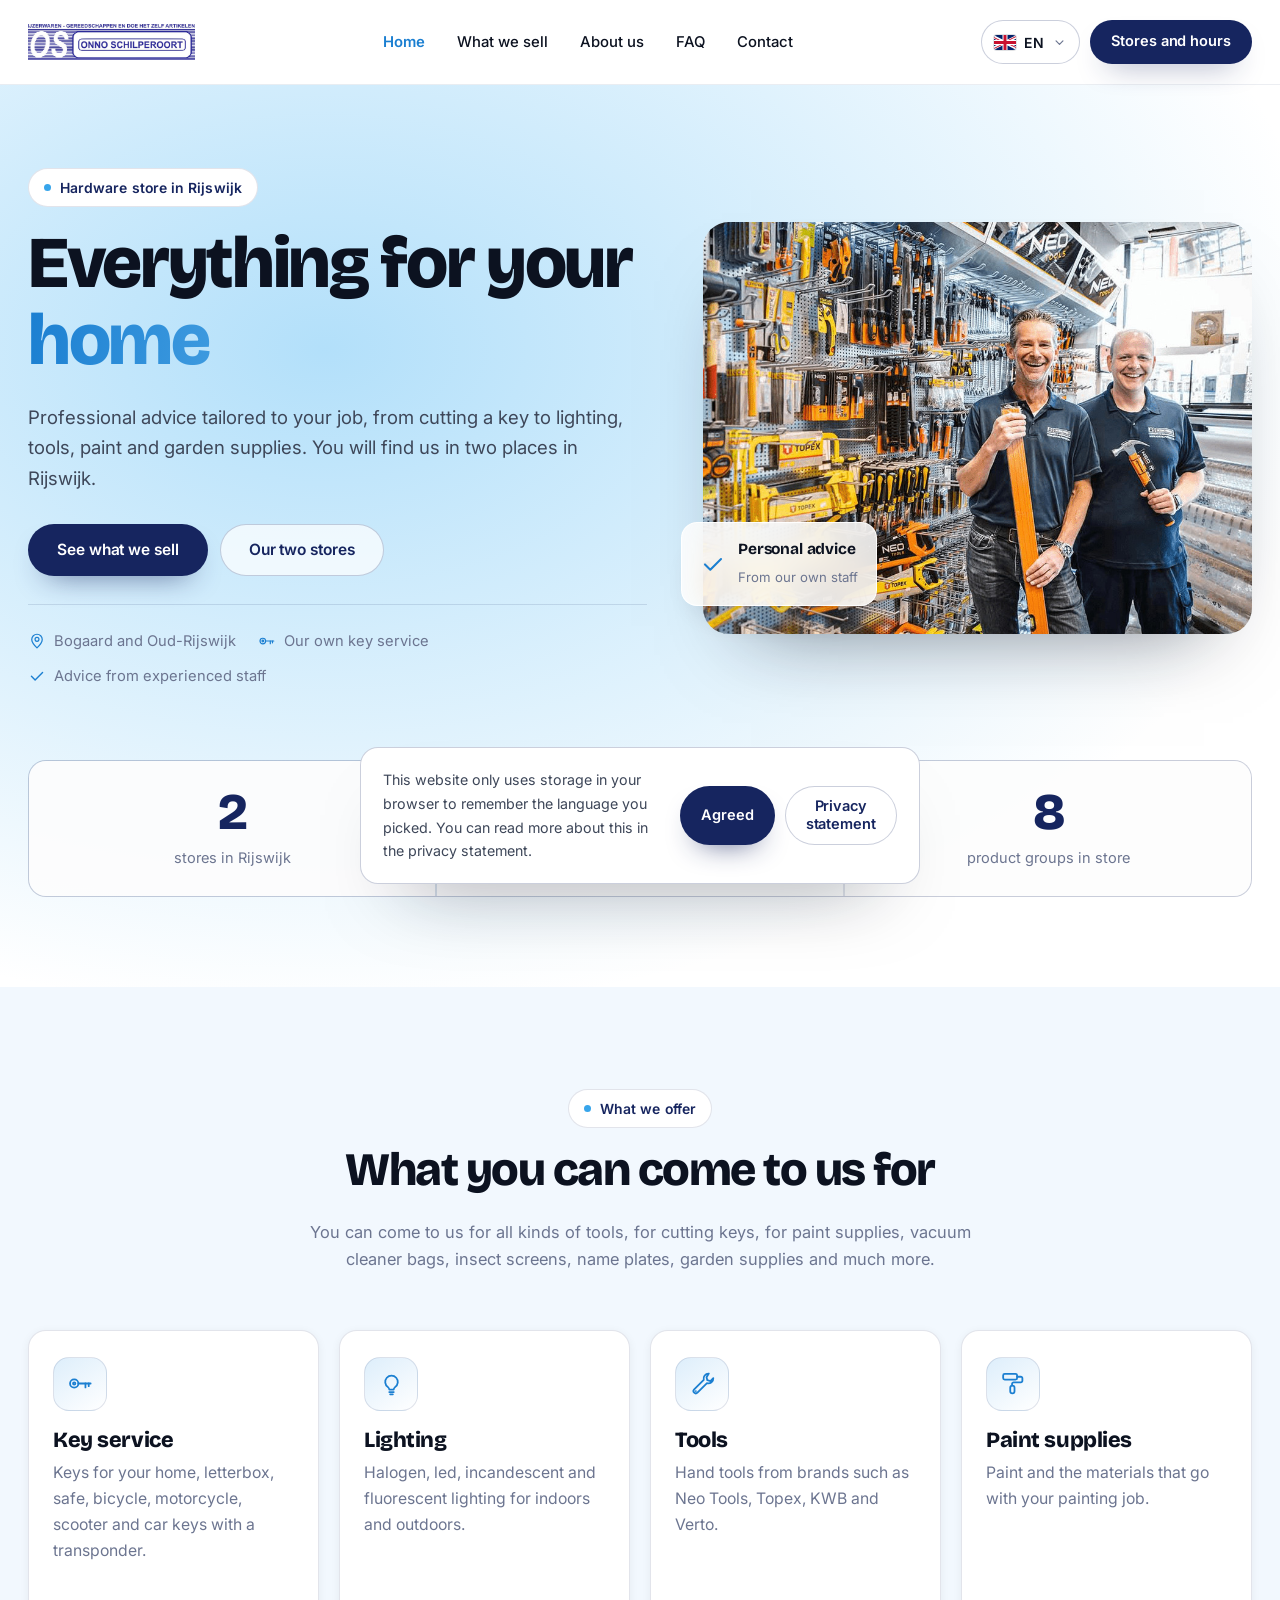
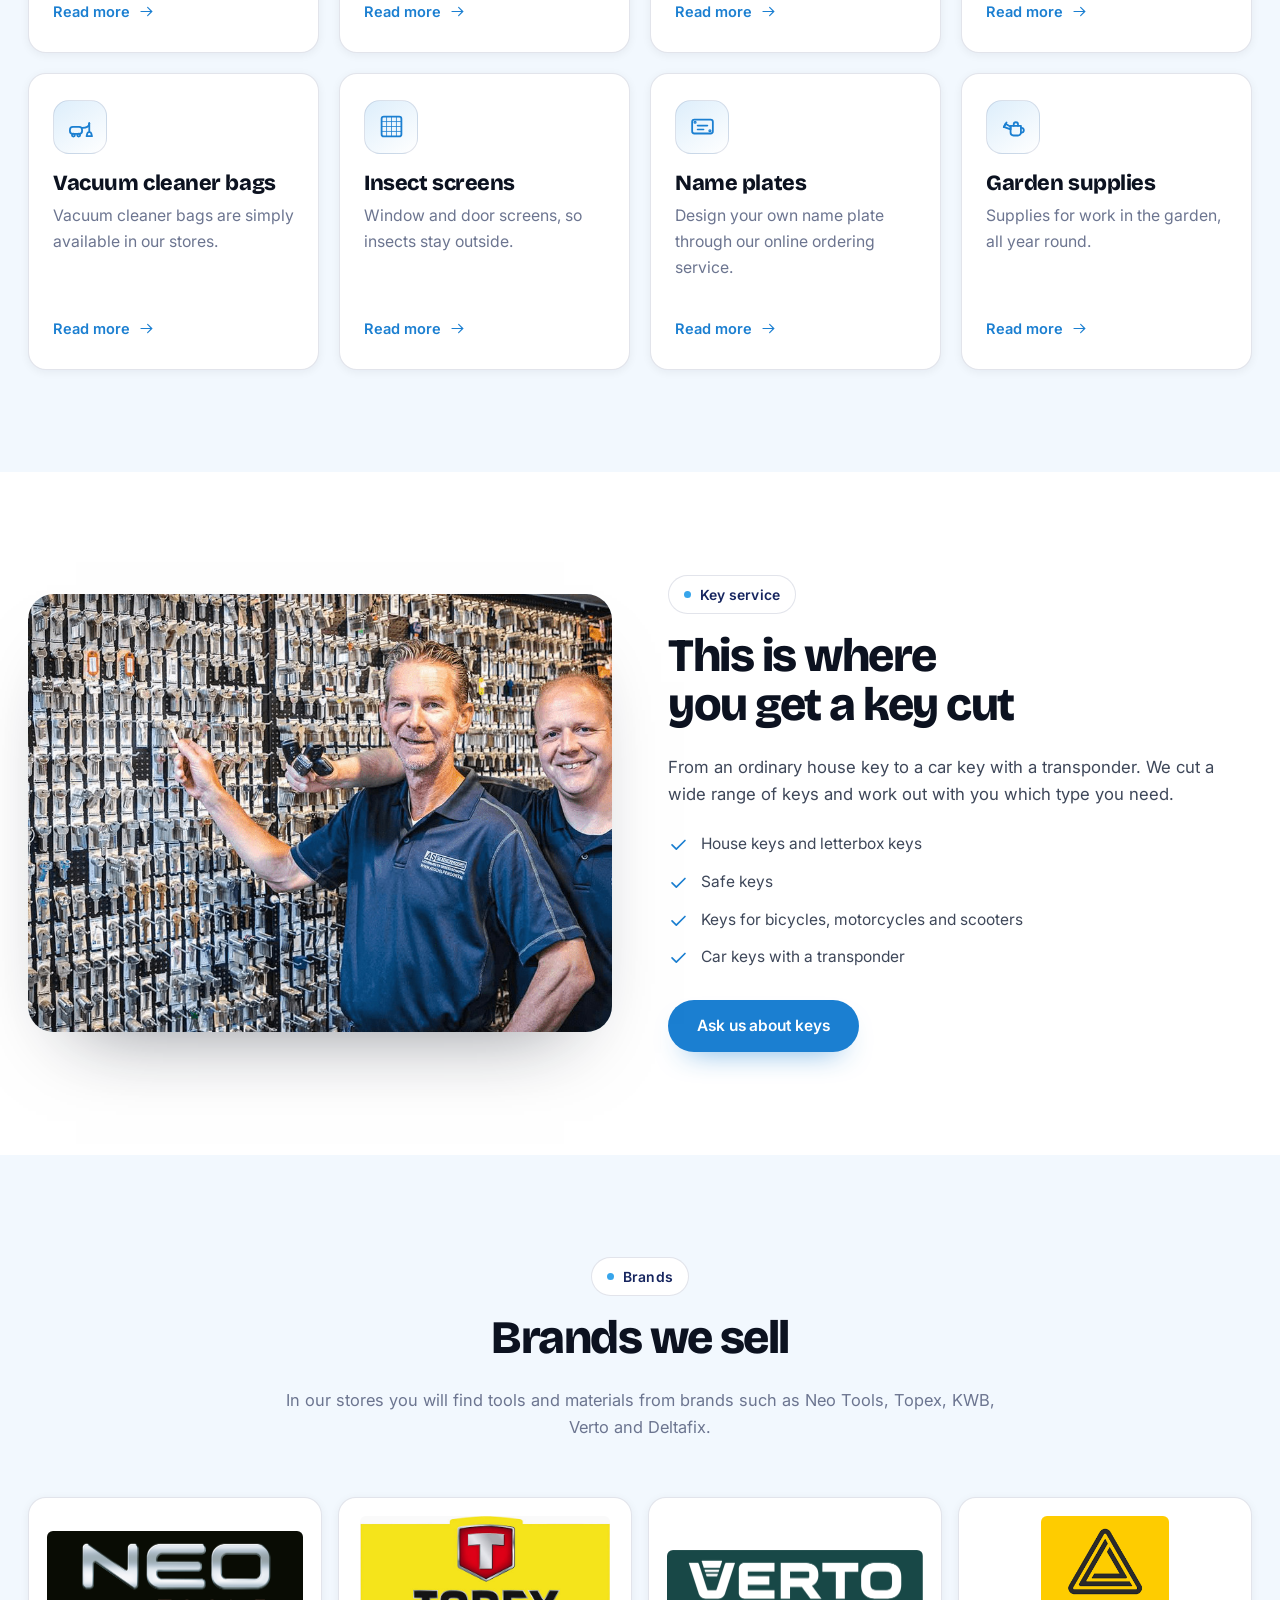
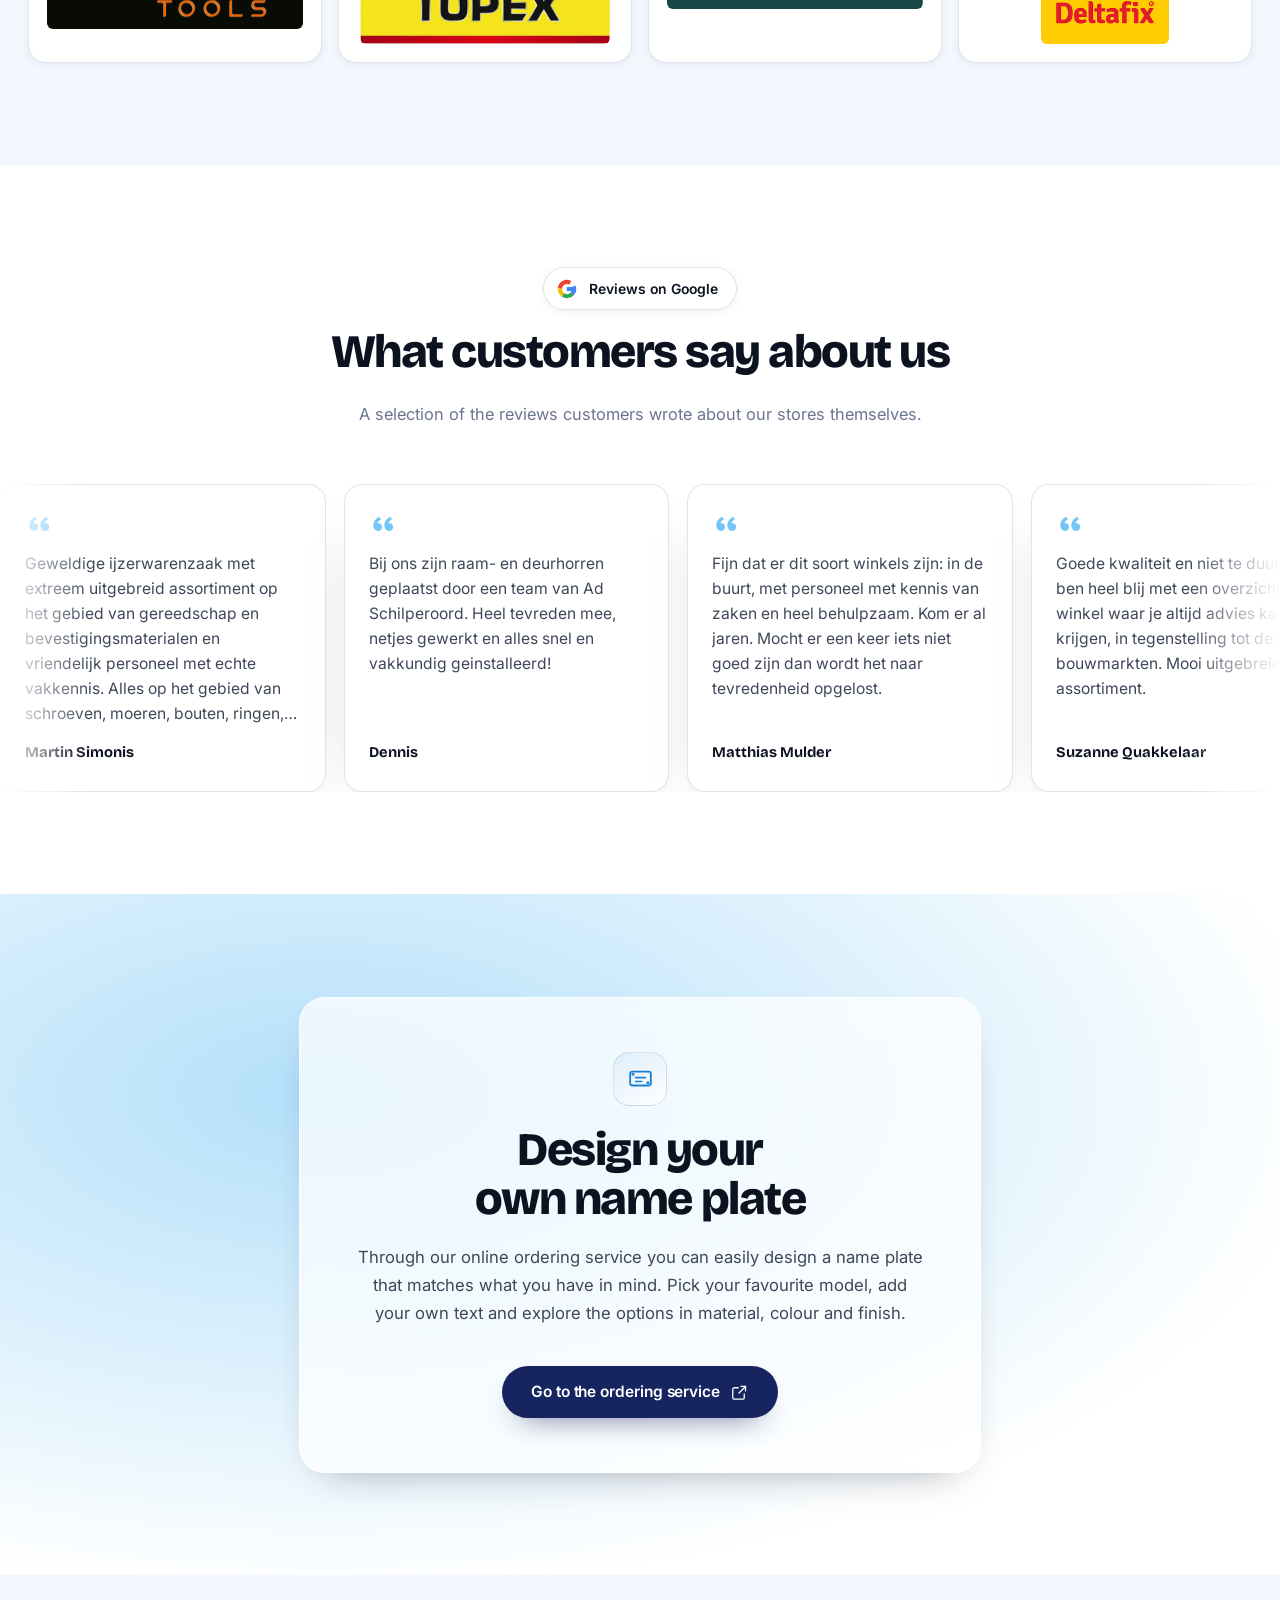
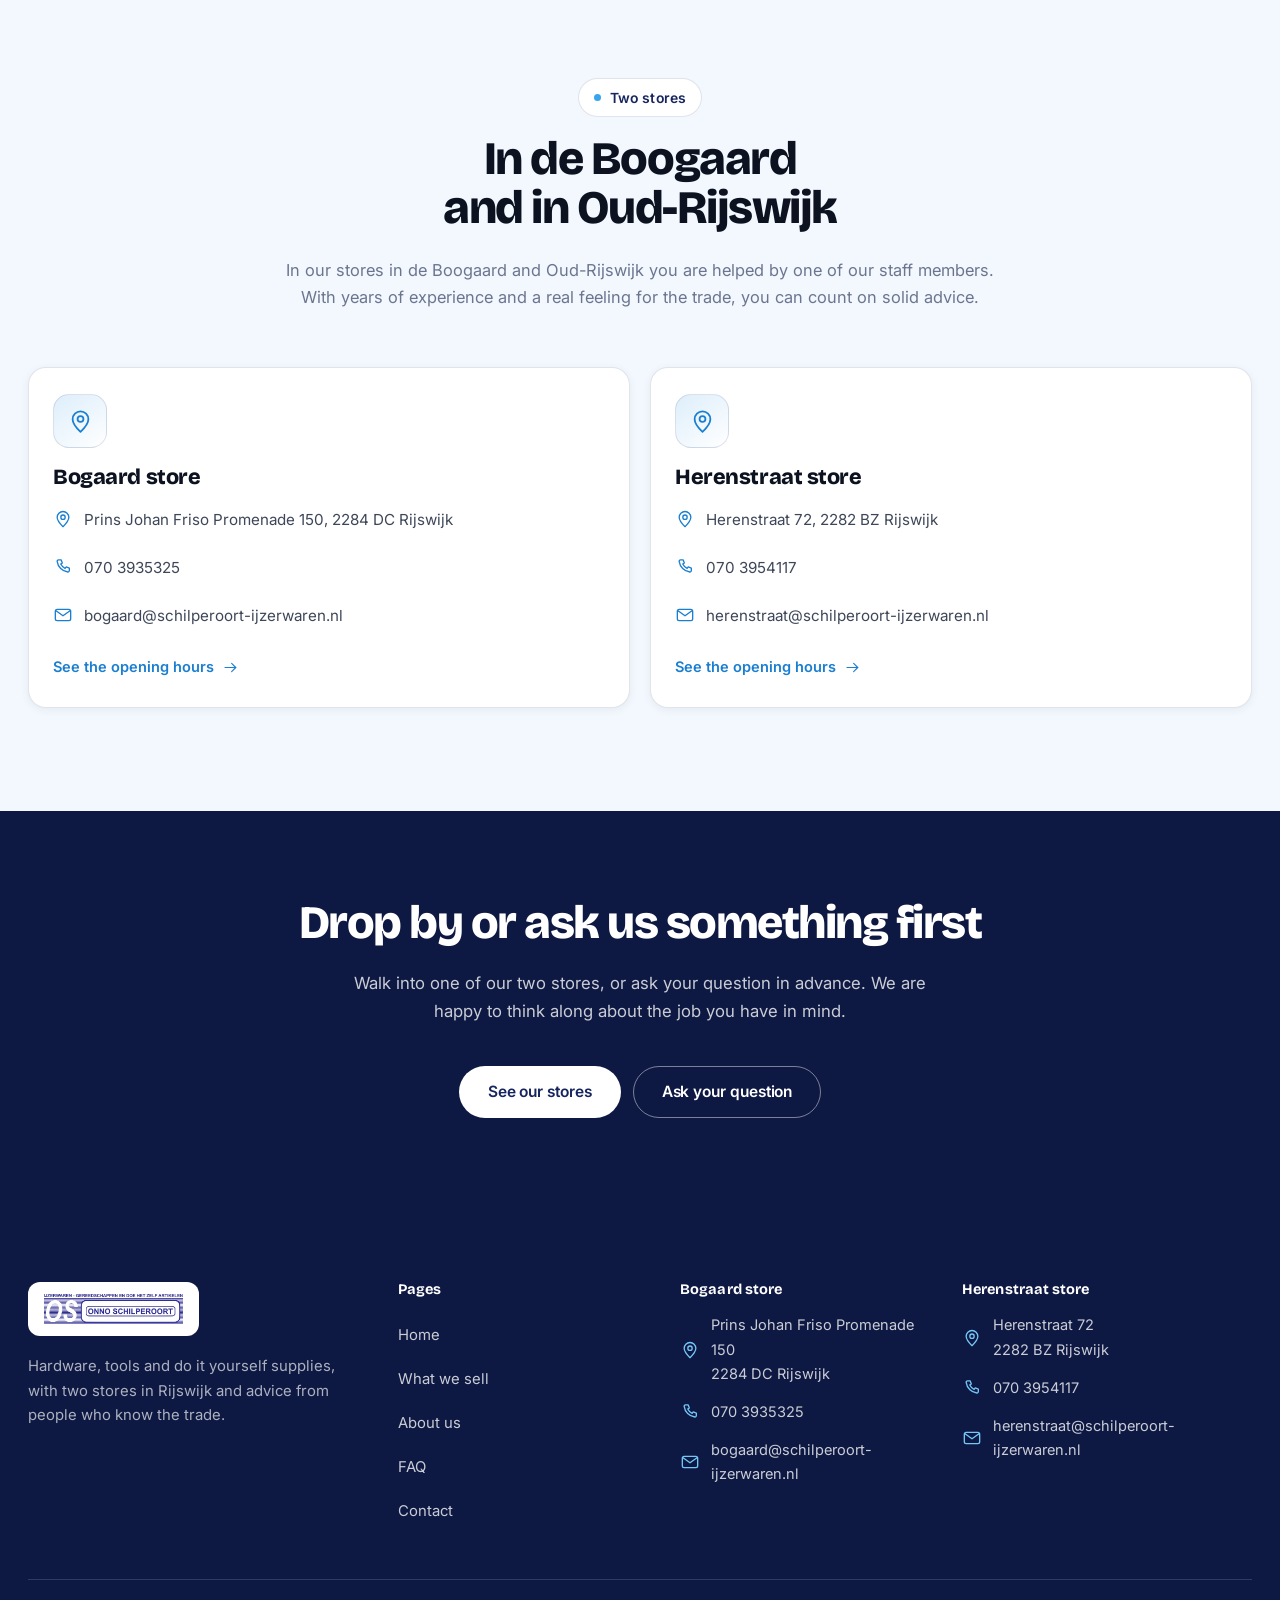
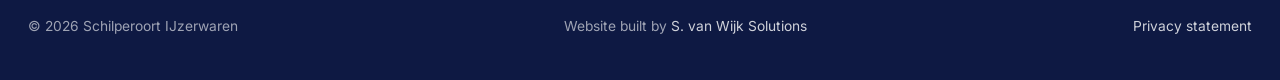
<file: index.html>
<!DOCTYPE html>
<html lang="nl">
<head>
<meta charset="UTF-8">
<meta name="viewport" content="width=device-width, initial-scale=1.0">
<meta name="robots" content="noindex, follow">
<title>Schilperoort IJzerwaren Rijswijk | Sleutels, gereedschap en verf</title>
<meta name="description" content="IJzerwarenwinkel met twee vestigingen in Rijswijk. Sleutelservice, gereedschappen, verlichting, verf, horren, naambordjes en tuinartikelen, met advies van vakmensen.">
<link rel="canonical" href="https://svanwijksolutions.github.io/schilderpoort-ijzerwaren/">
<link rel="alternate" hreflang="nl" href="https://svanwijksolutions.github.io/schilderpoort-ijzerwaren/">
<link rel="alternate" hreflang="en" href="https://svanwijksolutions.github.io/schilderpoort-ijzerwaren/">
<link rel="alternate" hreflang="x-default" href="https://svanwijksolutions.github.io/schilderpoort-ijzerwaren/">
<link rel="icon" href="assets/icons/favicon.svg" type="image/svg+xml">

<meta property="og:type" content="website">
<meta property="og:locale" content="nl_NL">
<meta property="og:title" content="Schilperoort IJzerwaren Rijswijk | Sleutels, gereedschap en verf">
<meta property="og:description" content="IJzerwarenwinkel met twee vestigingen in Rijswijk. Sleutelservice, gereedschappen, verlichting, verf, horren, naambordjes en tuinartikelen.">
<meta property="og:url" content="https://svanwijksolutions.github.io/schilderpoort-ijzerwaren/">
<meta property="og:image" content="https://svanwijksolutions.github.io/schilderpoort-ijzerwaren/assets/images/eigenaren-gereedschapswand.jpg">
<meta name="twitter:card" content="summary_large_image">

<link rel="preconnect" href="https://fonts.googleapis.com">
<link rel="preconnect" href="https://fonts.gstatic.com" crossorigin>
<link href="https://fonts.googleapis.com/css2?family=Bricolage+Grotesque:opsz,wght@12..96,400..800&family=Inter:wght@400..600&display=swap" rel="stylesheet">
<link rel="stylesheet" href="style.css">

<script type="application/ld+json">
{
  "@context": "https://schema.org",
  "@graph": [
    {
      "@type": "HardwareStore",
      "@id": "https://svanwijksolutions.github.io/schilderpoort-ijzerwaren/#bogaard",
      "name": "Schilperoort IJzerwaren, filiaal Bogaard",
      "url": "https://svanwijksolutions.github.io/schilderpoort-ijzerwaren/",
      "telephone": "+31703935325",
      "email": "bogaard@schilperoort-ijzerwaren.nl",
      "address": {
        "@type": "PostalAddress",
        "streetAddress": "Prins Johan Friso Promenade 150",
        "postalCode": "2284 DC",
        "addressLocality": "Rijswijk",
        "addressCountry": "NL"
      },
      "openingHoursSpecification": [
        { "@type": "OpeningHoursSpecification", "dayOfWeek": "Tuesday", "opens": "10:00", "closes": "17:30" },
        { "@type": "OpeningHoursSpecification", "dayOfWeek": ["Wednesday", "Thursday", "Friday"], "opens": "09:00", "closes": "17:30" },
        { "@type": "OpeningHoursSpecification", "dayOfWeek": "Saturday", "opens": "09:00", "closes": "16:00" }
      ]
    },
    {
      "@type": "HardwareStore",
      "@id": "https://svanwijksolutions.github.io/schilderpoort-ijzerwaren/#herenstraat",
      "name": "Schilperoort IJzerwaren, filiaal Herenstraat",
      "url": "https://svanwijksolutions.github.io/schilderpoort-ijzerwaren/",
      "telephone": "+31703954117",
      "email": "herenstraat@schilperoort-ijzerwaren.nl",
      "address": {
        "@type": "PostalAddress",
        "streetAddress": "Herenstraat 72",
        "postalCode": "2282 BZ",
        "addressLocality": "Rijswijk",
        "addressCountry": "NL"
      },
      "openingHoursSpecification": [
        { "@type": "OpeningHoursSpecification", "dayOfWeek": ["Tuesday", "Wednesday", "Thursday", "Friday"], "opens": "09:00", "closes": "17:30" },
        { "@type": "OpeningHoursSpecification", "dayOfWeek": "Saturday", "opens": "09:00", "closes": "16:00" }
      ]
    }
  ]
}
</script>
</head>
<body data-page="home">

<a class="skip-link" href="#main" data-i18n="a11y.skip">Naar de inhoud</a>

<div id="header-placeholder"></div>

<main id="main">

  <!-- Hero -->
  <section class="hero aurora">
    <div class="container">
      <div class="hero-grid">
        <div class="hero-copy">
          <span class="eyebrow fade-up" data-i18n="hero.eyebrow">IJzerwaren in Rijswijk</span>
          <h1 class="hero-title fade-up d1">
            <span class="line" data-i18n="hero.titleA">Alles voor in en om uw</span>
            <span class="line grad-word" data-i18n="hero.titleB">huis</span>
          </h1>
          <p class="hero-lead fade-up d2" data-i18n="hero.lead">Professioneel advies op maat, van een sleutel bijmaken tot verlichting, gereedschap, verf en tuinartikelen. U vindt ons op twee plekken in Rijswijk.</p>
          <div class="hero-actions fade-up d3">
            <a class="btn btn-primary" href="assortiment.html" data-i18n="hero.ctaPrimary">Bekijk het assortiment</a>
            <a class="btn btn-ghost" href="contact.html#locaties" data-i18n="hero.ctaSecondary">Onze twee filialen</a>
          </div>
          <ul class="hero-meta fade-up d4">
            <li>
              <svg class="icon" aria-hidden="true"><use href="assets/icons/sprite.svg#icon-pin"></use></svg>
              <span data-i18n="hero.meta1">Bogaard en Oud-Rijswijk</span>
            </li>
            <li>
              <svg class="icon" aria-hidden="true"><use href="assets/icons/sprite.svg#icon-key"></use></svg>
              <span data-i18n="hero.meta2">Eigen sleutelservice</span>
            </li>
            <li>
              <svg class="icon" aria-hidden="true"><use href="assets/icons/sprite.svg#icon-check"></use></svg>
              <span data-i18n="hero.meta3">Advies van vakmensen</span>
            </li>
          </ul>
        </div>

        <div class="hero-media fade-up d2">
          <div class="photo-frame hero-photo">
            <img src="assets/images/eigenaren-gereedschapswand.jpg"
                 alt="Twee medewerkers van Schilperoort IJzerwaren bij de gereedschapswand in de winkel"
                 width="1200" height="675" loading="eager">
          </div>
          <div class="hero-card">
            <svg class="icon" aria-hidden="true"><use href="assets/icons/sprite.svg#icon-check"></use></svg>
            <div>
              <strong data-i18n="hero.cardTitle">Persoonlijk advies</strong>
              <span data-i18n="hero.cardText">Van onze eigen medewerkers</span>
            </div>
          </div>
        </div>
      </div>

      <div class="stats-strip reveal">
        <div class="stat">
          <span class="stat-num" data-count="2">2</span>
          <span class="stat-label" data-i18n="stats.one">winkels in Rijswijk</span>
        </div>
        <div class="stat">
          <span class="stat-num" data-count="5">5</span>
          <span class="stat-label" data-i18n="stats.two">dagen per week open</span>
        </div>
        <div class="stat">
          <span class="stat-num" data-count="8">8</span>
          <span class="stat-label" data-i18n="stats.three">productgroepen in de winkel</span>
        </div>
      </div>
    </div>
  </section>

  <!-- Assortiment -->
  <section class="section section-tint" id="assortiment">
    <div class="container">
      <div class="section-head centered reveal">
        <span class="eyebrow" data-i18n="offer.eyebrow">Ons aanbod</span>
        <h2 data-i18n="offer.title">Waarvoor u bij ons terecht kunt</h2>
        <p data-i18n="offer.lead">U kunt bij ons terecht voor diverse gereedschappen, voor het bijmaken van diverse sleutels, verfartikelen, stofzuigerzakken, horren, naamplaatjes, tuinartikelen en nog veel meer.</p>
      </div>

      <div class="cards-grid grid-4">
        <article class="card reveal">
          <span class="card-icon"><svg class="icon" aria-hidden="true"><use href="assets/icons/sprite.svg#icon-key"></use></svg></span>
          <h3 data-i18n="offer.keys.title">Sleutelservice</h3>
          <p data-i18n="offer.keys.text">Sleutels voor huis, brievenbus, kluis, fiets, motor, scooter en auto met transponder.</p>
          <a class="card-link" href="assortiment.html#sleutelservice">
            <span data-i18n="common.more">Meer hierover</span>
            <svg class="icon" aria-hidden="true"><use href="assets/icons/sprite.svg#icon-arrow"></use></svg>
          </a>
        </article>

        <article class="card reveal delay-1">
          <span class="card-icon"><svg class="icon" aria-hidden="true"><use href="assets/icons/sprite.svg#icon-bulb"></use></svg></span>
          <h3 data-i18n="offer.light.title">Verlichting</h3>
          <p data-i18n="offer.light.text">Halogeen, led, gloeilampen en tl-verlichting voor binnen en buiten.</p>
          <a class="card-link" href="assortiment.html#verlichting">
            <span data-i18n="common.more">Meer hierover</span>
            <svg class="icon" aria-hidden="true"><use href="assets/icons/sprite.svg#icon-arrow"></use></svg>
          </a>
        </article>

        <article class="card reveal delay-2">
          <span class="card-icon"><svg class="icon" aria-hidden="true"><use href="assets/icons/sprite.svg#icon-tools"></use></svg></span>
          <h3 data-i18n="offer.tools.title">Gereedschappen</h3>
          <p data-i18n="offer.tools.text">Handgereedschap van merken als Neo Tools, Topex, KWB en Verto.</p>
          <a class="card-link" href="assortiment.html#gereedschap">
            <span data-i18n="common.more">Meer hierover</span>
            <svg class="icon" aria-hidden="true"><use href="assets/icons/sprite.svg#icon-arrow"></use></svg>
          </a>
        </article>

        <article class="card reveal delay-3">
          <span class="card-icon"><svg class="icon" aria-hidden="true"><use href="assets/icons/sprite.svg#icon-paint"></use></svg></span>
          <h3 data-i18n="offer.paint.title">Verfartikelen</h3>
          <p data-i18n="offer.paint.text">Verf en bijbehorende materialen voor uw schilderwerk.</p>
          <a class="card-link" href="assortiment.html#verf">
            <span data-i18n="common.more">Meer hierover</span>
            <svg class="icon" aria-hidden="true"><use href="assets/icons/sprite.svg#icon-arrow"></use></svg>
          </a>
        </article>

        <article class="card reveal">
          <span class="card-icon"><svg class="icon" aria-hidden="true"><use href="assets/icons/sprite.svg#icon-vacuum"></use></svg></span>
          <h3 data-i18n="offer.bags.title">Stofzuigerzakken</h3>
          <p data-i18n="offer.bags.text">Stofzuigerzakken haalt u gewoon bij ons in de winkel.</p>
          <a class="card-link" href="assortiment.html#stofzuigerzakken">
            <span data-i18n="common.more">Meer hierover</span>
            <svg class="icon" aria-hidden="true"><use href="assets/icons/sprite.svg#icon-arrow"></use></svg>
          </a>
        </article>

        <article class="card reveal delay-1">
          <span class="card-icon"><svg class="icon" aria-hidden="true"><use href="assets/icons/sprite.svg#icon-screen"></use></svg></span>
          <h3 data-i18n="offer.screens.title">Horren</h3>
          <p data-i18n="offer.screens.text">Raam- en deurhorren, zodat insecten buiten blijven.</p>
          <a class="card-link" href="assortiment.html#horren">
            <span data-i18n="common.more">Meer hierover</span>
            <svg class="icon" aria-hidden="true"><use href="assets/icons/sprite.svg#icon-arrow"></use></svg>
          </a>
        </article>

        <article class="card reveal delay-2">
          <span class="card-icon"><svg class="icon" aria-hidden="true"><use href="assets/icons/sprite.svg#icon-nameplate"></use></svg></span>
          <h3 data-i18n="offer.plates.title">Naambordjes</h3>
          <p data-i18n="offer.plates.text">Zelf een naambordje ontwerpen via onze online bestelservice.</p>
          <a class="card-link" href="assortiment.html#naambordjes">
            <span data-i18n="common.more">Meer hierover</span>
            <svg class="icon" aria-hidden="true"><use href="assets/icons/sprite.svg#icon-arrow"></use></svg>
          </a>
        </article>

        <article class="card reveal delay-3">
          <span class="card-icon"><svg class="icon" aria-hidden="true"><use href="assets/icons/sprite.svg#icon-garden"></use></svg></span>
          <h3 data-i18n="offer.garden.title">Tuinartikelen</h3>
          <p data-i18n="offer.garden.text">Spullen voor het werk in de tuin, het hele jaar door.</p>
          <a class="card-link" href="assortiment.html#tuin">
            <span data-i18n="common.more">Meer hierover</span>
            <svg class="icon" aria-hidden="true"><use href="assets/icons/sprite.svg#icon-arrow"></use></svg>
          </a>
        </article>
      </div>
    </div>
  </section>

  <!-- Sleutelservice -->
  <section class="section">
    <div class="container">
      <div class="split">
        <div class="split-media reveal">
          <div class="photo-frame">
            <img src="assets/images/sleutelservice-sleutelwand.jpg"
                 alt="Twee medewerkers van Schilperoort IJzerwaren bij de sleutelwand in de winkel"
                 width="1200" height="675" loading="lazy">
          </div>
        </div>
        <div class="split-copy reveal delay-1">
          <span class="eyebrow" data-i18n="keys.eyebrow">Sleutelservice</span>
          <h2 data-i18n="keys.title">Een sleutel bijmaken doet u hier</h2>
          <p data-i18n="keys.text">Van een gewone huissleutel tot een autosleutel met transponder. Wij maken uiteenlopende sleutels voor u bij en zoeken samen met u uit welk type u nodig heeft.</p>
          <ul class="feature-list">
            <li>
              <svg class="icon" aria-hidden="true"><use href="assets/icons/sprite.svg#icon-check"></use></svg>
              <span data-i18n="keys.item1">Huissleutels en brievenbussleutels</span>
            </li>
            <li>
              <svg class="icon" aria-hidden="true"><use href="assets/icons/sprite.svg#icon-check"></use></svg>
              <span data-i18n="keys.item2">Kluissleutels</span>
            </li>
            <li>
              <svg class="icon" aria-hidden="true"><use href="assets/icons/sprite.svg#icon-check"></use></svg>
              <span data-i18n="keys.item3">Sleutels voor fiets, motor en scooter</span>
            </li>
            <li>
              <svg class="icon" aria-hidden="true"><use href="assets/icons/sprite.svg#icon-check"></use></svg>
              <span data-i18n="keys.item4">Autosleutels met transponder</span>
            </li>
          </ul>
          <div class="hero-actions">
            <a class="btn btn-accent" href="contact.html#formulier" data-i18n="keys.cta">Stel uw vraag over sleutels</a>
          </div>
        </div>
      </div>
    </div>
  </section>

  <!-- Merken -->
  <section class="section section-tint">
    <div class="container">
      <div class="section-head centered reveal">
        <span class="eyebrow" data-i18n="brands.eyebrow">Merken</span>
        <h2 data-i18n="brands.title">Merken die wij verkopen</h2>
        <p data-i18n="brands.lead">In onze winkels vindt u gereedschap en materialen van onder andere Neo Tools, Topex, KWB, Verto en Deltafix.</p>
      </div>
      <div class="brands-grid">
        <div class="brand-card reveal">
          <img src="assets/images/merk-neo-tools.png" alt="Logo van Neo Tools" width="1024" height="394" loading="lazy">
        </div>
        <div class="brand-card reveal delay-1">
          <img src="assets/images/merk-topex.jpg" alt="Logo van Topex" width="640" height="326" loading="lazy">
        </div>
        <div class="brand-card reveal delay-2">
          <img src="assets/images/merk-verto.png" alt="Logo van Verto" width="1024" height="237" loading="lazy">
        </div>
        <div class="brand-card reveal delay-3">
          <img src="assets/images/merk-deltafix.png" alt="Logo van Deltafix" width="225" height="225" loading="lazy">
        </div>
      </div>
    </div>
  </section>

  <!-- Reviews -->
  <section class="tm-section">
    <div class="container section-head centered reveal">
      <span class="tm-badge">
        <svg class="icon" aria-hidden="true"><use href="assets/icons/sprite.svg#icon-google"></use></svg>
        <span data-i18n="reviews.badge">Reviews op Google</span>
      </span>
      <h2 data-i18n="reviews.title">Wat klanten over ons zeggen</h2>
      <p data-i18n="reviews.lead">Een greep uit de reacties die klanten zelf over onze winkels schreven.</p>
    </div>

    <div class="tm-viewport">
      <div class="tm-track">
        <!-- set 1 -->
        <figure class="tm-card">
          <svg class="icon" aria-hidden="true"><use href="assets/icons/sprite.svg#icon-quote"></use></svg>
          <blockquote class="tm-quote">Geweldige ijzerwarenzaak met extreem uitgebreid assortiment op het gebied van gereedschap en bevestigingsmaterialen en vriendelijk personeel met echte vakkennis. Alles op het gebied van schroeven, moeren, bouten, ringen, dopjes, haakjes, oogjes, ophangsystemen, elektra, kabels, kettingen, beems, trekkers, matten, etc. Tevens is er een sleutelservice.</blockquote>
          <figcaption class="tm-name">Martin Simonis</figcaption>
        </figure>
        <figure class="tm-card">
          <svg class="icon" aria-hidden="true"><use href="assets/icons/sprite.svg#icon-quote"></use></svg>
          <blockquote class="tm-quote">Bij ons zijn raam- en deurhorren geplaatst door een team van Ad Schilperoord. Heel tevreden mee, netjes gewerkt en alles snel en vakkundig geinstalleerd!</blockquote>
          <figcaption class="tm-name">Dennis</figcaption>
        </figure>
        <figure class="tm-card">
          <svg class="icon" aria-hidden="true"><use href="assets/icons/sprite.svg#icon-quote"></use></svg>
          <blockquote class="tm-quote">Fijn dat er dit soort winkels zijn: in de buurt, met personeel met kennis van zaken en heel behulpzaam. Kom er al jaren. Mocht er een keer iets niet goed zijn dan wordt het naar tevredenheid opgelost.</blockquote>
          <figcaption class="tm-name">Matthias Mulder</figcaption>
        </figure>
        <figure class="tm-card">
          <svg class="icon" aria-hidden="true"><use href="assets/icons/sprite.svg#icon-quote"></use></svg>
          <blockquote class="tm-quote">Goede kwaliteit en niet te duur. Ik ben heel blij met een overzichtelijke winkel waar je altijd advies kan krijgen, in tegenstelling tot de grote bouwmarkten. Mooi uitgebreid assortiment.</blockquote>
          <figcaption class="tm-name">Suzanne Quakkelaar</figcaption>
        </figure>
        <figure class="tm-card">
          <svg class="icon" aria-hidden="true"><use href="assets/icons/sprite.svg#icon-quote"></use></svg>
          <blockquote class="tm-quote">Fantastische winkel, personeel dat weet waar ze het over hebben, je kunnen helpen omdat ze mee denken en als je iets nodig hebt weten ze precies te vinden in welk bakje het zit. Prijzen zijn prima, service perfect!</blockquote>
          <figcaption class="tm-name">Tom Wonders</figcaption>
        </figure>
        <figure class="tm-card">
          <svg class="icon" aria-hidden="true"><use href="assets/icons/sprite.svg#icon-quote"></use></svg>
          <blockquote class="tm-quote">Heerlijk mee denkende personeel. Had een vraag en hun een perfecte oplossing. En koste me nog geen 3 euro en ben er super blij mee. Kom er graag als er iets in huis gedaan moet worden.</blockquote>
          <figcaption class="tm-name">Ser B</figcaption>
        </figure>

        <!-- set 2: exacte kopie voor de naadloze loop -->
        <figure class="tm-card" aria-hidden="true">
          <svg class="icon" aria-hidden="true"><use href="assets/icons/sprite.svg#icon-quote"></use></svg>
          <blockquote class="tm-quote">Geweldige ijzerwarenzaak met extreem uitgebreid assortiment op het gebied van gereedschap en bevestigingsmaterialen en vriendelijk personeel met echte vakkennis. Alles op het gebied van schroeven, moeren, bouten, ringen, dopjes, haakjes, oogjes, ophangsystemen, elektra, kabels, kettingen, beems, trekkers, matten, etc. Tevens is er een sleutelservice.</blockquote>
          <figcaption class="tm-name">Martin Simonis</figcaption>
        </figure>
        <figure class="tm-card" aria-hidden="true">
          <svg class="icon" aria-hidden="true"><use href="assets/icons/sprite.svg#icon-quote"></use></svg>
          <blockquote class="tm-quote">Bij ons zijn raam- en deurhorren geplaatst door een team van Ad Schilperoord. Heel tevreden mee, netjes gewerkt en alles snel en vakkundig geinstalleerd!</blockquote>
          <figcaption class="tm-name">Dennis</figcaption>
        </figure>
        <figure class="tm-card" aria-hidden="true">
          <svg class="icon" aria-hidden="true"><use href="assets/icons/sprite.svg#icon-quote"></use></svg>
          <blockquote class="tm-quote">Fijn dat er dit soort winkels zijn: in de buurt, met personeel met kennis van zaken en heel behulpzaam. Kom er al jaren. Mocht er een keer iets niet goed zijn dan wordt het naar tevredenheid opgelost.</blockquote>
          <figcaption class="tm-name">Matthias Mulder</figcaption>
        </figure>
        <figure class="tm-card" aria-hidden="true">
          <svg class="icon" aria-hidden="true"><use href="assets/icons/sprite.svg#icon-quote"></use></svg>
          <blockquote class="tm-quote">Goede kwaliteit en niet te duur. Ik ben heel blij met een overzichtelijke winkel waar je altijd advies kan krijgen, in tegenstelling tot de grote bouwmarkten. Mooi uitgebreid assortiment.</blockquote>
          <figcaption class="tm-name">Suzanne Quakkelaar</figcaption>
        </figure>
        <figure class="tm-card" aria-hidden="true">
          <svg class="icon" aria-hidden="true"><use href="assets/icons/sprite.svg#icon-quote"></use></svg>
          <blockquote class="tm-quote">Fantastische winkel, personeel dat weet waar ze het over hebben, je kunnen helpen omdat ze mee denken en als je iets nodig hebt weten ze precies te vinden in welk bakje het zit. Prijzen zijn prima, service perfect!</blockquote>
          <figcaption class="tm-name">Tom Wonders</figcaption>
        </figure>
        <figure class="tm-card" aria-hidden="true">
          <svg class="icon" aria-hidden="true"><use href="assets/icons/sprite.svg#icon-quote"></use></svg>
          <blockquote class="tm-quote">Heerlijk mee denkende personeel. Had een vraag en hun een perfecte oplossing. En koste me nog geen 3 euro en ben er super blij mee. Kom er graag als er iets in huis gedaan moet worden.</blockquote>
          <figcaption class="tm-name">Ser B</figcaption>
        </figure>
      </div>
    </div>
  </section>

  <!-- Naambordjes -->
  <section class="section aurora">
    <div class="container">
      <div class="highlight-block reveal">
        <span class="card-icon"><svg class="icon" aria-hidden="true"><use href="assets/icons/sprite.svg#icon-nameplate"></use></svg></span>
        <h2 data-i18n="plates.title">Uw eigen naambordje ontwerpen</h2>
        <p data-i18n="plates.text">Via onze online bestelservice ontwerpt u eenvoudig een naambordje dat perfect aansluit bij uw wensen. Kies uw favoriete model, voeg uw eigen tekst toe en ontdek de vele mogelijkheden in materiaal, kleur en uitvoering.</p>
        <a class="btn btn-primary" href="https://1034000.naambord.nl/" target="_blank" rel="noopener">
          <span data-i18n="plates.cta">Naar de bestelservice</span>
          <svg class="icon" aria-hidden="true"><use href="assets/icons/sprite.svg#icon-external"></use></svg>
        </a>
      </div>
    </div>
  </section>

  <!-- Locaties -->
  <section class="section section-tint">
    <div class="container">
      <div class="section-head centered reveal">
        <span class="eyebrow" data-i18n="locations.eyebrow">Twee winkels</span>
        <h2 data-i18n="locations.title">In de Bogaard en in Oud-Rijswijk</h2>
        <p data-i18n="locations.lead">In onze filialen in de Bogaard en Oud-Rijswijk wordt u vakkundig geholpen door 1 van onze medewerkers. Met jarenlange ervaring en passie voor het vak kunt u er vanuit gaan dat u goed advies krijgt.</p>
      </div>

      <div class="cards-grid">
        <article class="card reveal">
          <span class="card-icon"><svg class="icon" aria-hidden="true"><use href="assets/icons/sprite.svg#icon-pin"></use></svg></span>
          <h3 data-i18n="locations.bogaard">Filiaal Bogaard</h3>
          <ul class="contact-list">
            <li>
              <svg class="icon" aria-hidden="true"><use href="assets/icons/sprite.svg#icon-pin"></use></svg>
              <a href="https://www.google.com/maps/search/?api=1&amp;query=Prins+Johan+Friso+Promenade+150+2284+DC+Rijswijk" target="_blank" rel="noopener">Prins Johan Friso Promenade 150, 2284 DC Rijswijk</a>
            </li>
            <li>
              <svg class="icon" aria-hidden="true"><use href="assets/icons/sprite.svg#icon-phone"></use></svg>
              <a href="tel:+31703935325">070 3935325</a>
            </li>
            <li>
              <svg class="icon" aria-hidden="true"><use href="assets/icons/sprite.svg#icon-mail"></use></svg>
              <a href="mailto:bogaard@schilperoort-ijzerwaren.nl">bogaard@schilperoort-ijzerwaren.nl</a>
            </li>
          </ul>
          <a class="card-link" href="contact.html#locaties">
            <span data-i18n="locations.hoursLink">Bekijk de openingstijden</span>
            <svg class="icon" aria-hidden="true"><use href="assets/icons/sprite.svg#icon-arrow"></use></svg>
          </a>
        </article>

        <article class="card reveal delay-1">
          <span class="card-icon"><svg class="icon" aria-hidden="true"><use href="assets/icons/sprite.svg#icon-pin"></use></svg></span>
          <h3 data-i18n="locations.herenstraat">Filiaal Herenstraat</h3>
          <ul class="contact-list">
            <li>
              <svg class="icon" aria-hidden="true"><use href="assets/icons/sprite.svg#icon-pin"></use></svg>
              <a href="https://www.google.com/maps/search/?api=1&amp;query=Herenstraat+72+2282+BZ+Rijswijk" target="_blank" rel="noopener">Herenstraat 72, 2282 BZ Rijswijk</a>
            </li>
            <li>
              <svg class="icon" aria-hidden="true"><use href="assets/icons/sprite.svg#icon-phone"></use></svg>
              <a href="tel:+31703954117">070 3954117</a>
            </li>
            <li>
              <svg class="icon" aria-hidden="true"><use href="assets/icons/sprite.svg#icon-mail"></use></svg>
              <a href="mailto:herenstraat@schilperoort-ijzerwaren.nl">herenstraat@schilperoort-ijzerwaren.nl</a>
            </li>
          </ul>
          <a class="card-link" href="contact.html#locaties">
            <span data-i18n="locations.hoursLink">Bekijk de openingstijden</span>
            <svg class="icon" aria-hidden="true"><use href="assets/icons/sprite.svg#icon-arrow"></use></svg>
          </a>
        </article>
      </div>
    </div>
  </section>

  <!-- CTA -->
  <section class="cta-band">
    <div class="container cta-inner">
      <h2 data-i18n="cta.title">Even langskomen of eerst iets vragen</h2>
      <p data-i18n="cta.text">Loop binnen in een van onze twee winkels, of stel uw vraag vooraf. Wij denken graag met u mee over de klus die u in gedachten heeft.</p>
      <div class="cta-actions">
        <a class="btn btn-light" href="contact.html#locaties" data-i18n="cta.primary">Bekijk onze filialen</a>
        <a class="btn btn-outline-light" href="contact.html#formulier" data-i18n="cta.secondary">Stel uw vraag</a>
      </div>
    </div>
  </section>

</main>

<div id="footer-placeholder"></div>

<div class="cookie-banner" role="dialog" aria-live="polite">
  <p data-i18n="cookie.text">Deze website gebruikt alleen opslag in uw browser om uw taalkeuze te onthouden. Meer hierover leest u in de privacyverklaring.</p>
  <div class="cookie-actions">
    <button type="button" class="btn btn-primary btn-sm" data-cookie-accept data-i18n="cookie.accept">Akkoord</button>
    <a class="btn btn-ghost btn-sm" href="privacy.html" data-i18n="cookie.more">Privacyverklaring</a>
  </div>
</div>

<script src="js/script.js" defer></script>
</body>
</html>
</file>
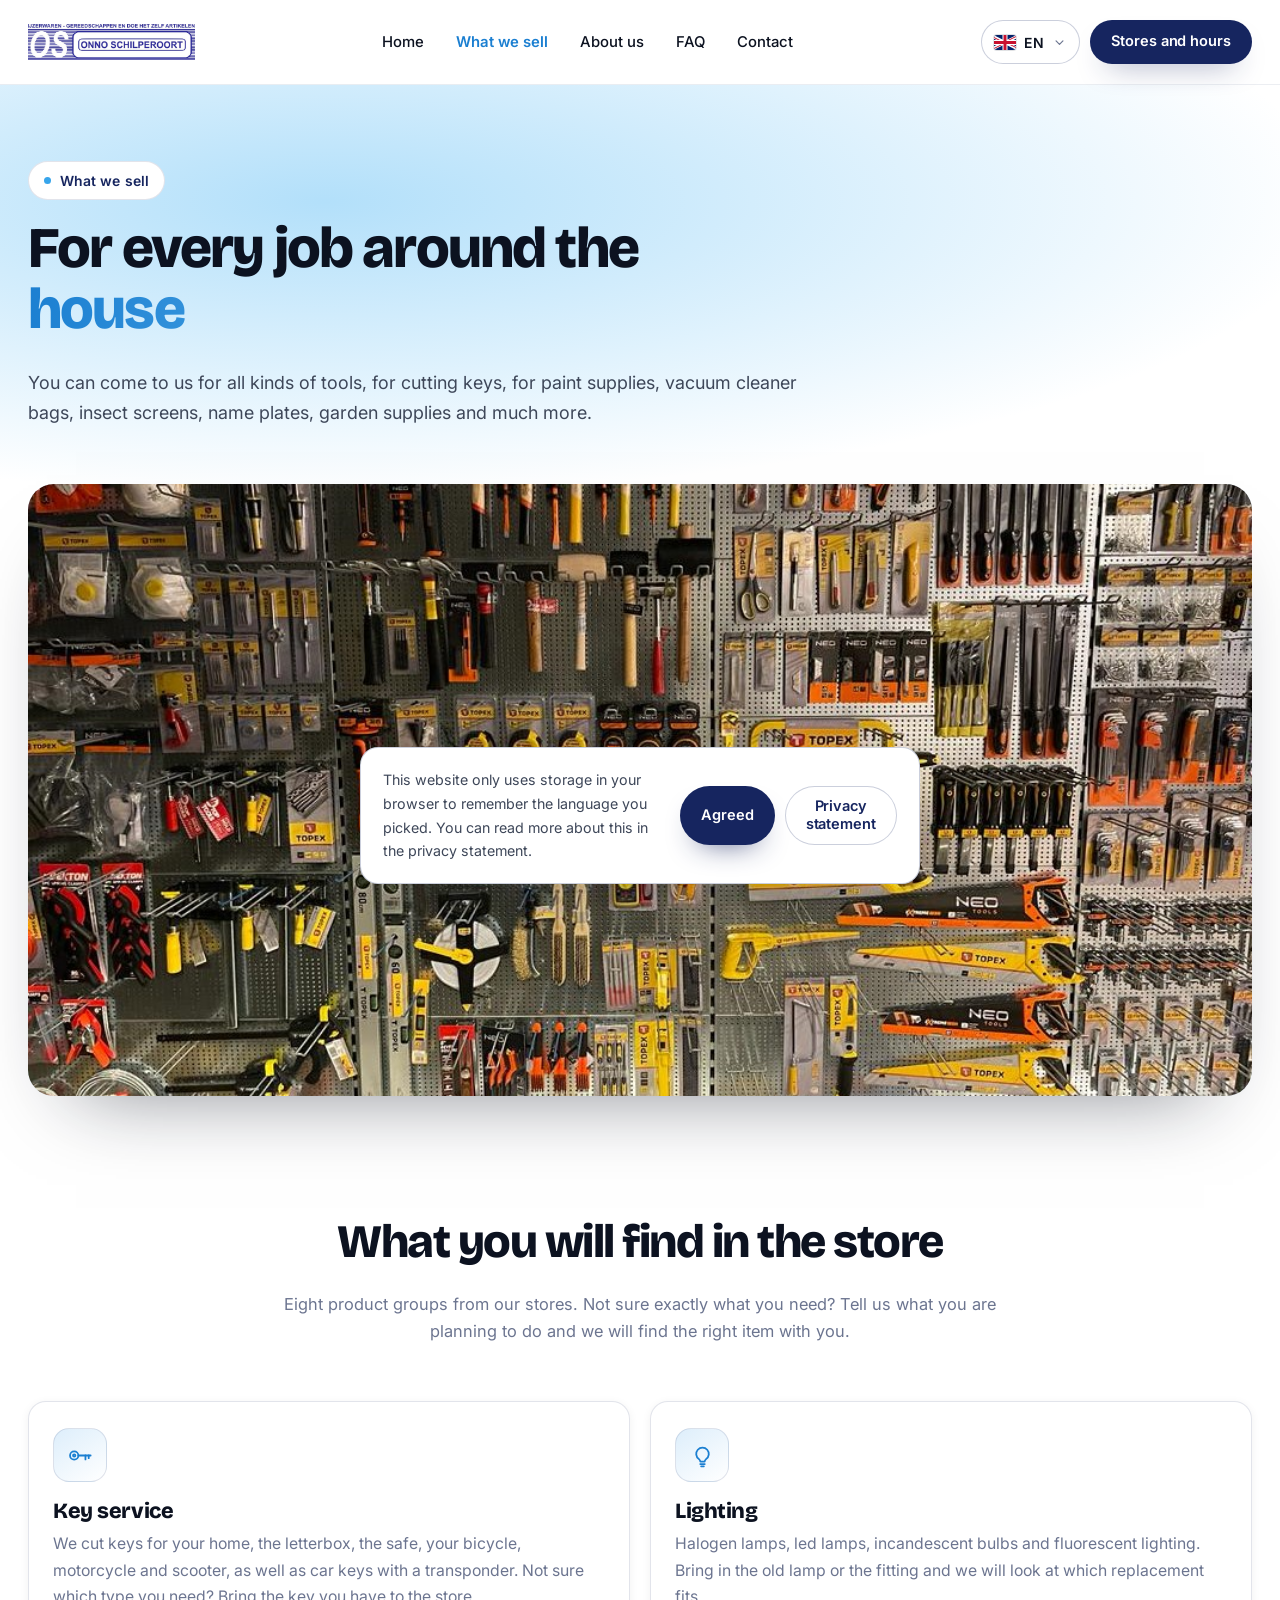
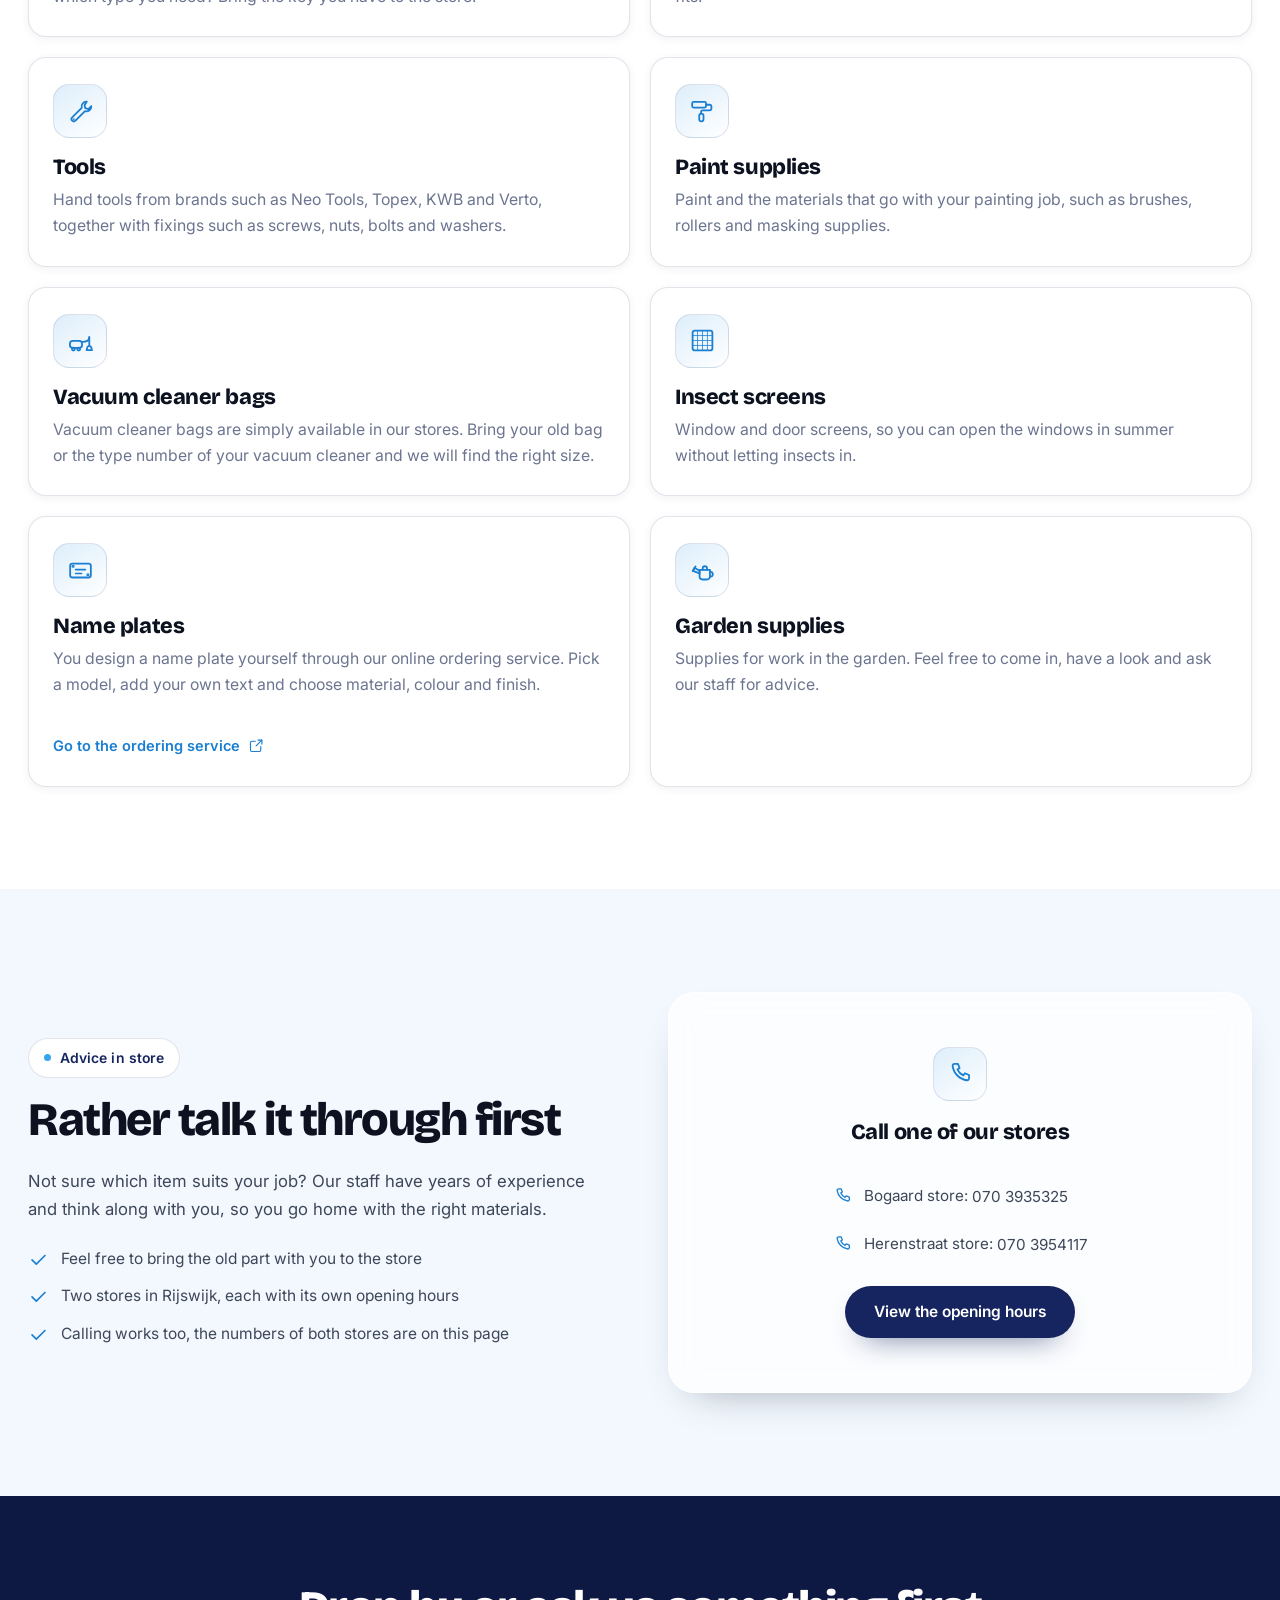
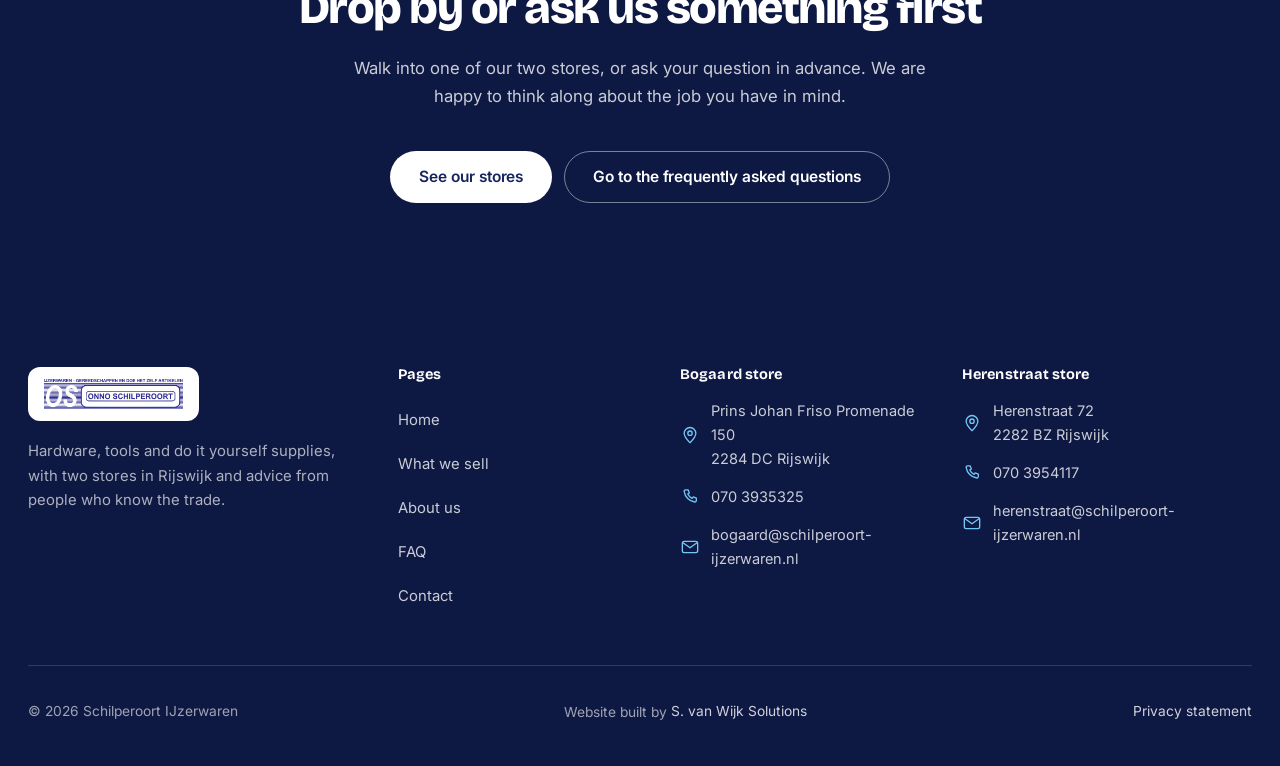
<file: assortiment.html>
<!DOCTYPE html>
<html lang="nl">
<head>
<meta charset="UTF-8">
<meta name="viewport" content="width=device-width, initial-scale=1.0">
<meta name="robots" content="noindex, follow">
<title>Assortiment | Schilperoort IJzerwaren Rijswijk</title>
<meta name="description" content="Van sleutelservice en gereedschap tot verlichting, verf, horren, stofzuigerzakken, naambordjes en tuinartikelen. Dit vindt u in onze winkels in Rijswijk.">
<link rel="canonical" href="https://svanwijksolutions.github.io/schilderpoort-ijzerwaren/assortiment.html">
<link rel="alternate" hreflang="nl" href="https://svanwijksolutions.github.io/schilderpoort-ijzerwaren/assortiment.html">
<link rel="alternate" hreflang="en" href="https://svanwijksolutions.github.io/schilderpoort-ijzerwaren/assortiment.html">
<link rel="alternate" hreflang="x-default" href="https://svanwijksolutions.github.io/schilderpoort-ijzerwaren/assortiment.html">
<link rel="icon" href="assets/icons/favicon.svg" type="image/svg+xml">

<meta property="og:type" content="website">
<meta property="og:locale" content="nl_NL">
<meta property="og:title" content="Assortiment | Schilperoort IJzerwaren Rijswijk">
<meta property="og:description" content="Van sleutelservice en gereedschap tot verlichting, verf, horren, naambordjes en tuinartikelen. Dit vindt u in onze winkels in Rijswijk.">
<meta property="og:url" content="https://svanwijksolutions.github.io/schilderpoort-ijzerwaren/assortiment.html">
<meta property="og:image" content="https://svanwijksolutions.github.io/schilderpoort-ijzerwaren/assets/images/gereedschapswand-assortiment.jpg">
<meta name="twitter:card" content="summary_large_image">

<link rel="preconnect" href="https://fonts.googleapis.com">
<link rel="preconnect" href="https://fonts.gstatic.com" crossorigin>
<link href="https://fonts.googleapis.com/css2?family=Bricolage+Grotesque:opsz,wght@12..96,400..800&family=Inter:wght@400..600&display=swap" rel="stylesheet">
<link rel="stylesheet" href="style.css">

<script type="application/ld+json">
{
  "@context": "https://schema.org",
  "@graph": [
    {
      "@type": "HardwareStore",
      "@id": "https://svanwijksolutions.github.io/schilderpoort-ijzerwaren/#bogaard",
      "name": "Schilperoort IJzerwaren, filiaal Bogaard",
      "url": "https://svanwijksolutions.github.io/schilderpoort-ijzerwaren/",
      "telephone": "+31703935325",
      "email": "bogaard@schilperoort-ijzerwaren.nl",
      "address": {
        "@type": "PostalAddress",
        "streetAddress": "Prins Johan Friso Promenade 150",
        "postalCode": "2284 DC",
        "addressLocality": "Rijswijk",
        "addressCountry": "NL"
      }
    },
    {
      "@type": "HardwareStore",
      "@id": "https://svanwijksolutions.github.io/schilderpoort-ijzerwaren/#herenstraat",
      "name": "Schilperoort IJzerwaren, filiaal Herenstraat",
      "url": "https://svanwijksolutions.github.io/schilderpoort-ijzerwaren/",
      "telephone": "+31703954117",
      "email": "herenstraat@schilperoort-ijzerwaren.nl",
      "address": {
        "@type": "PostalAddress",
        "streetAddress": "Herenstraat 72",
        "postalCode": "2282 BZ",
        "addressLocality": "Rijswijk",
        "addressCountry": "NL"
      }
    }
  ]
}
</script>
</head>
<body data-page="assortiment">

<a class="skip-link" href="#main" data-i18n="a11y.skip">Naar de inhoud</a>

<div id="header-placeholder"></div>

<main id="main">

  <section class="page-hero aurora">
    <div class="container">
      <div class="page-hero-inner">
        <span class="eyebrow fade-up" data-i18n="assortiment.eyebrow">Assortiment</span>
        <h1 class="fade-up d1">
          <span class="line" data-i18n="assortiment.titleA">Voor de klus in en om het</span>
          <span class="line grad-word" data-i18n="assortiment.titleB">huis</span>
        </h1>
        <p class="fade-up d2" data-i18n="assortiment.lead">U kunt bij ons terecht voor diverse gereedschappen, voor het bijmaken van diverse sleutels, verfartikelen, stofzuigerzakken, horren, naamplaatjes, tuinartikelen en nog veel meer.</p>
      </div>
    </div>
  </section>

  <section class="section-photo">
    <div class="container">
      <div class="photo-frame banner-photo fade-up d3">
        <img src="assets/images/gereedschapswand-assortiment.jpg"
             alt="Gereedschapswand in de winkel met zagen, hamers, tangen en schroevendraaiers"
             width="1024" height="666" loading="eager">
      </div>
    </div>
  </section>

  <section class="section">
    <div class="container">
      <div class="section-head centered reveal">
        <h2 data-i18n="assortiment.sectionTitle">Wat u in de winkel vindt</h2>
        <p data-i18n="assortiment.sectionLead">Acht productgroepen uit onze winkels. Weet u niet precies wat u nodig heeft? Vertel wat u wilt gaan doen, dan zoeken wij het juiste artikel met u op.</p>
      </div>

      <div class="cards-grid grid-2">
        <article class="card reveal" id="sleutelservice">
          <span class="card-icon"><svg class="icon" aria-hidden="true"><use href="assets/icons/sprite.svg#icon-key"></use></svg></span>
          <h3 data-i18n="offer.keys.title">Sleutelservice</h3>
          <p data-i18n="assortiment.keys">Wij maken sleutels bij voor uw huis, de brievenbus, de kluis, de fiets, de motor, de scooter en voor de auto met transponder. Weet u niet welk type u nodig heeft? Neem het exemplaar dat u heeft mee naar de winkel.</p>
        </article>

        <article class="card reveal delay-1" id="verlichting">
          <span class="card-icon"><svg class="icon" aria-hidden="true"><use href="assets/icons/sprite.svg#icon-bulb"></use></svg></span>
          <h3 data-i18n="offer.light.title">Verlichting</h3>
          <p data-i18n="assortiment.light">Halogeenlampen, ledlampen, gloeilampen en tl-verlichting. Loop binnen met de oude lamp of de fitting, dan kijken wij samen met u welke vervanger past.</p>
        </article>

        <article class="card reveal" id="gereedschap">
          <span class="card-icon"><svg class="icon" aria-hidden="true"><use href="assets/icons/sprite.svg#icon-tools"></use></svg></span>
          <h3 data-i18n="offer.tools.title">Gereedschappen</h3>
          <p data-i18n="assortiment.tools">Handgereedschap van merken als Neo Tools, Topex, KWB en Verto, samen met bevestigingsmateriaal zoals schroeven, moeren, bouten en ringen.</p>
        </article>

        <article class="card reveal delay-1" id="verf">
          <span class="card-icon"><svg class="icon" aria-hidden="true"><use href="assets/icons/sprite.svg#icon-paint"></use></svg></span>
          <h3 data-i18n="offer.paint.title">Verfartikelen</h3>
          <p data-i18n="assortiment.paint">Verf en de bijbehorende materialen voor uw schilderklus, zoals kwasten, rollers en afplakmateriaal.</p>
        </article>

        <article class="card reveal" id="stofzuigerzakken">
          <span class="card-icon"><svg class="icon" aria-hidden="true"><use href="assets/icons/sprite.svg#icon-vacuum"></use></svg></span>
          <h3 data-i18n="offer.bags.title">Stofzuigerzakken</h3>
          <p data-i18n="assortiment.bags">Stofzuigerzakken haalt u gewoon bij ons in de winkel. Neem uw oude zak of het typenummer van de stofzuiger mee, dan zoeken wij de passende maat erbij.</p>
        </article>

        <article class="card reveal delay-1" id="horren">
          <span class="card-icon"><svg class="icon" aria-hidden="true"><use href="assets/icons/sprite.svg#icon-screen"></use></svg></span>
          <h3 data-i18n="offer.screens.title">Horren</h3>
          <p data-i18n="assortiment.screens">Raam- en deurhorren, zodat u in de zomer de ramen open kunt zetten zonder insecten binnen te halen.</p>
        </article>

        <article class="card reveal" id="naambordjes">
          <span class="card-icon"><svg class="icon" aria-hidden="true"><use href="assets/icons/sprite.svg#icon-nameplate"></use></svg></span>
          <h3 data-i18n="offer.plates.title">Naambordjes</h3>
          <p data-i18n="assortiment.plates">Een naambordje ontwerpt u zelf via onze online bestelservice. Kies een model, voeg uw eigen tekst toe en bepaal materiaal, kleur en uitvoering.</p>
          <a class="card-link" href="https://1034000.naambord.nl/" target="_blank" rel="noopener">
            <span data-i18n="plates.cta">Naar de bestelservice</span>
            <svg class="icon" aria-hidden="true"><use href="assets/icons/sprite.svg#icon-external"></use></svg>
          </a>
        </article>

        <article class="card reveal delay-1" id="tuin">
          <span class="card-icon"><svg class="icon" aria-hidden="true"><use href="assets/icons/sprite.svg#icon-garden"></use></svg></span>
          <h3 data-i18n="offer.garden.title">Tuinartikelen</h3>
          <p data-i18n="assortiment.garden">Artikelen voor het werk in de tuin. Loop gerust binnen om te kijken wat er ligt en vraag onze medewerkers om advies.</p>
        </article>
      </div>
    </div>
  </section>

  <section class="section section-tint">
    <div class="container">
      <div class="split">
        <div class="split-copy reveal">
          <span class="eyebrow" data-i18n="advice.eyebrow">Advies in de winkel</span>
          <h2 data-i18n="advice.title">Liever eerst even overleggen</h2>
          <p data-i18n="advice.text">Twijfelt u over het juiste artikel voor uw klus? Onze medewerkers hebben jarenlange ervaring en denken met u mee, zodat u met het juiste materiaal naar huis gaat.</p>
          <ul class="feature-list">
            <li>
              <svg class="icon" aria-hidden="true"><use href="assets/icons/sprite.svg#icon-check"></use></svg>
              <span data-i18n="advice.item1">Neem het oude onderdeel gerust mee naar de winkel</span>
            </li>
            <li>
              <svg class="icon" aria-hidden="true"><use href="assets/icons/sprite.svg#icon-check"></use></svg>
              <span data-i18n="advice.item2">Twee winkels in Rijswijk, allebei met eigen openingstijden</span>
            </li>
            <li>
              <svg class="icon" aria-hidden="true"><use href="assets/icons/sprite.svg#icon-check"></use></svg>
              <span data-i18n="advice.item3">Bellen kan ook, de nummers van beide winkels staan op deze pagina</span>
            </li>
          </ul>
        </div>
        <div class="split-copy reveal delay-1">
          <div class="highlight-block">
            <span class="card-icon"><svg class="icon" aria-hidden="true"><use href="assets/icons/sprite.svg#icon-phone"></use></svg></span>
            <h3 data-i18n="advice.callTitle">Bel een van onze filialen</h3>
            <ul class="contact-list">
              <li>
                <svg class="icon" aria-hidden="true"><use href="assets/icons/sprite.svg#icon-phone"></use></svg>
                <span><span data-i18n="locations.bogaard">Filiaal Bogaard</span>: <a href="tel:+31703935325">070 3935325</a></span>
              </li>
              <li>
                <svg class="icon" aria-hidden="true"><use href="assets/icons/sprite.svg#icon-phone"></use></svg>
                <span><span data-i18n="locations.herenstraat">Filiaal Herenstraat</span>: <a href="tel:+31703954117">070 3954117</a></span>
              </li>
            </ul>
            <a class="btn btn-primary" href="contact.html#locaties" data-i18n="advice.callCta">Openingstijden bekijken</a>
          </div>
        </div>
      </div>
    </div>
  </section>

  <section class="cta-band">
    <div class="container cta-inner">
      <h2 data-i18n="cta.title">Even langskomen of eerst iets vragen</h2>
      <p data-i18n="cta.text">Loop binnen in een van onze twee winkels, of stel uw vraag vooraf. Wij denken graag met u mee over de klus die u in gedachten heeft.</p>
      <div class="cta-actions">
        <a class="btn btn-light" href="contact.html#locaties" data-i18n="cta.primary">Bekijk onze filialen</a>
        <a class="btn btn-outline-light" href="faq.html" data-i18n="cta.faq">Naar de veelgestelde vragen</a>
      </div>
    </div>
  </section>

</main>

<div id="footer-placeholder"></div>

<div class="cookie-banner" role="dialog" aria-live="polite">
  <p data-i18n="cookie.text">Deze website gebruikt alleen opslag in uw browser om uw taalkeuze te onthouden. Meer hierover leest u in de privacyverklaring.</p>
  <div class="cookie-actions">
    <button type="button" class="btn btn-primary btn-sm" data-cookie-accept data-i18n="cookie.accept">Akkoord</button>
    <a class="btn btn-ghost btn-sm" href="privacy.html" data-i18n="cookie.more">Privacyverklaring</a>
  </div>
</div>

<script src="js/script.js" defer></script>
</body>
</html>
</file>
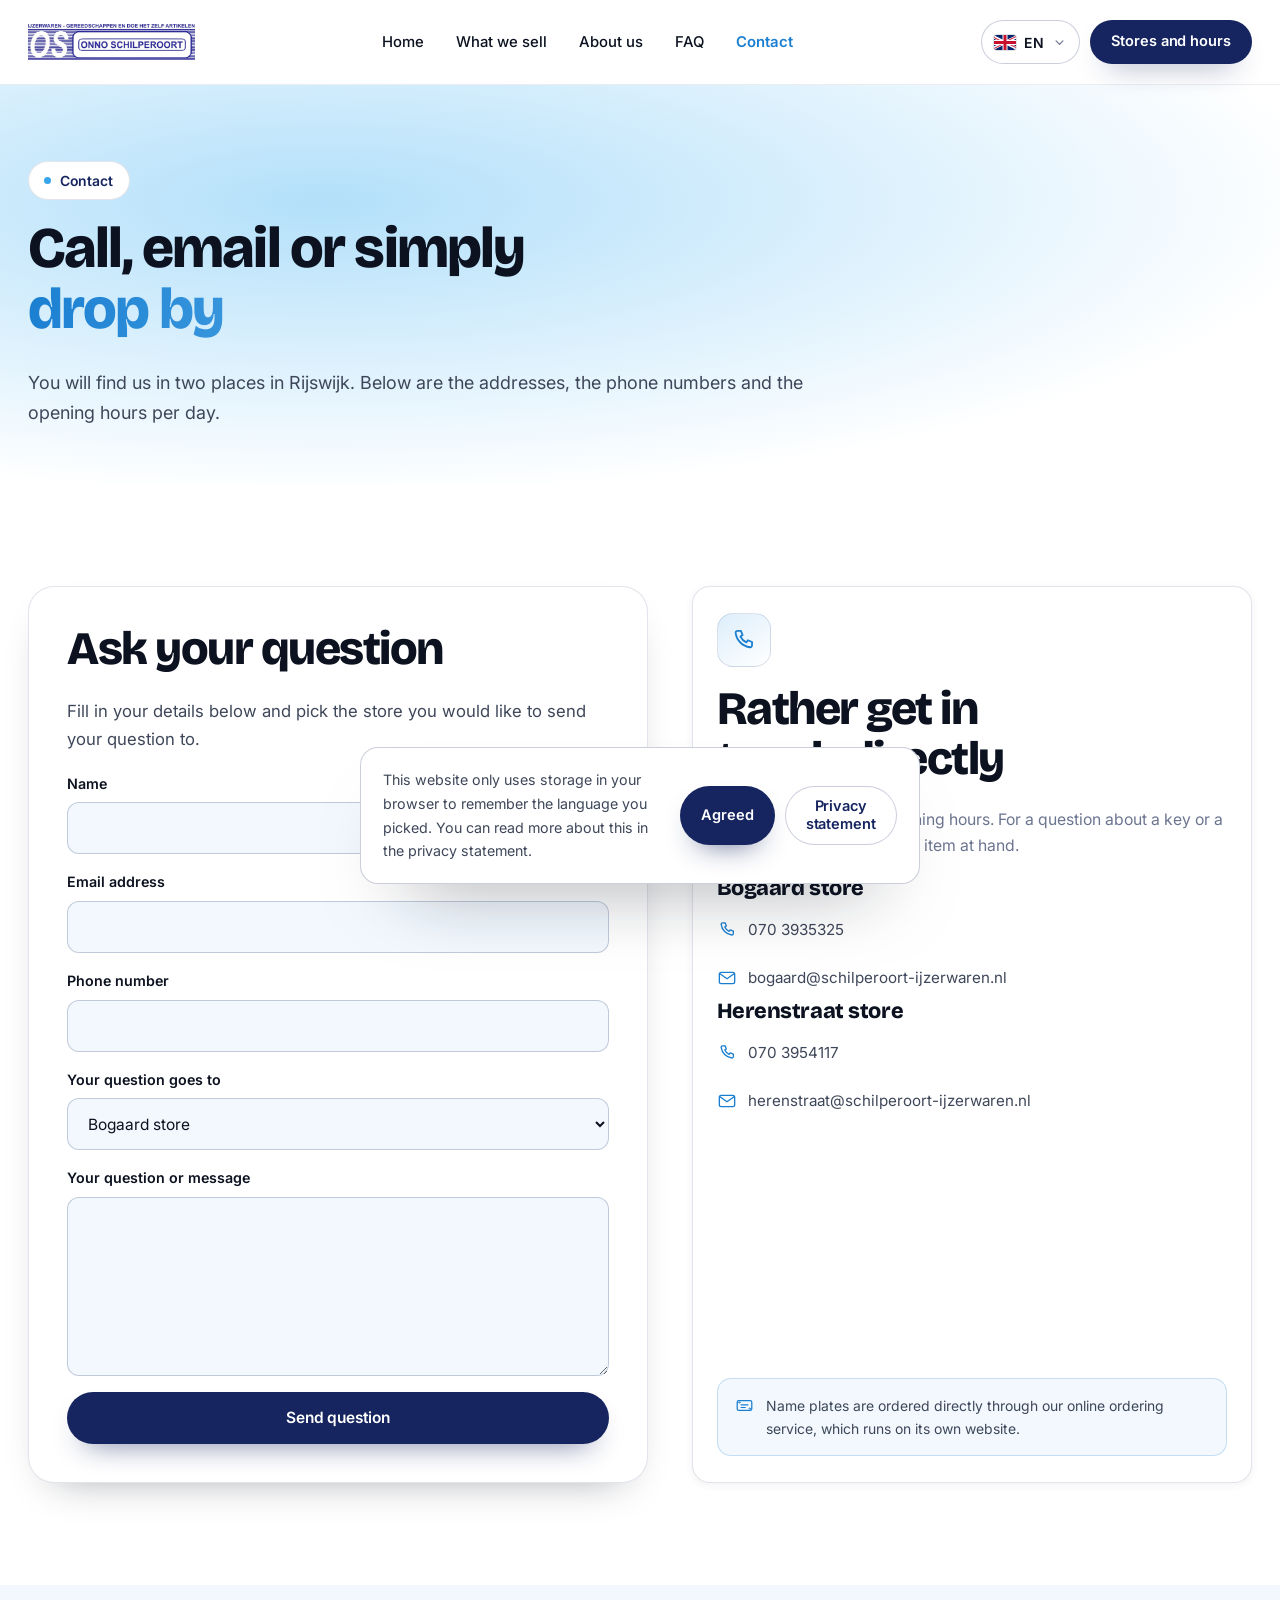
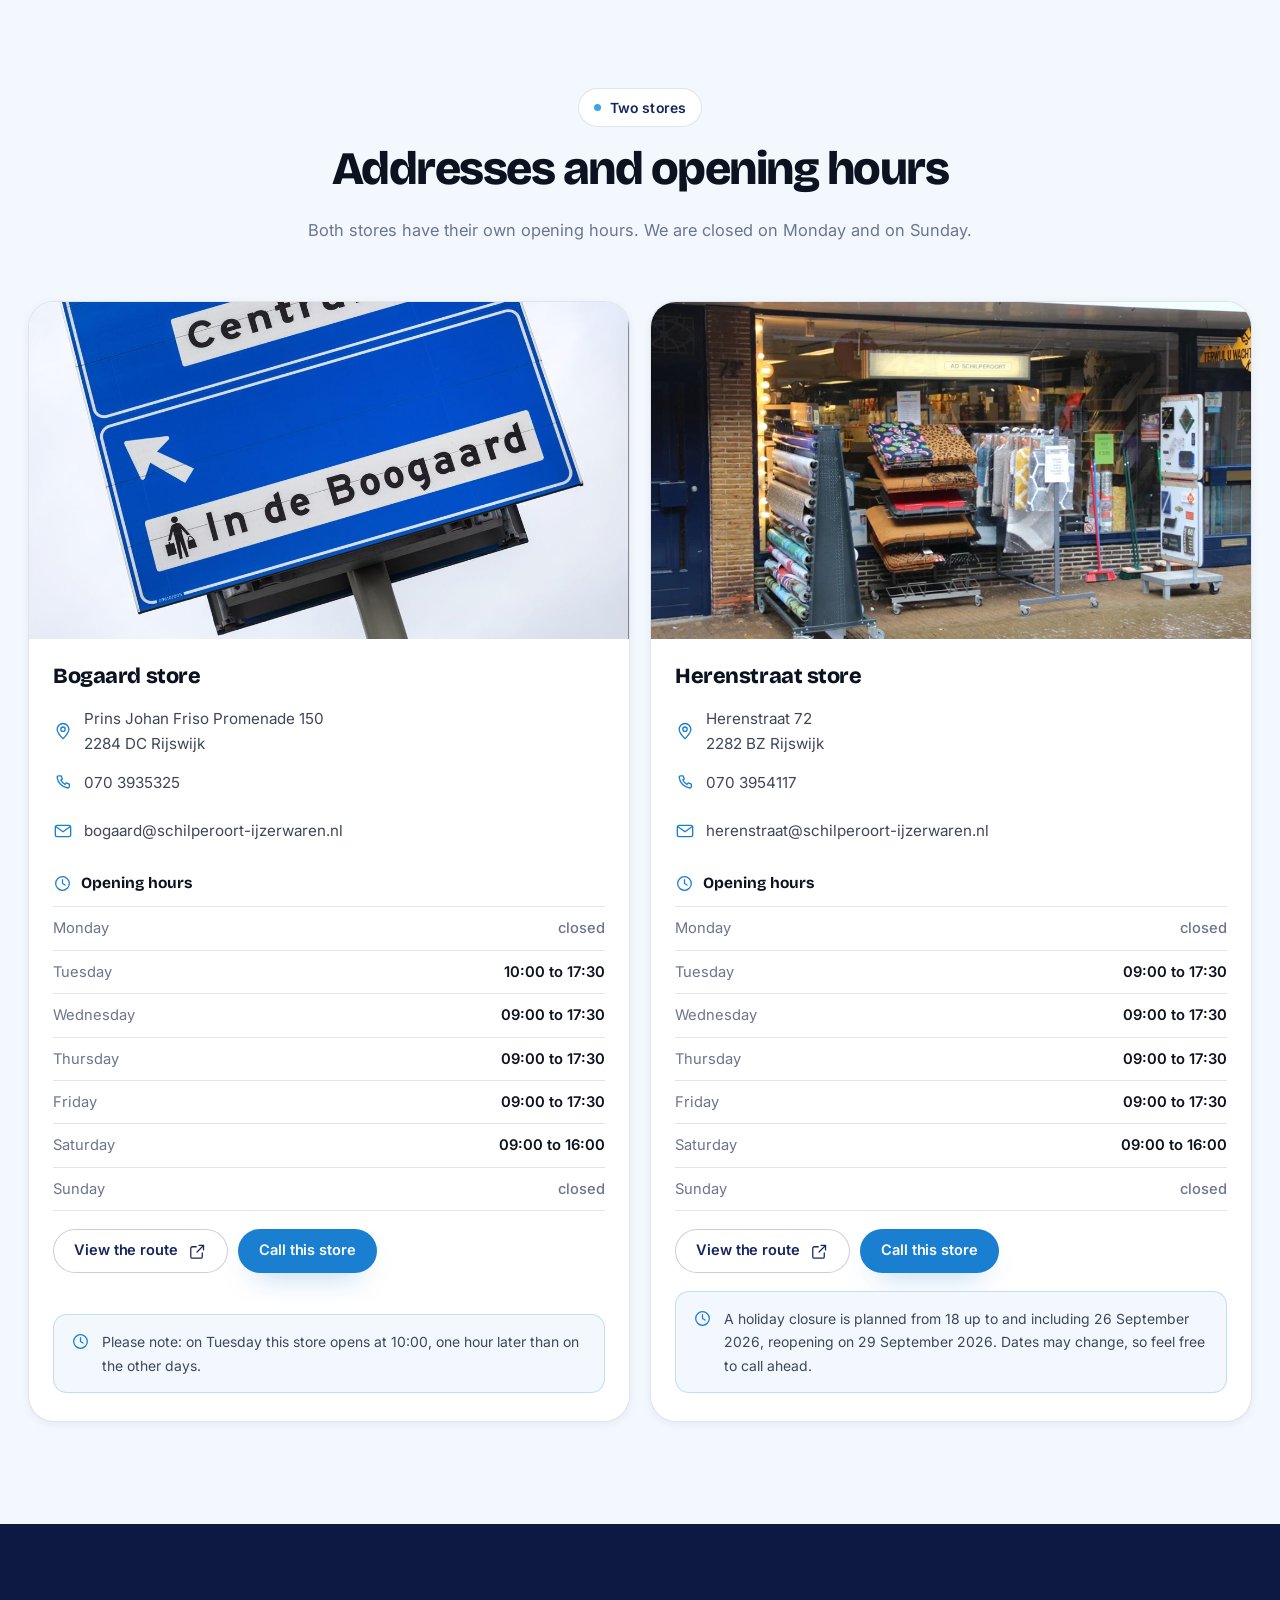
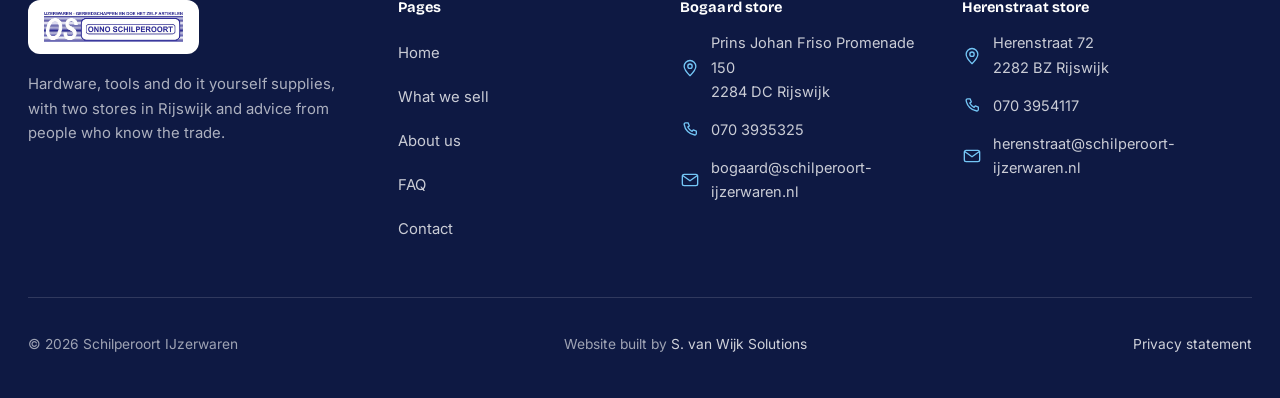
<file: contact.html>
<!DOCTYPE html>
<html lang="nl">
<head>
<meta charset="UTF-8">
<meta name="viewport" content="width=device-width, initial-scale=1.0">
<meta name="robots" content="noindex, follow">
<title>Contact en openingstijden | Schilperoort IJzerwaren Rijswijk</title>
<meta name="description" content="Adres, telefoonnummer, e-mailadres en openingstijden per dag van beide winkels van Schilperoort IJzerwaren in Rijswijk. Stel uw vraag via het formulier.">
<link rel="canonical" href="https://svanwijksolutions.github.io/schilderpoort-ijzerwaren/contact.html">
<link rel="alternate" hreflang="nl" href="https://svanwijksolutions.github.io/schilderpoort-ijzerwaren/contact.html">
<link rel="alternate" hreflang="en" href="https://svanwijksolutions.github.io/schilderpoort-ijzerwaren/contact.html">
<link rel="alternate" hreflang="x-default" href="https://svanwijksolutions.github.io/schilderpoort-ijzerwaren/contact.html">
<link rel="icon" href="assets/icons/favicon.svg" type="image/svg+xml">

<meta property="og:type" content="website">
<meta property="og:locale" content="nl_NL">
<meta property="og:title" content="Contact en openingstijden | Schilperoort IJzerwaren Rijswijk">
<meta property="og:description" content="Adres, telefoonnummer, e-mailadres en openingstijden per dag van beide winkels in Rijswijk.">
<meta property="og:url" content="https://svanwijksolutions.github.io/schilderpoort-ijzerwaren/contact.html">
<meta property="og:image" content="https://svanwijksolutions.github.io/schilderpoort-ijzerwaren/assets/images/winkel-herenstraat-rijswijk.webp">
<meta name="twitter:card" content="summary_large_image">

<link rel="preconnect" href="https://fonts.googleapis.com">
<link rel="preconnect" href="https://fonts.gstatic.com" crossorigin>
<link href="https://fonts.googleapis.com/css2?family=Bricolage+Grotesque:opsz,wght@12..96,400..800&family=Inter:wght@400..600&display=swap" rel="stylesheet">
<link rel="stylesheet" href="style.css">

<script type="application/ld+json">
{
  "@context": "https://schema.org",
  "@graph": [
    {
      "@type": "HardwareStore",
      "@id": "https://svanwijksolutions.github.io/schilderpoort-ijzerwaren/#bogaard",
      "name": "Schilperoort IJzerwaren, filiaal Bogaard",
      "url": "https://svanwijksolutions.github.io/schilderpoort-ijzerwaren/",
      "telephone": "+31703935325",
      "email": "bogaard@schilperoort-ijzerwaren.nl",
      "address": {
        "@type": "PostalAddress",
        "streetAddress": "Prins Johan Friso Promenade 150",
        "postalCode": "2284 DC",
        "addressLocality": "Rijswijk",
        "addressCountry": "NL"
      },
      "openingHoursSpecification": [
        { "@type": "OpeningHoursSpecification", "dayOfWeek": "Tuesday", "opens": "10:00", "closes": "17:30" },
        { "@type": "OpeningHoursSpecification", "dayOfWeek": ["Wednesday", "Thursday", "Friday"], "opens": "09:00", "closes": "17:30" },
        { "@type": "OpeningHoursSpecification", "dayOfWeek": "Saturday", "opens": "09:00", "closes": "16:00" }
      ]
    },
    {
      "@type": "HardwareStore",
      "@id": "https://svanwijksolutions.github.io/schilderpoort-ijzerwaren/#herenstraat",
      "name": "Schilperoort IJzerwaren, filiaal Herenstraat",
      "url": "https://svanwijksolutions.github.io/schilderpoort-ijzerwaren/",
      "telephone": "+31703954117",
      "email": "herenstraat@schilperoort-ijzerwaren.nl",
      "address": {
        "@type": "PostalAddress",
        "streetAddress": "Herenstraat 72",
        "postalCode": "2282 BZ",
        "addressLocality": "Rijswijk",
        "addressCountry": "NL"
      },
      "openingHoursSpecification": [
        { "@type": "OpeningHoursSpecification", "dayOfWeek": ["Tuesday", "Wednesday", "Thursday", "Friday"], "opens": "09:00", "closes": "17:30" },
        { "@type": "OpeningHoursSpecification", "dayOfWeek": "Saturday", "opens": "09:00", "closes": "16:00" }
      ]
    }
  ]
}
</script>
</head>
<body data-page="contact">

<a class="skip-link" href="#main" data-i18n="a11y.skip">Naar de inhoud</a>

<div id="header-placeholder"></div>

<main id="main">

  <section class="page-hero aurora">
    <div class="container">
      <div class="page-hero-inner">
        <span class="eyebrow fade-up" data-i18n="contact.eyebrow">Contact</span>
        <h1 class="fade-up d1">
          <span class="line" data-i18n="contact.titleA">Bellen, mailen of gewoon even</span>
          <span class="line grad-word" data-i18n="contact.titleB">binnenlopen</span>
        </h1>
        <p class="fade-up d2" data-i18n="contact.lead">Wij zijn te vinden op twee plekken in Rijswijk. Hieronder staan de adressen, de telefoonnummers en de openingstijden per dag.</p>
      </div>
    </div>
  </section>

  <section class="section" id="formulier">
    <div class="container">
      <div class="contact-layout">

        <div class="form-card reveal">
          <h2 data-i18n="contact.formTitle">Stel uw vraag</h2>
          <p data-i18n="contact.formText">Vul hieronder uw gegevens in en kies aan welk filiaal u de vraag wilt stellen.</p>

          <form class="form-grid" data-contact-form novalidate>
            <div class="field">
              <label for="naam" data-i18n="contact.fields.name">Naam</label>
              <input type="text" id="naam" name="naam" autocomplete="name" required>
            </div>

            <div class="field">
              <label for="email" data-i18n="contact.fields.email">E-mailadres</label>
              <input type="email" id="email" name="email" autocomplete="email" required>
            </div>

            <div class="field">
              <label for="telefoon" data-i18n="contact.fields.phone">Telefoonnummer</label>
              <input type="tel" id="telefoon" name="telefoon" autocomplete="tel">
            </div>

            <div class="field">
              <label for="filiaal" data-i18n="contact.fields.branch">Uw vraag gaat naar</label>
              <select id="filiaal" name="filiaal">
                <option value="bogaard" data-i18n="contact.fields.optionBogaard">Filiaal Bogaard</option>
                <option value="herenstraat" data-i18n="contact.fields.optionHerenstraat">Filiaal Herenstraat</option>
              </select>
            </div>

            <div class="field">
              <label for="bericht" data-i18n="contact.fields.message">Uw vraag of bericht</label>
              <textarea id="bericht" name="bericht" rows="6" required></textarea>
            </div>

            <div class="hp-field" aria-hidden="true">
              <label for="bedrijfsnaam">Bedrijfsnaam</label>
              <input type="text" id="bedrijfsnaam" name="bedrijfsnaam" tabindex="-1" autocomplete="off">
            </div>

            <button type="submit" class="btn btn-primary" data-i18n="contact.submit">Vraag versturen</button>
          </form>

          <div class="form-status" role="status" aria-live="polite">
            <svg class="icon" aria-hidden="true"><use href="assets/icons/sprite.svg#icon-check"></use></svg>
            <span data-i18n="contact.status">Bedankt voor uw bericht. Wij nemen zo snel mogelijk contact met u op.</span>
          </div>
        </div>

        <div class="card reveal delay-1">
          <span class="card-icon"><svg class="icon" aria-hidden="true"><use href="assets/icons/sprite.svg#icon-phone"></use></svg></span>
          <h2 data-i18n="contact.directTitle">Liever direct contact</h2>
          <p data-i18n="contact.directText">Bel gerust tijdens openingstijden. Voor een vraag over een sleutel of een onderdeel helpt het als u het exemplaar bij de hand heeft.</p>

          <h3 data-i18n="locations.bogaard">Filiaal Bogaard</h3>
          <ul class="contact-list">
            <li>
              <svg class="icon" aria-hidden="true"><use href="assets/icons/sprite.svg#icon-phone"></use></svg>
              <a href="tel:+31703935325">070 3935325</a>
            </li>
            <li>
              <svg class="icon" aria-hidden="true"><use href="assets/icons/sprite.svg#icon-mail"></use></svg>
              <a href="mailto:bogaard@schilperoort-ijzerwaren.nl">bogaard@schilperoort-ijzerwaren.nl</a>
            </li>
          </ul>

          <h3 data-i18n="locations.herenstraat">Filiaal Herenstraat</h3>
          <ul class="contact-list">
            <li>
              <svg class="icon" aria-hidden="true"><use href="assets/icons/sprite.svg#icon-phone"></use></svg>
              <a href="tel:+31703954117">070 3954117</a>
            </li>
            <li>
              <svg class="icon" aria-hidden="true"><use href="assets/icons/sprite.svg#icon-mail"></use></svg>
              <a href="mailto:herenstraat@schilperoort-ijzerwaren.nl">herenstraat@schilperoort-ijzerwaren.nl</a>
            </li>
          </ul>

          <div class="notice">
            <svg class="icon" aria-hidden="true"><use href="assets/icons/sprite.svg#icon-nameplate"></use></svg>
            <span data-i18n="contact.plateNotice">Een naambordje bestelt u rechtstreeks via onze online bestelservice, die op een eigen website staat.</span>
          </div>
        </div>

      </div>
    </div>
  </section>

  <section class="section section-tint" id="locaties">
    <div class="container">
      <div class="section-head centered reveal">
        <span class="eyebrow" data-i18n="locations.eyebrow">Twee winkels</span>
        <h2 data-i18n="locations.hoursTitle">Adressen en openingstijden</h2>
        <p data-i18n="locations.hoursLead">Beide winkels hebben hun eigen openingstijden. Op maandag en op zondag zijn wij gesloten.</p>
      </div>

      <div class="locations-grid">

        <article class="location-card reveal">
          <div class="location-photo">
            <img src="assets/images/in-de-boogaard-rijswijk.jpg"
                 alt="Verwijsbord naar winkelcentrum In de Boogaard in Rijswijk"
                 width="1104" height="620" loading="lazy">
          </div>
          <div class="location-body">
            <h3 data-i18n="locations.bogaard">Filiaal Bogaard</h3>
            <ul class="contact-list">
              <li>
                <svg class="icon" aria-hidden="true"><use href="assets/icons/sprite.svg#icon-pin"></use></svg>
                <a href="https://www.google.com/maps/search/?api=1&amp;query=Prins+Johan+Friso+Promenade+150+2284+DC+Rijswijk" target="_blank" rel="noopener">Prins Johan Friso Promenade 150<br>2284 DC Rijswijk</a>
              </li>
              <li>
                <svg class="icon" aria-hidden="true"><use href="assets/icons/sprite.svg#icon-phone"></use></svg>
                <a href="tel:+31703935325">070 3935325</a>
              </li>
              <li>
                <svg class="icon" aria-hidden="true"><use href="assets/icons/sprite.svg#icon-mail"></use></svg>
                <a href="mailto:bogaard@schilperoort-ijzerwaren.nl">bogaard@schilperoort-ijzerwaren.nl</a>
              </li>
            </ul>

            <div>
              <p class="hours-title">
                <svg class="icon" aria-hidden="true"><use href="assets/icons/sprite.svg#icon-clock"></use></svg>
                <span data-i18n="locations.openingHours">Openingstijden</span>
              </p>
              <ul class="hours-list">
                <li><span class="day" data-i18n="days.mon">Maandag</span><span class="closed" data-i18n="common.closed">gesloten</span></li>
                <li><span class="day" data-i18n="days.tue">Dinsdag</span><span class="time" data-i18n="hours.a">10:00 tot 17:30</span></li>
                <li><span class="day" data-i18n="days.wed">Woensdag</span><span class="time" data-i18n="hours.b">09:00 tot 17:30</span></li>
                <li><span class="day" data-i18n="days.thu">Donderdag</span><span class="time" data-i18n="hours.b">09:00 tot 17:30</span></li>
                <li><span class="day" data-i18n="days.fri">Vrijdag</span><span class="time" data-i18n="hours.b">09:00 tot 17:30</span></li>
                <li><span class="day" data-i18n="days.sat">Zaterdag</span><span class="time" data-i18n="hours.c">09:00 tot 16:00</span></li>
                <li><span class="day" data-i18n="days.sun">Zondag</span><span class="closed" data-i18n="common.closed">gesloten</span></li>
              </ul>
            </div>

            <div class="location-actions">
              <a class="btn btn-ghost btn-sm" href="https://www.google.com/maps/search/?api=1&amp;query=Prins+Johan+Friso+Promenade+150+2284+DC+Rijswijk" target="_blank" rel="noopener">
                <span data-i18n="locations.route">Route bekijken</span>
                <svg class="icon" aria-hidden="true"><use href="assets/icons/sprite.svg#icon-external"></use></svg>
              </a>
              <a class="btn btn-accent btn-sm" href="tel:+31703935325" data-i18n="locations.callBogaard">Bel dit filiaal</a>
            </div>

            <div class="notice">
              <svg class="icon" aria-hidden="true"><use href="assets/icons/sprite.svg#icon-clock"></use></svg>
              <span data-i18n="locations.noticeBogaard">Let op: op dinsdag opent dit filiaal om 10:00 uur, een uur later dan op de andere dagen.</span>
            </div>
          </div>
        </article>

        <article class="location-card reveal delay-1">
          <div class="location-photo">
            <img src="assets/images/winkel-herenstraat-rijswijk.webp"
                 alt="Winkelpui van Schilperoort IJzerwaren aan de Herenstraat in Rijswijk"
                 width="839" height="494" loading="lazy">
          </div>
          <div class="location-body">
            <h3 data-i18n="locations.herenstraat">Filiaal Herenstraat</h3>
            <ul class="contact-list">
              <li>
                <svg class="icon" aria-hidden="true"><use href="assets/icons/sprite.svg#icon-pin"></use></svg>
                <a href="https://www.google.com/maps/search/?api=1&amp;query=Herenstraat+72+2282+BZ+Rijswijk" target="_blank" rel="noopener">Herenstraat 72<br>2282 BZ Rijswijk</a>
              </li>
              <li>
                <svg class="icon" aria-hidden="true"><use href="assets/icons/sprite.svg#icon-phone"></use></svg>
                <a href="tel:+31703954117">070 3954117</a>
              </li>
              <li>
                <svg class="icon" aria-hidden="true"><use href="assets/icons/sprite.svg#icon-mail"></use></svg>
                <a href="mailto:herenstraat@schilperoort-ijzerwaren.nl">herenstraat@schilperoort-ijzerwaren.nl</a>
              </li>
            </ul>

            <div>
              <p class="hours-title">
                <svg class="icon" aria-hidden="true"><use href="assets/icons/sprite.svg#icon-clock"></use></svg>
                <span data-i18n="locations.openingHours">Openingstijden</span>
              </p>
              <ul class="hours-list">
                <li><span class="day" data-i18n="days.mon">Maandag</span><span class="closed" data-i18n="common.closed">gesloten</span></li>
                <li><span class="day" data-i18n="days.tue">Dinsdag</span><span class="time" data-i18n="hours.b">09:00 tot 17:30</span></li>
                <li><span class="day" data-i18n="days.wed">Woensdag</span><span class="time" data-i18n="hours.b">09:00 tot 17:30</span></li>
                <li><span class="day" data-i18n="days.thu">Donderdag</span><span class="time" data-i18n="hours.b">09:00 tot 17:30</span></li>
                <li><span class="day" data-i18n="days.fri">Vrijdag</span><span class="time" data-i18n="hours.b">09:00 tot 17:30</span></li>
                <li><span class="day" data-i18n="days.sat">Zaterdag</span><span class="time" data-i18n="hours.c">09:00 tot 16:00</span></li>
                <li><span class="day" data-i18n="days.sun">Zondag</span><span class="closed" data-i18n="common.closed">gesloten</span></li>
              </ul>
            </div>

            <div class="location-actions">
              <a class="btn btn-ghost btn-sm" href="https://www.google.com/maps/search/?api=1&amp;query=Herenstraat+72+2282+BZ+Rijswijk" target="_blank" rel="noopener">
                <span data-i18n="locations.route">Route bekijken</span>
                <svg class="icon" aria-hidden="true"><use href="assets/icons/sprite.svg#icon-external"></use></svg>
              </a>
              <a class="btn btn-accent btn-sm" href="tel:+31703954117" data-i18n="locations.callHerenstraat">Bel dit filiaal</a>
            </div>

            <div class="notice">
              <svg class="icon" aria-hidden="true"><use href="assets/icons/sprite.svg#icon-clock"></use></svg>
              <span data-i18n="locations.noticeHerenstraat">Vakantiesluiting gepland van 18 tot en met 26 september 2026, vanaf 29 september 2026 weer open. Wijzigingen zijn mogelijk, bel gerust even vooraf.</span>
            </div>
          </div>
        </article>

      </div>
    </div>
  </section>

</main>

<div id="footer-placeholder"></div>

<div class="cookie-banner" role="dialog" aria-live="polite">
  <p data-i18n="cookie.text">Deze website gebruikt alleen opslag in uw browser om uw taalkeuze te onthouden. Meer hierover leest u in de privacyverklaring.</p>
  <div class="cookie-actions">
    <button type="button" class="btn btn-primary btn-sm" data-cookie-accept data-i18n="cookie.accept">Akkoord</button>
    <a class="btn btn-ghost btn-sm" href="privacy.html" data-i18n="cookie.more">Privacyverklaring</a>
  </div>
</div>

<script src="js/script.js" defer></script>
</body>
</html>
</file>
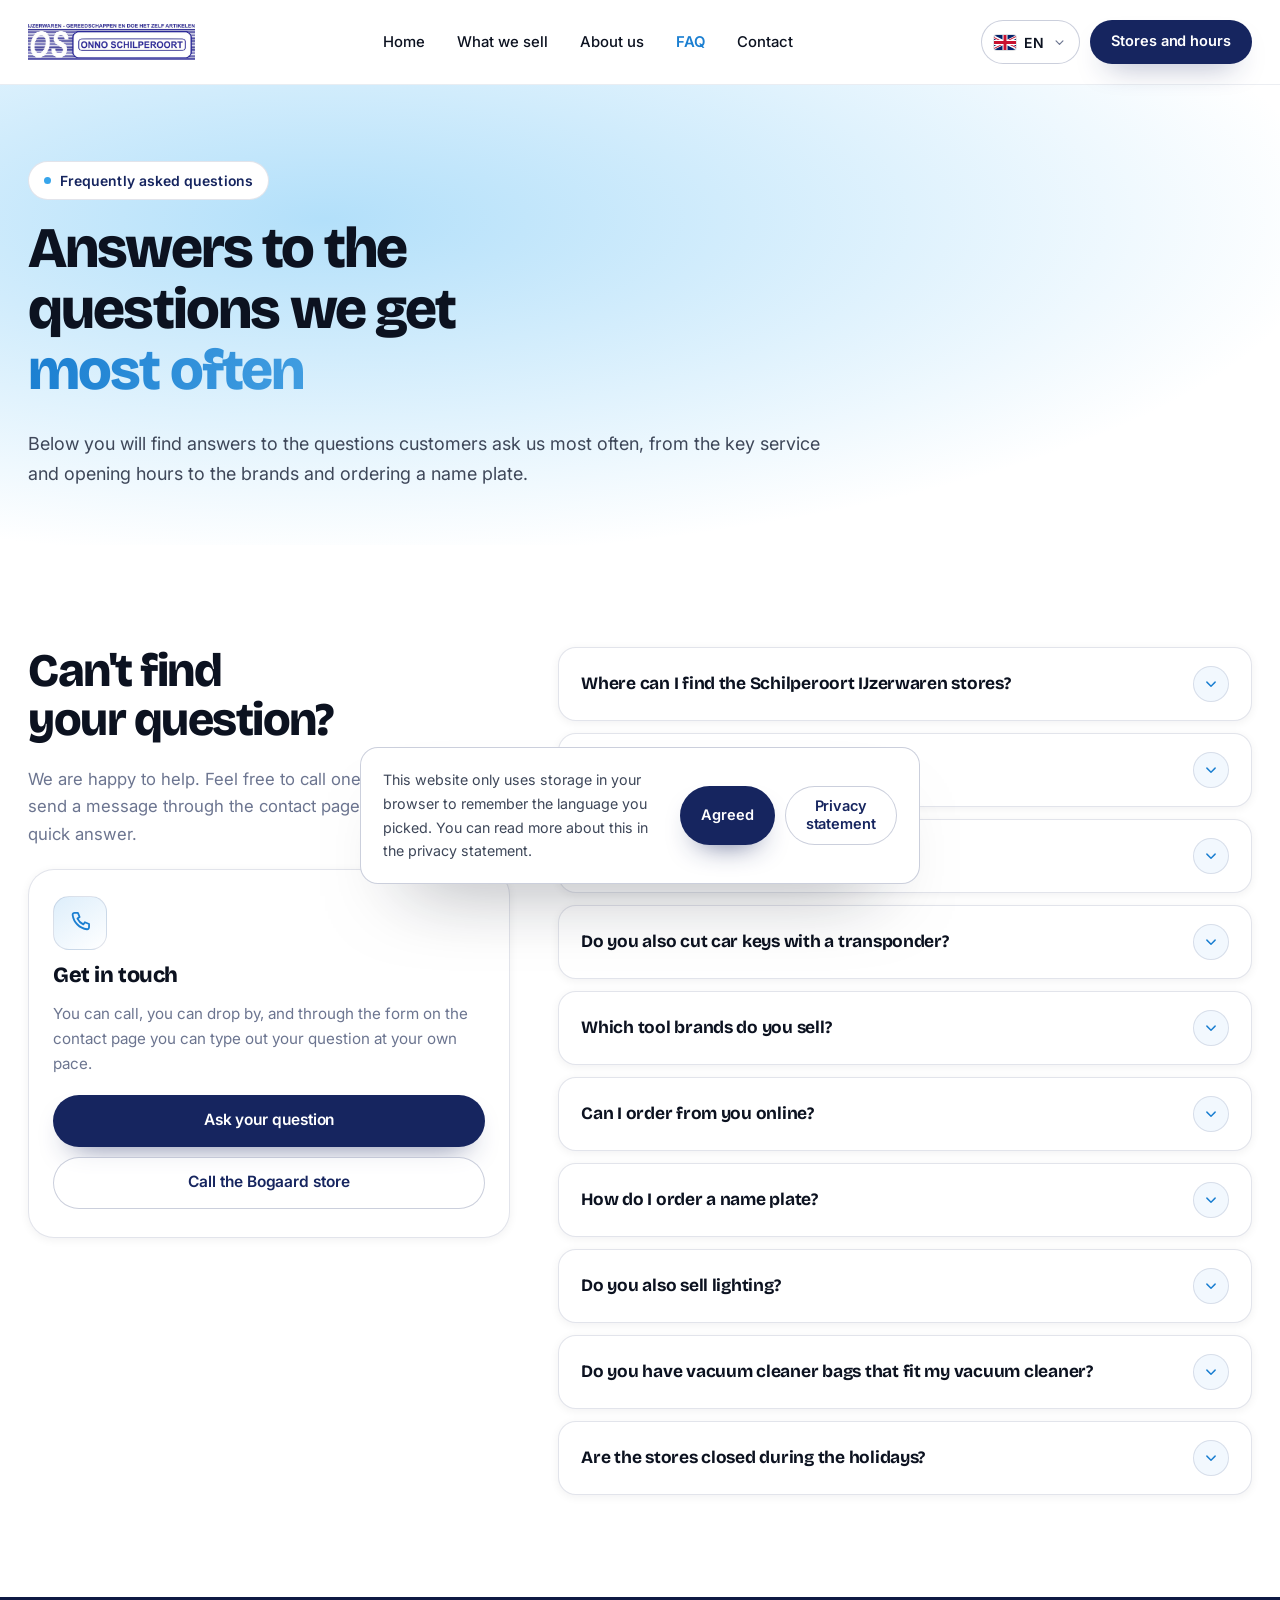
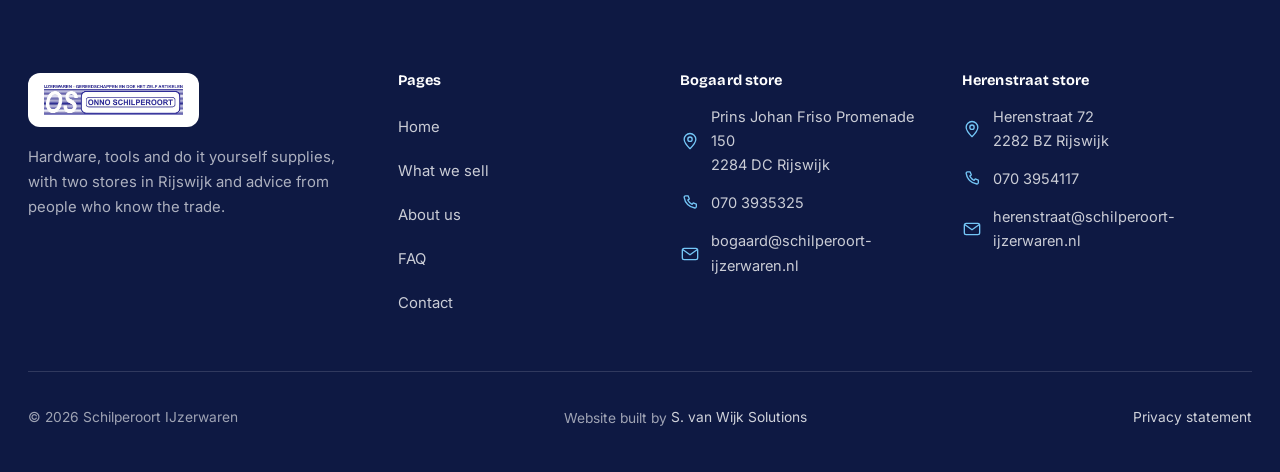
<file: faq.html>
<!DOCTYPE html>
<html lang="nl">
<head>
<meta charset="UTF-8">
<meta name="viewport" content="width=device-width, initial-scale=1.0">
<meta name="robots" content="noindex, follow">
<title>Veelgestelde vragen | Schilperoort IJzerwaren Rijswijk</title>
<meta name="description" content="Antwoord op vragen over onze sleutelservice, openingstijden, gereedschapsmerken, naambordjes en de twee winkels van Schilperoort IJzerwaren in Rijswijk.">
<link rel="canonical" href="https://svanwijksolutions.github.io/schilderpoort-ijzerwaren/faq.html">
<link rel="alternate" hreflang="nl" href="https://svanwijksolutions.github.io/schilderpoort-ijzerwaren/faq.html">
<link rel="alternate" hreflang="en" href="https://svanwijksolutions.github.io/schilderpoort-ijzerwaren/faq.html">
<link rel="alternate" hreflang="x-default" href="https://svanwijksolutions.github.io/schilderpoort-ijzerwaren/faq.html">
<link rel="icon" href="assets/icons/favicon.svg" type="image/svg+xml">

<meta property="og:type" content="website">
<meta property="og:locale" content="nl_NL">
<meta property="og:title" content="Veelgestelde vragen | Schilperoort IJzerwaren Rijswijk">
<meta property="og:description" content="Antwoord op vragen over onze sleutelservice, openingstijden, gereedschapsmerken, naambordjes en onze twee winkels in Rijswijk.">
<meta property="og:url" content="https://svanwijksolutions.github.io/schilderpoort-ijzerwaren/faq.html">
<meta property="og:image" content="https://svanwijksolutions.github.io/schilderpoort-ijzerwaren/assets/images/eigenaren-gereedschapswand.jpg">
<meta name="twitter:card" content="summary_large_image">

<link rel="preconnect" href="https://fonts.googleapis.com">
<link rel="preconnect" href="https://fonts.gstatic.com" crossorigin>
<link href="https://fonts.googleapis.com/css2?family=Bricolage+Grotesque:opsz,wght@12..96,400..800&family=Inter:wght@400..600&display=swap" rel="stylesheet">
<link rel="stylesheet" href="style.css">

<script type="application/ld+json">
{
  "@context": "https://schema.org",
  "@type": "FAQPage",
  "mainEntity": [
    {
      "@type": "Question",
      "name": "Waar vind ik de winkels van Schilperoort IJzerwaren?",
      "acceptedAnswer": { "@type": "Answer", "text": "Wij hebben twee winkels in Rijswijk. Filiaal Bogaard vindt u aan de Prins Johan Friso Promenade 150, 2284 DC Rijswijk. Filiaal Herenstraat vindt u aan de Herenstraat 72, 2282 BZ Rijswijk." }
    },
    {
      "@type": "Question",
      "name": "Wanneer zijn de winkels open?",
      "acceptedAnswer": { "@type": "Answer", "text": "De openingstijden per dag staan voor beide filialen op de contactpagina. Op maandag zijn wij gesloten en op zondag zijn wij gesloten." }
    },
    {
      "@type": "Question",
      "name": "Kan ik bij jullie een sleutel laten bijmaken?",
      "acceptedAnswer": { "@type": "Answer", "text": "Ja. Wij maken sleutels bij voor uw huis, de brievenbus, de kluis, de fiets, de motor en de scooter. Ook autosleutels met transponder horen bij onze sleutelservice." }
    },
    {
      "@type": "Question",
      "name": "Maken jullie ook autosleutels met een transponder?",
      "acceptedAnswer": { "@type": "Answer", "text": "Ja, autosleutels met transponder horen bij onze sleutelservice. Neem uw huidige sleutel mee naar de winkel, dan bekijken wij samen met u wat er mogelijk is." }
    },
    {
      "@type": "Question",
      "name": "Welke merken gereedschap verkopen jullie?",
      "acceptedAnswer": { "@type": "Answer", "text": "In onze winkels vindt u gereedschap en materialen van onder andere Neo Tools, Topex, KWB, Verto en Deltafix." }
    },
    {
      "@type": "Question",
      "name": "Kan ik bij jullie online bestellen?",
      "acceptedAnswer": { "@type": "Answer", "text": "Naambordjes ontwerpt en bestelt u via onze online bestelservice. Voor het overige assortiment bent u welkom in een van onze twee winkels in Rijswijk." }
    },
    {
      "@type": "Question",
      "name": "Hoe bestel ik een naambordje?",
      "acceptedAnswer": { "@type": "Answer", "text": "Via onze online bestelservice kiest u een model, voegt u uw eigen tekst toe en bepaalt u materiaal, kleur en uitvoering. De bestelservice staat op een eigen website, die u via onze site bereikt." }
    },
    {
      "@type": "Question",
      "name": "Verkopen jullie ook verlichting?",
      "acceptedAnswer": { "@type": "Answer", "text": "Ja. U vindt bij ons halogeenlampen, ledlampen, gloeilampen en tl-verlichting. Neem de oude lamp of de fitting mee, dan kijken wij samen welke vervanger past." }
    },
    {
      "@type": "Question",
      "name": "Hebben jullie stofzuigerzakken die op mijn stofzuiger passen?",
      "acceptedAnswer": { "@type": "Answer", "text": "Stofzuigerzakken horen bij ons assortiment. Neem uw oude zak of het typenummer van de stofzuiger mee naar de winkel, dan zoeken wij de passende maat erbij." }
    },
    {
      "@type": "Question",
      "name": "Zijn de winkels tijdens de vakantie gesloten?",
      "acceptedAnswer": { "@type": "Answer", "text": "Voor filiaal Herenstraat staat een vakantiesluiting gepland van 18 tot en met 26 september 2026. Vanaf 29 september 2026 is deze winkel weer open. Wijzigingen zijn mogelijk, dus bel gerust even vooraf." }
    }
  ]
}
</script>
</head>
<body data-page="faq">

<a class="skip-link" href="#main" data-i18n="a11y.skip">Naar de inhoud</a>

<div id="header-placeholder"></div>

<main id="main">

  <section class="page-hero aurora">
    <div class="container">
      <div class="page-hero-inner">
        <span class="eyebrow fade-up" data-i18n="faq.eyebrow">Veelgestelde vragen</span>
        <h1 class="fade-up d1">
          <span class="line" data-i18n="faq.titleA">Antwoord op de vragen die wij het</span>
          <span class="line grad-word" data-i18n="faq.titleB">vaakst krijgen</span>
        </h1>
        <p class="fade-up d2" data-i18n="faq.lead">Hieronder vindt u antwoord op de vragen die klanten ons het vaakst stellen, van de sleutelservice en de openingstijden tot de merken en het bestellen van een naambordje.</p>
      </div>
    </div>
  </section>

  <section class="section">
    <div class="container">
      <div class="faq-layout">

        <aside class="faq-aside reveal">
          <h2 data-i18n="faq.asideTitle">Staat uw vraag er niet tussen?</h2>
          <p data-i18n="faq.asideText">Wij helpen u graag verder. Bel gerust een van onze winkels of stuur een bericht via de contactpagina, dan krijgt u snel antwoord.</p>
          <div class="faq-help-card">
            <span class="card-icon"><svg class="icon" aria-hidden="true"><use href="assets/icons/sprite.svg#icon-phone"></use></svg></span>
            <h3 data-i18n="faq.helpTitle">Direct contact</h3>
            <p data-i18n="faq.helpText">Bellen mag, langskomen mag ook, en via het formulier op de contactpagina typt u uw vraag rustig uit.</p>
            <div class="faq-help-actions">
              <a class="btn btn-primary" href="contact.html#formulier" data-i18n="cta.secondary">Stel uw vraag</a>
              <a class="btn btn-ghost" href="tel:+31703935325" data-i18n="header.callBogaard">Bel filiaal Bogaard</a>
            </div>
          </div>
        </aside>

        <div class="faq-list">

          <details class="faq-item reveal">
            <summary class="faq-q">
              <span class="faq-q-text" data-i18n="faq.q1">Waar vind ik de winkels van Schilperoort IJzerwaren?</span>
              <span class="faq-chevron"><svg class="icon" aria-hidden="true"><use href="assets/icons/sprite.svg#icon-chevron"></use></svg></span>
            </summary>
            <div class="faq-a">
              <p data-i18n="faq.a1">Wij hebben twee winkels in Rijswijk. Filiaal Bogaard vindt u aan de Prins Johan Friso Promenade 150, 2284 DC Rijswijk. Filiaal Herenstraat vindt u aan de Herenstraat 72, 2282 BZ Rijswijk.</p>
            </div>
          </details>

          <details class="faq-item reveal">
            <summary class="faq-q">
              <span class="faq-q-text" data-i18n="faq.q2">Wanneer zijn de winkels open?</span>
              <span class="faq-chevron"><svg class="icon" aria-hidden="true"><use href="assets/icons/sprite.svg#icon-chevron"></use></svg></span>
            </summary>
            <div class="faq-a">
              <p data-i18n="faq.a2">De openingstijden per dag staan voor beide filialen op de contactpagina. Op maandag zijn wij gesloten en op zondag zijn wij gesloten.</p>
            </div>
          </details>

          <details class="faq-item reveal">
            <summary class="faq-q">
              <span class="faq-q-text" data-i18n="faq.q3">Kan ik bij jullie een sleutel laten bijmaken?</span>
              <span class="faq-chevron"><svg class="icon" aria-hidden="true"><use href="assets/icons/sprite.svg#icon-chevron"></use></svg></span>
            </summary>
            <div class="faq-a">
              <p data-i18n="faq.a3">Ja. Wij maken sleutels bij voor uw huis, de brievenbus, de kluis, de fiets, de motor en de scooter. Ook autosleutels met transponder horen bij onze sleutelservice.</p>
            </div>
          </details>

          <details class="faq-item reveal">
            <summary class="faq-q">
              <span class="faq-q-text" data-i18n="faq.q4">Maken jullie ook autosleutels met een transponder?</span>
              <span class="faq-chevron"><svg class="icon" aria-hidden="true"><use href="assets/icons/sprite.svg#icon-chevron"></use></svg></span>
            </summary>
            <div class="faq-a">
              <p data-i18n="faq.a4">Ja, autosleutels met transponder horen bij onze sleutelservice. Neem uw huidige sleutel mee naar de winkel, dan bekijken wij samen met u wat er mogelijk is.</p>
            </div>
          </details>

          <details class="faq-item reveal">
            <summary class="faq-q">
              <span class="faq-q-text" data-i18n="faq.q5">Welke merken gereedschap verkopen jullie?</span>
              <span class="faq-chevron"><svg class="icon" aria-hidden="true"><use href="assets/icons/sprite.svg#icon-chevron"></use></svg></span>
            </summary>
            <div class="faq-a">
              <p data-i18n="faq.a5">In onze winkels vindt u gereedschap en materialen van onder andere Neo Tools, Topex, KWB, Verto en Deltafix.</p>
            </div>
          </details>

          <details class="faq-item reveal">
            <summary class="faq-q">
              <span class="faq-q-text" data-i18n="faq.q6">Kan ik bij jullie online bestellen?</span>
              <span class="faq-chevron"><svg class="icon" aria-hidden="true"><use href="assets/icons/sprite.svg#icon-chevron"></use></svg></span>
            </summary>
            <div class="faq-a">
              <p data-i18n="faq.a6">Naambordjes ontwerpt en bestelt u via onze online bestelservice. Voor het overige assortiment bent u welkom in een van onze twee winkels in Rijswijk.</p>
            </div>
          </details>

          <details class="faq-item reveal">
            <summary class="faq-q">
              <span class="faq-q-text" data-i18n="faq.q7">Hoe bestel ik een naambordje?</span>
              <span class="faq-chevron"><svg class="icon" aria-hidden="true"><use href="assets/icons/sprite.svg#icon-chevron"></use></svg></span>
            </summary>
            <div class="faq-a">
              <p data-i18n="faq.a7">Via onze online bestelservice kiest u een model, voegt u uw eigen tekst toe en bepaalt u materiaal, kleur en uitvoering. De bestelservice staat op een eigen website.</p>
              <p>
                <a href="https://1034000.naambord.nl/" target="_blank" rel="noopener" data-i18n="plates.cta">Naar de bestelservice</a>
              </p>
            </div>
          </details>

          <details class="faq-item reveal">
            <summary class="faq-q">
              <span class="faq-q-text" data-i18n="faq.q8">Verkopen jullie ook verlichting?</span>
              <span class="faq-chevron"><svg class="icon" aria-hidden="true"><use href="assets/icons/sprite.svg#icon-chevron"></use></svg></span>
            </summary>
            <div class="faq-a">
              <p data-i18n="faq.a8">Ja. U vindt bij ons halogeenlampen, ledlampen, gloeilampen en tl-verlichting. Neem de oude lamp of de fitting mee, dan kijken wij samen welke vervanger past.</p>
            </div>
          </details>

          <details class="faq-item reveal">
            <summary class="faq-q">
              <span class="faq-q-text" data-i18n="faq.q9">Hebben jullie stofzuigerzakken die op mijn stofzuiger passen?</span>
              <span class="faq-chevron"><svg class="icon" aria-hidden="true"><use href="assets/icons/sprite.svg#icon-chevron"></use></svg></span>
            </summary>
            <div class="faq-a">
              <p data-i18n="faq.a9">Stofzuigerzakken horen bij ons assortiment. Neem uw oude zak of het typenummer van de stofzuiger mee naar de winkel, dan zoeken wij de passende maat erbij.</p>
            </div>
          </details>

          <details class="faq-item reveal">
            <summary class="faq-q">
              <span class="faq-q-text" data-i18n="faq.q10">Zijn de winkels tijdens de vakantie gesloten?</span>
              <span class="faq-chevron"><svg class="icon" aria-hidden="true"><use href="assets/icons/sprite.svg#icon-chevron"></use></svg></span>
            </summary>
            <div class="faq-a">
              <p data-i18n="faq.a10">Voor filiaal Herenstraat staat een vakantiesluiting gepland van 18 tot en met 26 september 2026. Vanaf 29 september 2026 is deze winkel weer open. Wijzigingen zijn mogelijk, dus bel gerust even vooraf.</p>
            </div>
          </details>

        </div>
      </div>
    </div>
  </section>

</main>

<div id="footer-placeholder"></div>

<div class="cookie-banner" role="dialog" aria-live="polite">
  <p data-i18n="cookie.text">Deze website gebruikt alleen opslag in uw browser om uw taalkeuze te onthouden. Meer hierover leest u in de privacyverklaring.</p>
  <div class="cookie-actions">
    <button type="button" class="btn btn-primary btn-sm" data-cookie-accept data-i18n="cookie.accept">Akkoord</button>
    <a class="btn btn-ghost btn-sm" href="privacy.html" data-i18n="cookie.more">Privacyverklaring</a>
  </div>
</div>

<script src="js/script.js" defer></script>
</body>
</html>
</file>
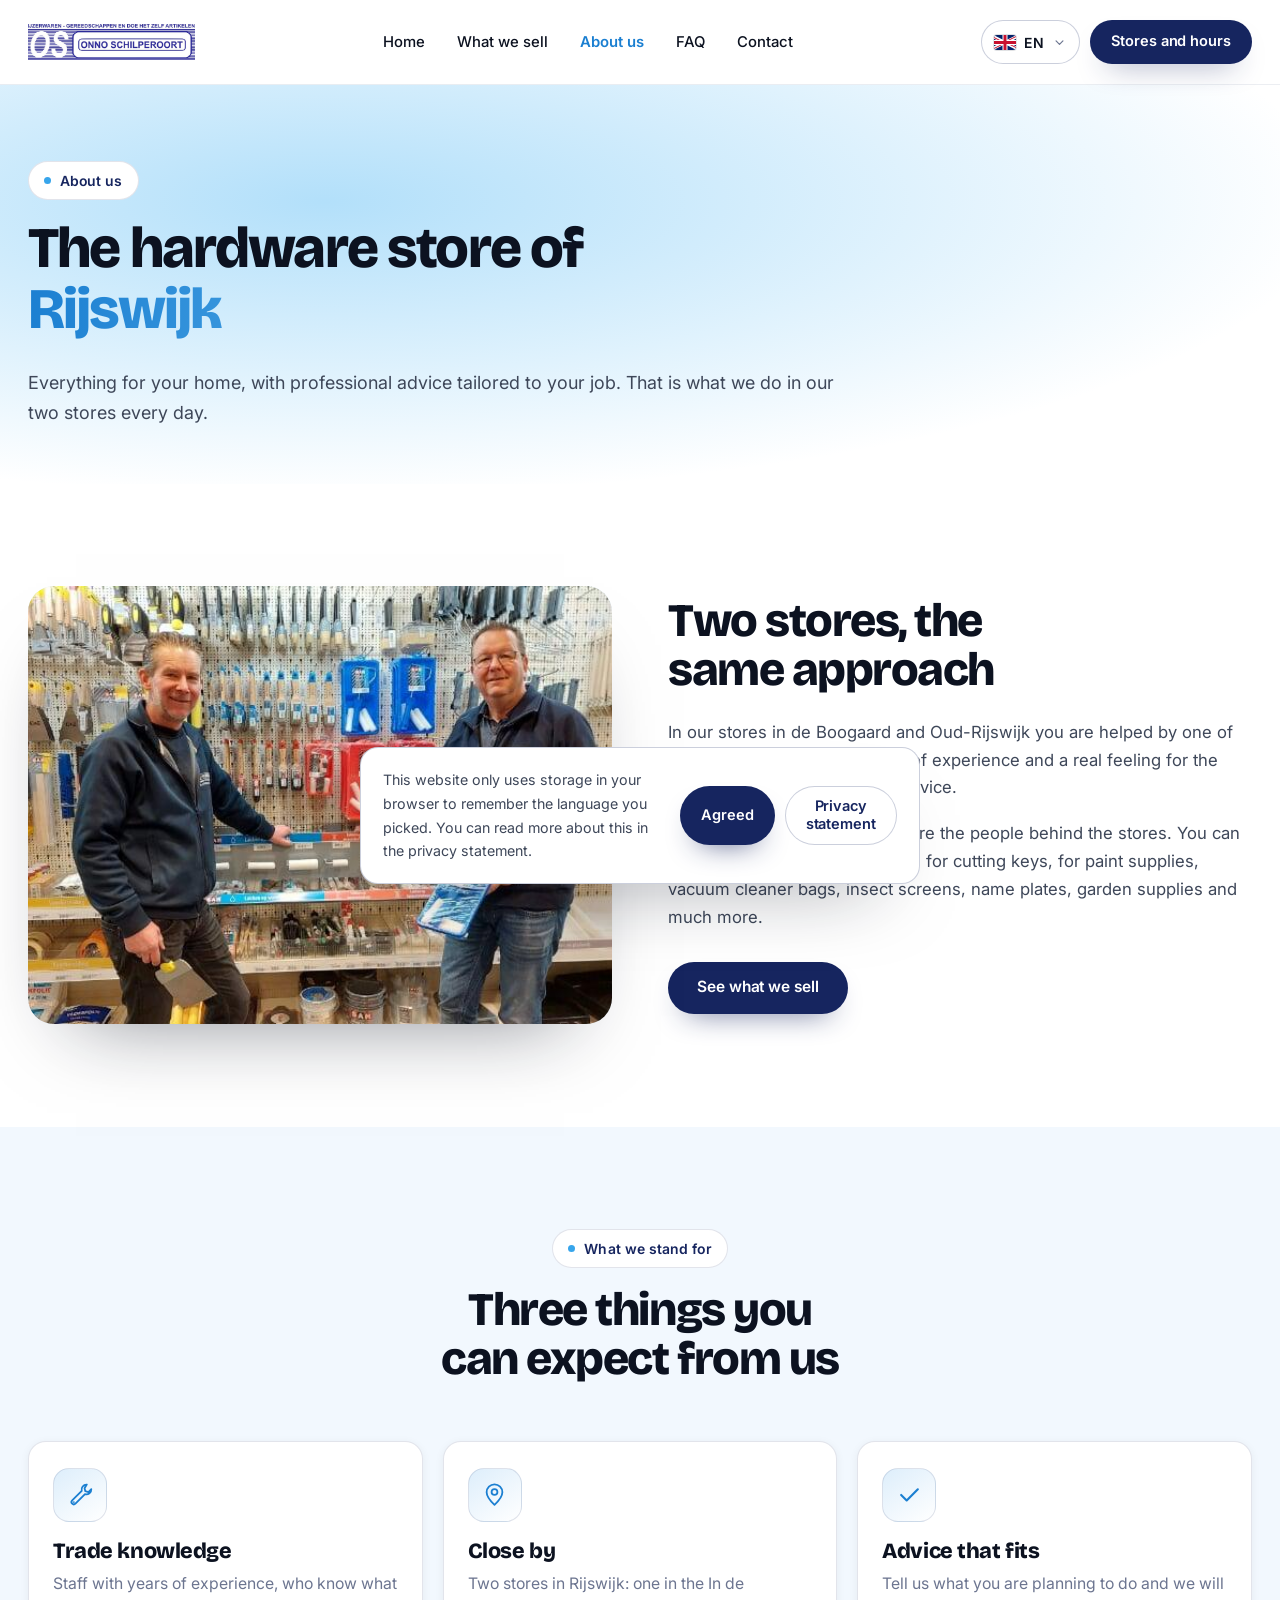
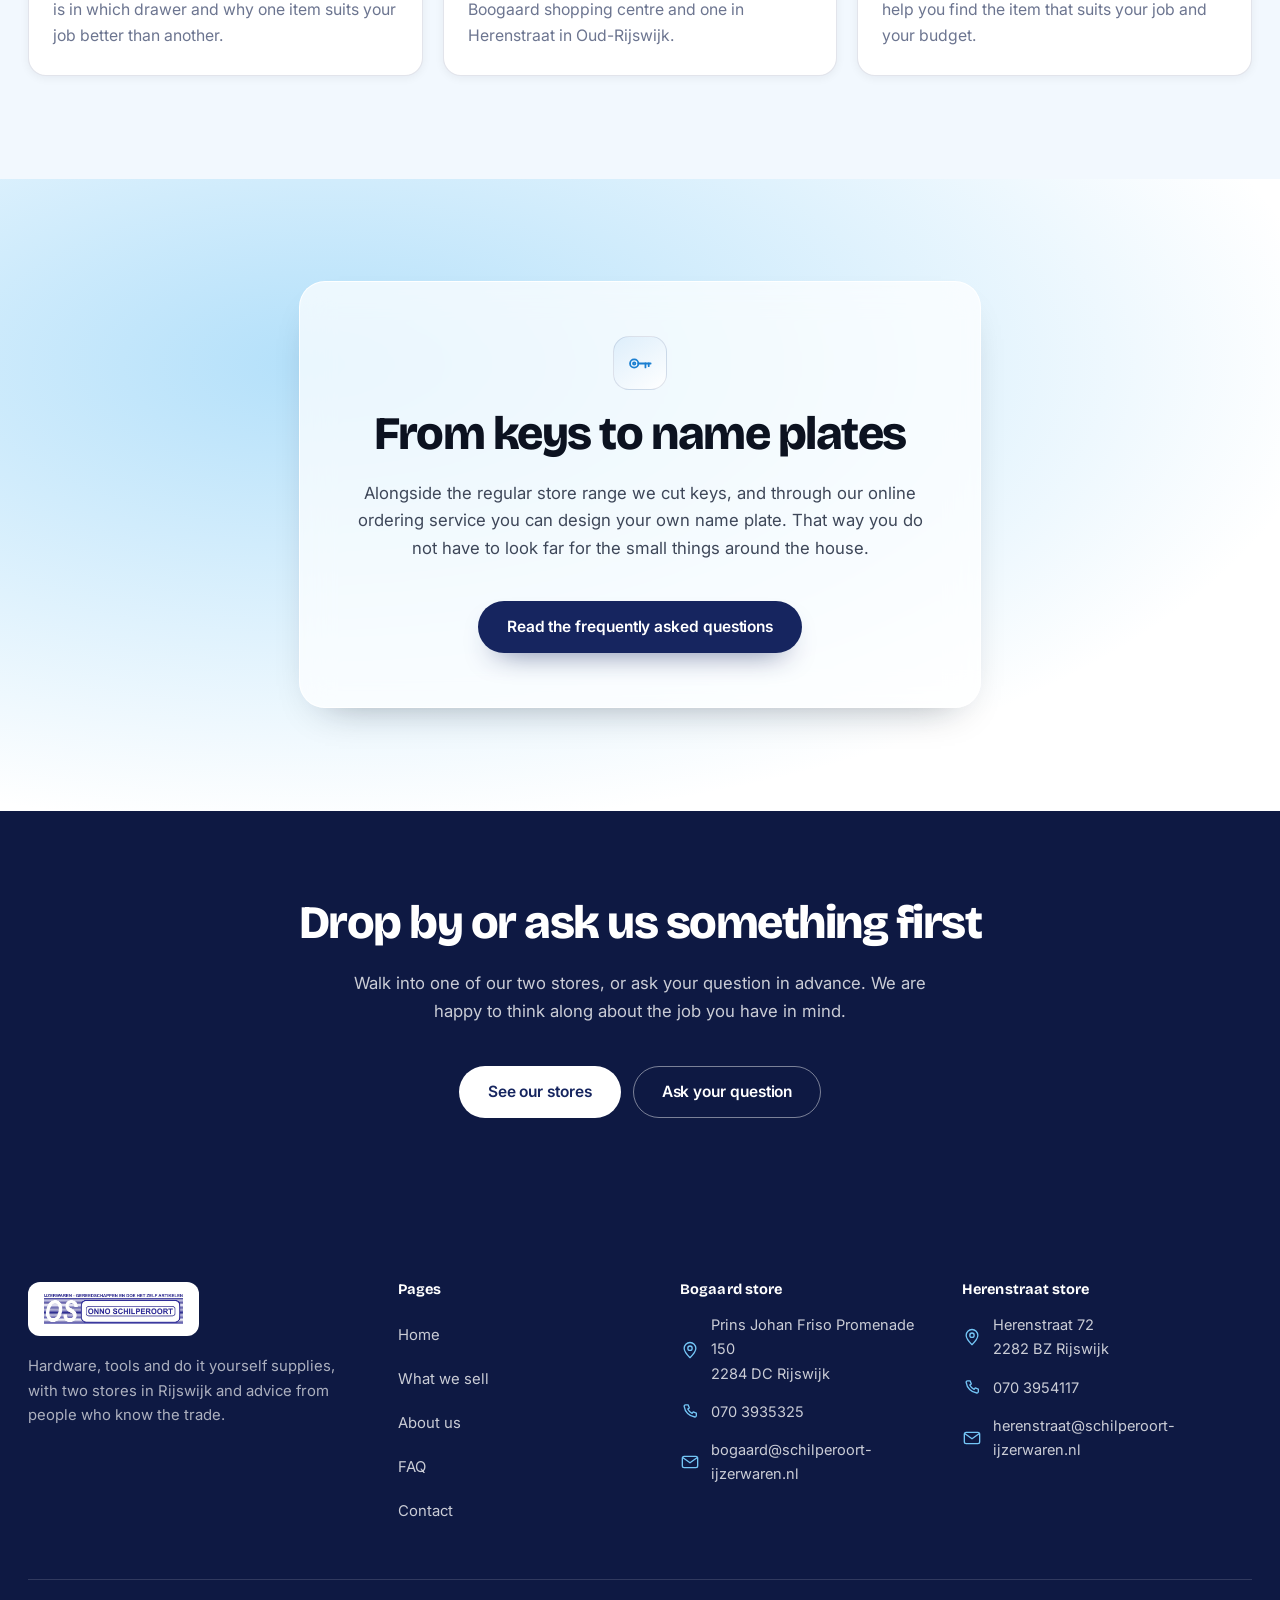
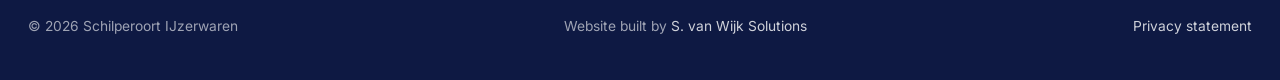
<file: over.html>
<!DOCTYPE html>
<html lang="nl">
<head>
<meta charset="UTF-8">
<meta name="viewport" content="width=device-width, initial-scale=1.0">
<meta name="robots" content="noindex, follow">
<title>Over ons | Schilperoort IJzerwaren in Rijswijk</title>
<meta name="description" content="Schilperoort IJzerwaren heeft twee winkels in Rijswijk, in winkelcentrum In de Boogaard en in Oud-Rijswijk. Lees hier wie u helpt en waar wij voor staan.">
<link rel="canonical" href="https://svanwijksolutions.github.io/schilderpoort-ijzerwaren/over.html">
<link rel="alternate" hreflang="nl" href="https://svanwijksolutions.github.io/schilderpoort-ijzerwaren/over.html">
<link rel="alternate" hreflang="en" href="https://svanwijksolutions.github.io/schilderpoort-ijzerwaren/over.html">
<link rel="alternate" hreflang="x-default" href="https://svanwijksolutions.github.io/schilderpoort-ijzerwaren/over.html">
<link rel="icon" href="assets/icons/favicon.svg" type="image/svg+xml">

<meta property="og:type" content="website">
<meta property="og:locale" content="nl_NL">
<meta property="og:title" content="Over ons | Schilperoort IJzerwaren in Rijswijk">
<meta property="og:description" content="Twee winkels in Rijswijk, in winkelcentrum In de Boogaard en in Oud-Rijswijk, met medewerkers die met u meedenken.">
<meta property="og:url" content="https://svanwijksolutions.github.io/schilderpoort-ijzerwaren/over.html">
<meta property="og:image" content="https://svanwijksolutions.github.io/schilderpoort-ijzerwaren/assets/images/medewerkers-verfafdeling.jpg">
<meta name="twitter:card" content="summary_large_image">

<link rel="preconnect" href="https://fonts.googleapis.com">
<link rel="preconnect" href="https://fonts.gstatic.com" crossorigin>
<link href="https://fonts.googleapis.com/css2?family=Bricolage+Grotesque:opsz,wght@12..96,400..800&family=Inter:wght@400..600&display=swap" rel="stylesheet">
<link rel="stylesheet" href="style.css">

<script type="application/ld+json">
{
  "@context": "https://schema.org",
  "@graph": [
    {
      "@type": "HardwareStore",
      "@id": "https://svanwijksolutions.github.io/schilderpoort-ijzerwaren/#bogaard",
      "name": "Schilperoort IJzerwaren, filiaal Bogaard",
      "url": "https://svanwijksolutions.github.io/schilderpoort-ijzerwaren/",
      "telephone": "+31703935325",
      "email": "bogaard@schilperoort-ijzerwaren.nl",
      "address": {
        "@type": "PostalAddress",
        "streetAddress": "Prins Johan Friso Promenade 150",
        "postalCode": "2284 DC",
        "addressLocality": "Rijswijk",
        "addressCountry": "NL"
      }
    },
    {
      "@type": "HardwareStore",
      "@id": "https://svanwijksolutions.github.io/schilderpoort-ijzerwaren/#herenstraat",
      "name": "Schilperoort IJzerwaren, filiaal Herenstraat",
      "url": "https://svanwijksolutions.github.io/schilderpoort-ijzerwaren/",
      "telephone": "+31703954117",
      "email": "herenstraat@schilperoort-ijzerwaren.nl",
      "address": {
        "@type": "PostalAddress",
        "streetAddress": "Herenstraat 72",
        "postalCode": "2282 BZ",
        "addressLocality": "Rijswijk",
        "addressCountry": "NL"
      }
    }
  ]
}
</script>
</head>
<body data-page="over">

<a class="skip-link" href="#main" data-i18n="a11y.skip">Naar de inhoud</a>

<div id="header-placeholder"></div>

<main id="main">

  <section class="page-hero aurora">
    <div class="container">
      <div class="page-hero-inner">
        <span class="eyebrow fade-up" data-i18n="about.eyebrow">Over ons</span>
        <h1 class="fade-up d1">
          <span class="line" data-i18n="about.titleA">De ijzerwarenwinkel van</span>
          <span class="line grad-word" data-i18n="about.titleB">Rijswijk</span>
        </h1>
        <p class="fade-up d2" data-i18n="about.lead">Alles voor in en om uw huis, professioneel advies op maat. Dat is waar wij in onze twee winkels elke dag mee bezig zijn.</p>
      </div>
    </div>
  </section>

  <section class="section">
    <div class="container">
      <div class="split">
        <div class="split-media reveal">
          <div class="photo-frame">
            <img src="assets/images/medewerkers-verfafdeling.jpg"
                 alt="Twee medewerkers van Schilperoort IJzerwaren bij het schap met kwasten en schildersgereedschap"
                 width="728" height="409" loading="lazy">
          </div>
        </div>
        <div class="split-copy reveal delay-1">
          <h2 data-i18n="about.storyTitle">Twee winkels, dezelfde aanpak</h2>
          <p data-i18n="about.story1">In onze filialen in de Bogaard en Oud-Rijswijk wordt u vakkundig geholpen door 1 van onze medewerkers. Met jarenlange ervaring en passie voor het vak kunt u er vanuit gaan dat u goed advies krijgt.</p>
          <p data-i18n="about.story2">Achter de winkels staan Onno en Remco Schilperoort. U kunt bij ons terecht voor diverse gereedschappen, voor het bijmaken van diverse sleutels, verfartikelen, stofzuigerzakken, horren, naamplaatjes, tuinartikelen en nog veel meer.</p>
          <div class="hero-actions">
            <a class="btn btn-primary" href="assortiment.html" data-i18n="about.cta">Bekijk het assortiment</a>
          </div>
        </div>
      </div>
    </div>
  </section>

  <section class="section section-tint">
    <div class="container">
      <div class="section-head centered reveal">
        <span class="eyebrow" data-i18n="values.eyebrow">Waar wij voor staan</span>
        <h2 data-i18n="values.title">Drie dingen die u van ons mag verwachten</h2>
      </div>

      <div class="cards-grid grid-3">
        <article class="card reveal">
          <span class="card-icon"><svg class="icon" aria-hidden="true"><use href="assets/icons/sprite.svg#icon-tools"></use></svg></span>
          <h3 data-i18n="values.one.title">Vakkennis</h3>
          <p data-i18n="values.one.text">Medewerkers met jarenlange ervaring, die weten wat er in welk bakje ligt en waarom het ene artikel beter past dan het andere.</p>
        </article>

        <article class="card reveal delay-1">
          <span class="card-icon"><svg class="icon" aria-hidden="true"><use href="assets/icons/sprite.svg#icon-pin"></use></svg></span>
          <h3 data-i18n="values.two.title">Dichtbij</h3>
          <p data-i18n="values.two.text">Twee winkels in Rijswijk: een in winkelcentrum In de Boogaard en een in de Herenstraat in Oud-Rijswijk.</p>
        </article>

        <article class="card reveal delay-2">
          <span class="card-icon"><svg class="icon" aria-hidden="true"><use href="assets/icons/sprite.svg#icon-check"></use></svg></span>
          <h3 data-i18n="values.three.title">Advies op maat</h3>
          <p data-i18n="values.three.text">Vertel wat u wilt gaan doen, dan zoeken wij mee naar het artikel dat bij uw klus en uw budget past.</p>
        </article>
      </div>
    </div>
  </section>

  <section class="section aurora">
    <div class="container">
      <div class="highlight-block reveal">
        <span class="card-icon"><svg class="icon" aria-hidden="true"><use href="assets/icons/sprite.svg#icon-key"></use></svg></span>
        <h2 data-i18n="about.serviceTitle">Van sleutels tot naambordjes</h2>
        <p data-i18n="about.serviceText">Naast het gewone winkelassortiment maken wij sleutels bij en ontwerpt u via onze online bestelservice uw eigen naambordje. Zo hoeft u voor de kleine dingen in en om het huis niet ver te zoeken.</p>
        <a class="btn btn-primary" href="faq.html" data-i18n="about.serviceCta">Lees de veelgestelde vragen</a>
      </div>
    </div>
  </section>

  <section class="cta-band">
    <div class="container cta-inner">
      <h2 data-i18n="cta.title">Even langskomen of eerst iets vragen</h2>
      <p data-i18n="cta.text">Loop binnen in een van onze twee winkels, of stel uw vraag vooraf. Wij denken graag met u mee over de klus die u in gedachten heeft.</p>
      <div class="cta-actions">
        <a class="btn btn-light" href="contact.html#locaties" data-i18n="cta.primary">Bekijk onze filialen</a>
        <a class="btn btn-outline-light" href="contact.html#formulier" data-i18n="cta.secondary">Stel uw vraag</a>
      </div>
    </div>
  </section>

</main>

<div id="footer-placeholder"></div>

<div class="cookie-banner" role="dialog" aria-live="polite">
  <p data-i18n="cookie.text">Deze website gebruikt alleen opslag in uw browser om uw taalkeuze te onthouden. Meer hierover leest u in de privacyverklaring.</p>
  <div class="cookie-actions">
    <button type="button" class="btn btn-primary btn-sm" data-cookie-accept data-i18n="cookie.accept">Akkoord</button>
    <a class="btn btn-ghost btn-sm" href="privacy.html" data-i18n="cookie.more">Privacyverklaring</a>
  </div>
</div>

<script src="js/script.js" defer></script>
</body>
</html>
</file>
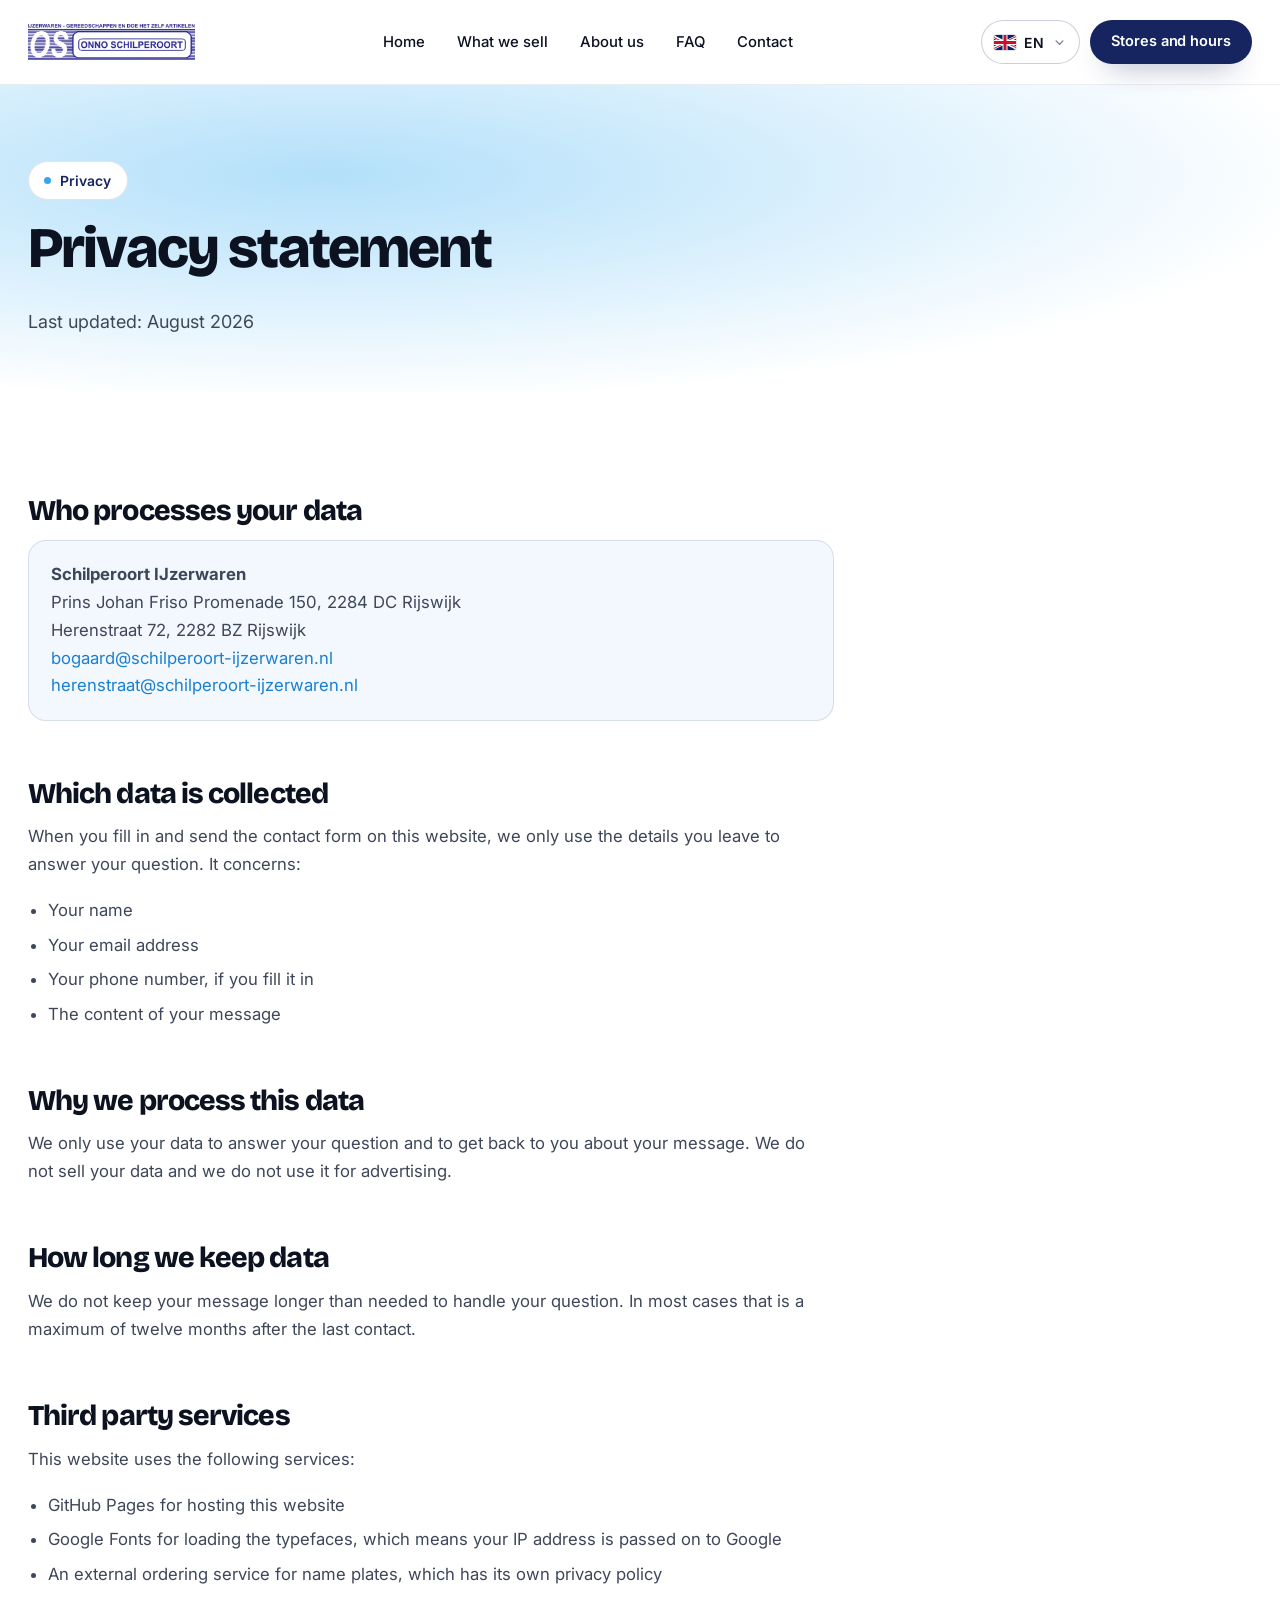
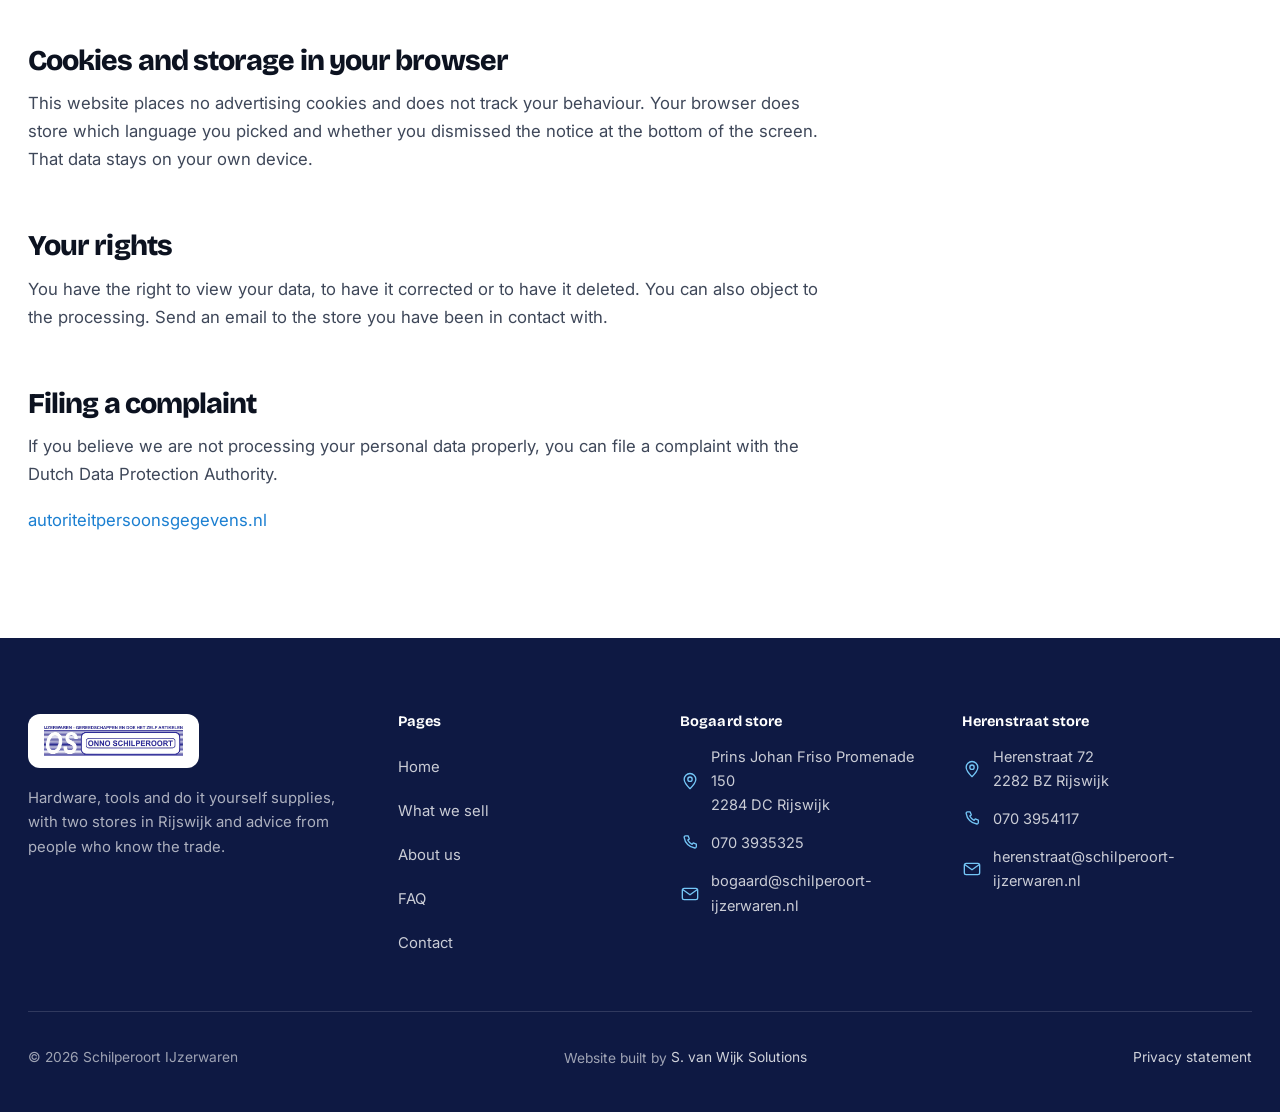
<file: privacy.html>
<!DOCTYPE html>
<html lang="nl">
<head>
<meta charset="UTF-8">
<meta name="viewport" content="width=device-width, initial-scale=1.0">
<meta name="robots" content="noindex, follow">
<title>Privacyverklaring | Schilperoort IJzerwaren Rijswijk</title>
<meta name="description" content="Privacyverklaring van Schilperoort IJzerwaren in Rijswijk: welke gegevens deze website verwerkt, waarom dat gebeurt en welke rechten u daarbij heeft.">
<link rel="canonical" href="https://svanwijksolutions.github.io/schilderpoort-ijzerwaren/privacy.html">
<link rel="alternate" hreflang="nl" href="https://svanwijksolutions.github.io/schilderpoort-ijzerwaren/privacy.html">
<link rel="alternate" hreflang="en" href="https://svanwijksolutions.github.io/schilderpoort-ijzerwaren/privacy.html">
<link rel="alternate" hreflang="x-default" href="https://svanwijksolutions.github.io/schilderpoort-ijzerwaren/privacy.html">
<link rel="icon" href="assets/icons/favicon.svg" type="image/svg+xml">

<link rel="preconnect" href="https://fonts.googleapis.com">
<link rel="preconnect" href="https://fonts.gstatic.com" crossorigin>
<link href="https://fonts.googleapis.com/css2?family=Bricolage+Grotesque:opsz,wght@12..96,400..800&family=Inter:wght@400..600&display=swap" rel="stylesheet">
<link rel="stylesheet" href="style.css">
</head>
<body data-page="privacy">

<a class="skip-link" href="#main" data-i18n="a11y.skip">Naar de inhoud</a>

<div id="header-placeholder"></div>

<main id="main">

  <section class="page-hero aurora">
    <div class="container">
      <div class="page-hero-inner">
        <span class="eyebrow fade-up" data-i18n="privacy.eyebrow">Privacy</span>
        <h1 class="fade-up d1" data-i18n="privacy.title">Privacyverklaring</h1>
        <p class="fade-up d2" data-i18n="privacy.updated">Laatst bijgewerkt: augustus 2026</p>
      </div>
    </div>
  </section>

  <section class="section">
    <div class="container">
      <div class="prose">

        <h2 data-i18n="privacy.h1">Wie verwerkt uw gegevens</h2>
        <div class="contact-block">
          <p>
            <strong>Schilperoort IJzerwaren</strong><br>
            Prins Johan Friso Promenade 150, 2284 DC Rijswijk<br>
            Herenstraat 72, 2282 BZ Rijswijk<br>
            <a href="mailto:bogaard@schilperoort-ijzerwaren.nl">bogaard@schilperoort-ijzerwaren.nl</a><br>
            <a href="mailto:herenstraat@schilperoort-ijzerwaren.nl">herenstraat@schilperoort-ijzerwaren.nl</a>
          </p>
        </div>

        <h2 data-i18n="privacy.h2">Welke gegevens worden verzameld</h2>
        <p data-i18n="privacy.p2">Als u het contactformulier op deze website invult en verstuurt, gebruiken wij de gegevens die u achterlaat alleen om uw vraag te beantwoorden. Het gaat om:</p>
        <ul>
          <li data-i18n="privacy.li1">Uw naam</li>
          <li data-i18n="privacy.li2">Uw e-mailadres</li>
          <li data-i18n="privacy.li3">Uw telefoonnummer, als u dat invult</li>
          <li data-i18n="privacy.li4">De inhoud van uw bericht</li>
        </ul>

        <h2 data-i18n="privacy.h3">Waarom wij deze gegevens verwerken</h2>
        <p data-i18n="privacy.p3">Wij gebruiken uw gegevens alleen om uw vraag te beantwoorden en om contact met u op te nemen over uw bericht. Wij verkopen uw gegevens niet en gebruiken ze niet voor reclame.</p>

        <h2 data-i18n="privacy.h4">Hoe lang wij gegevens bewaren</h2>
        <p data-i18n="privacy.p4">Wij bewaren uw bericht niet langer dan nodig is om uw vraag af te handelen. In de meeste gevallen is dat maximaal twaalf maanden na het laatste contact.</p>

        <h2 data-i18n="privacy.h5">Diensten van derden</h2>
        <p data-i18n="privacy.p5">Deze website maakt gebruik van de volgende diensten:</p>
        <ul>
          <li data-i18n="privacy.li5">GitHub Pages voor het hosten van deze website</li>
          <li data-i18n="privacy.li6">Google Fonts voor het laden van de lettertypen, waarbij uw IP-adres aan Google wordt doorgegeven</li>
          <li data-i18n="privacy.li7">Een externe bestelservice voor naambordjes, die een eigen privacybeleid hanteert</li>
        </ul>

        <h2 data-i18n="privacy.h6">Cookies en opslag in uw browser</h2>
        <p data-i18n="privacy.p6">Deze website plaatst geen advertentiecookies en volgt uw gedrag niet. Wel wordt in de opslag van uw browser bijgehouden welke taal u heeft gekozen en of u de melding onderaan het scherm heeft weggeklikt. Die gegevens blijven op uw eigen apparaat.</p>

        <h2 data-i18n="privacy.h7">Uw rechten</h2>
        <p data-i18n="privacy.p7">U heeft het recht om uw gegevens in te zien, te laten corrigeren of te laten verwijderen. Ook kunt u bezwaar maken tegen de verwerking. Stuur daarvoor een e-mail naar het filiaal waarmee u contact heeft gehad.</p>

        <h2 data-i18n="privacy.h8">Klacht indienen</h2>
        <p data-i18n="privacy.p8">Bent u van mening dat wij uw persoonsgegevens niet goed verwerken, dan kunt u een klacht indienen bij de Autoriteit Persoonsgegevens.</p>
        <p><a href="https://www.autoriteitpersoonsgegevens.nl" target="_blank" rel="noopener">autoriteitpersoonsgegevens.nl</a></p>

      </div>
    </div>
  </section>

</main>

<div id="footer-placeholder"></div>

<script src="js/script.js" defer></script>
</body>
</html>
</file>
<file: style.css>
/* ==========================================================================
   Schilperoort IJzerwaren — stylesheet
   Kleuren: lichtblauw, wit, zwart (huisstijl behouden)
   Opbouw: tokens, basis, layout, header, hero, secties, componenten, footer,
           bewegende elementen, responsive
   ========================================================================== */

/* ---------- 1. Tokens ---------- */
:root {
  --ink: #0C1220;
  --ink-2: #3E4759;
  --ink-3: #6C7590;
  --deep: #16255F;
  --deep-2: #0E1943;
  --brand: #1B7FD1;
  --brand-2: #37A5EB;
  --sky: #74C6F6;
  --sky-soft: #DDEEFB;
  --sky-tint: #F2F8FE;
  --white: #FFFFFF;
  --line: rgba(22, 37, 95, 0.12);
  --line-strong: rgba(22, 37, 95, 0.22);

  --font-display: "Bricolage Grotesque", "Segoe UI", ui-sans-serif, system-ui, sans-serif;
  --font-body: "Inter", ui-sans-serif, system-ui, -apple-system, "Segoe UI", Arial, sans-serif;

  --radius-sm: 10px;
  --radius: 18px;
  --radius-lg: 26px;

  --shadow-sm: 0 2px 10px rgba(12, 18, 32, 0.06);
  --shadow: 0 18px 40px -26px rgba(12, 18, 32, 0.45);
  --shadow-lg: 0 40px 80px -48px rgba(12, 18, 32, 0.55);

  --header-h: 76px;
  --container: 1280px;
  --ease: cubic-bezier(0.22, 1, 0.36, 1);
}

/* ---------- 2. Basis ---------- */
*, *::before, *::after { box-sizing: border-box; }

html {
  /* iets kleiner lettertype door de hele site heen; bodytekst blijft ruim boven 16px */
  font-size: 96.875%;
  scroll-behavior: smooth;
  scroll-padding-top: calc(var(--header-h) + 16px);
  -webkit-text-size-adjust: 100%;
}

body {
  margin: 0;
  font-family: var(--font-body);
  font-size: 1.06rem;
  line-height: 1.66;
  color: var(--ink-2);
  background: var(--white);
  overflow-x: hidden;
  -webkit-font-smoothing: antialiased;
}

body.menu-open { overflow: hidden; }

img, svg { max-width: 100%; }
img { display: block; height: auto; }

h1, h2, h3, h4 {
  font-family: var(--font-display);
  color: var(--ink);
  margin: 0 0 0.5em;
  line-height: 1.06;
  letter-spacing: -0.032em;
  font-weight: 800;
  text-wrap: balance;
}

h1 { font-size: clamp(2.5rem, 7.4vw, 4.7rem); }
h2 { font-size: clamp(1.85rem, 4.4vw, 3rem); }
h3 { font-size: clamp(1.15rem, 2.1vw, 1.4rem); letter-spacing: -0.02em; }
h4 { font-size: 1.02rem; letter-spacing: -0.01em; }

p { margin: 0 0 1.1em; }
p:last-child { margin-bottom: 0; }

a { color: var(--brand); text-decoration: none; }
a:hover { color: var(--deep); }

ul { margin: 0; padding: 0; }

:focus-visible {
  outline: 3px solid var(--brand);
  outline-offset: 3px;
  border-radius: 4px;
}

.container {
  width: 100%;
  max-width: var(--container);
  margin-inline: auto;
  padding-inline: 20px;
}

.skip-link {
  position: absolute;
  left: -9999px;
  top: 0;
  z-index: 200;
  background: var(--deep);
  color: var(--white);
  padding: 14px 20px;
  border-radius: 0 0 10px 0;
}
.skip-link:focus {
  left: 0;
  color: var(--white);
}

.sr-only {
  position: absolute;
  width: 1px; height: 1px;
  padding: 0; margin: -1px;
  overflow: hidden;
  clip: rect(0 0 0 0);
  white-space: nowrap;
  border: 0;
}

.icon {
  width: 24px;
  height: 24px;
  flex: none;
}

/* ---------- 3. Knoppen ---------- */
.btn {
  display: inline-flex;
  align-items: center;
  justify-content: center;
  gap: 10px;
  min-height: 52px;
  padding: 15px 28px;
  border: 1px solid transparent;
  border-radius: 999px;
  font-family: var(--font-body);
  font-size: 1rem;
  font-weight: 600;
  letter-spacing: -0.005em;
  line-height: 1.2;
  cursor: pointer;
  text-align: center;
  transition: transform 0.35s var(--ease), box-shadow 0.35s var(--ease),
              background-color 0.25s ease, color 0.25s ease, border-color 0.25s ease;
}

.btn .icon { width: 19px; height: 19px; }

.btn-primary {
  background: var(--deep);
  color: var(--white);
  box-shadow: 0 14px 30px -18px rgba(22, 37, 95, 0.9);
}
.btn-primary:hover {
  background: var(--deep-2);
  color: var(--white);
  transform: scale(1.025);
  box-shadow: 0 20px 40px -18px rgba(27, 127, 209, 0.75);
}

.btn-accent {
  background: var(--brand);
  color: var(--white);
  box-shadow: 0 14px 30px -18px rgba(27, 127, 209, 0.9);
}
.btn-accent:hover {
  background: #1569B2;
  color: var(--white);
  transform: scale(1.025);
}

.btn-ghost {
  background: rgba(255, 255, 255, 0.7);
  color: var(--deep);
  border-color: var(--line-strong);
}
.btn-ghost:hover {
  background: var(--white);
  color: var(--deep);
  transform: scale(1.025);
  box-shadow: var(--shadow);
}

.btn-light {
  background: var(--white);
  color: var(--deep);
}
.btn-light:hover {
  background: var(--sky-soft);
  color: var(--deep);
  transform: scale(1.025);
}

.btn-outline-light {
  background: transparent;
  color: var(--white);
  border-color: rgba(255, 255, 255, 0.45);
}
.btn-outline-light:hover {
  background: rgba(255, 255, 255, 0.12);
  color: var(--white);
  transform: scale(1.025);
}

.btn-sm {
  min-height: 44px;
  padding: 11px 20px;
  font-size: 0.94rem;
}

/* ---------- 4. Header ---------- */
.site-header {
  position: fixed;
  inset: 0 0 auto 0;
  z-index: 100;
  background: rgba(255, 255, 255, 0.82);
  -webkit-backdrop-filter: blur(16px) saturate(160%);
  backdrop-filter: blur(16px) saturate(160%);
  border-bottom: 1px solid rgba(22, 37, 95, 0.08);
  transition: background-color 0.3s ease, box-shadow 0.3s ease, border-color 0.3s ease;
}

.site-header.scrolled {
  background: rgba(255, 255, 255, 0.94);
  box-shadow: 0 10px 30px -22px rgba(12, 18, 32, 0.55);
  border-bottom-color: rgba(22, 37, 95, 0.12);
}

.header-inner {
  position: relative;
  z-index: 113;
  display: flex;
  align-items: center;
  justify-content: space-between;
  gap: 16px;
  height: var(--header-h);
  transition: height 0.3s var(--ease);
}

.site-header.scrolled .header-inner { height: 62px; }

.brand {
  display: flex;
  align-items: center;
  flex: none;
  min-height: 44px;
  transition: transform 0.3s var(--ease);
}
.brand:hover { transform: scale(1.02); }

.brand-logo {
  height: 36px;
  width: auto;
  transition: height 0.3s var(--ease);
}
.site-header.scrolled .brand-logo { height: 30px; }

.main-nav { display: none; }

.nav-links {
  display: flex;
  align-items: center;
  gap: 4px;
  list-style: none;
}

.nav-link {
  display: inline-flex;
  align-items: center;
  min-height: 44px;
  padding: 8px 14px;
  border-radius: 999px;
  color: var(--ink);
  font-size: 0.96rem;
  font-weight: 500;
  transition: background-color 0.25s ease, color 0.25s ease;
}
.nav-link:hover { background: var(--sky-tint); color: var(--deep); }
.nav-link.is-active { color: var(--brand); font-weight: 600; }

.header-actions {
  display: flex;
  align-items: center;
  gap: 10px;
}

.header-cta { display: none; }

/* Taalswitcher — desktop dropdown met vlaggen */
.lang-switch { position: relative; display: none; }

.lang-toggle {
  display: inline-flex;
  align-items: center;
  gap: 8px;
  min-height: 44px;
  padding: 8px 12px;
  background: var(--white);
  border: 1px solid var(--line-strong);
  border-radius: 999px;
  font-family: var(--font-body);
  font-size: 0.9rem;
  font-weight: 600;
  color: var(--ink);
  cursor: pointer;
  transition: border-color 0.25s ease, box-shadow 0.25s ease;
}
.lang-toggle:hover { border-color: var(--brand); box-shadow: var(--shadow-sm); }

.flag {
  width: 22px;
  height: 15px;
  border-radius: 3px;
  object-fit: cover;
  box-shadow: 0 0 0 1px rgba(12, 18, 32, 0.12);
}

.lang-code { letter-spacing: 0.04em; }

.lang-toggle .icon { width: 15px; height: 15px; color: var(--ink-3); transition: transform 0.25s ease; }
.lang-toggle[aria-expanded="true"] .icon { transform: rotate(180deg); }

.lang-menu {
  position: absolute;
  top: calc(100% + 8px);
  right: 0;
  min-width: 186px;
  list-style: none;
  padding: 6px;
  background: var(--white);
  border: 1px solid var(--line);
  border-radius: 14px;
  box-shadow: var(--shadow-lg);
  opacity: 0;
  visibility: hidden;
  transform: translateY(-6px);
  transition: opacity 0.22s ease, transform 0.22s ease, visibility 0.22s ease;
}
.lang-switch.open .lang-menu {
  opacity: 1;
  visibility: visible;
  transform: translateY(0);
}

.lang-option {
  display: flex;
  align-items: center;
  gap: 10px;
  width: 100%;
  min-height: 44px;
  padding: 9px 12px;
  background: none;
  border: 0;
  border-radius: 10px;
  font-family: var(--font-body);
  font-size: 0.94rem;
  font-weight: 500;
  color: var(--ink);
  text-align: left;
  cursor: pointer;
}
.lang-option:hover { background: var(--sky-tint); }
.lang-option[aria-selected="true"] { background: var(--sky-soft); font-weight: 600; }

html[lang="nl"] .flag-en,
html[lang="en"] .flag-nl { display: none; }

/* Hamburger */
.menu-toggle {
  position: relative;
  z-index: 115;
  display: inline-flex;
  flex-direction: column;
  justify-content: center;
  gap: 5px;
  width: 46px;
  height: 46px;
  padding: 0 10px;
  background: var(--white);
  border: 1px solid var(--line-strong);
  border-radius: 12px;
  cursor: pointer;
}
.menu-toggle span {
  display: block;
  height: 2px;
  width: 100%;
  border-radius: 2px;
  background: var(--ink);
  transition: transform 0.32s var(--ease), opacity 0.2s ease;
}
body.menu-open .menu-toggle span:nth-child(1) { transform: translateY(7px) rotate(45deg); }
body.menu-open .menu-toggle span:nth-child(2) { opacity: 0; }
body.menu-open .menu-toggle span:nth-child(3) { transform: translateY(-7px) rotate(-45deg); }

/* Mobiel menu */
.mobile-menu {
  position: fixed;
  inset: 0;
  z-index: 110;
  width: 100vw;
  height: 100vh;
  height: 100dvh;
  background: #FFFFFF;
  background-color: #FFFFFF;
  padding: calc(var(--header-h) + 18px) 20px 40px;
  overflow-y: auto;
  transform: translateX(100%);
  visibility: hidden;
  opacity: 0;
  transition: transform 0.4s var(--ease), opacity 0.4s ease, visibility 0.4s ease;
}
.mobile-menu.open {
  transform: translateX(0);
  visibility: visible;
  opacity: 1;
}

body.menu-open .site-header {
  backdrop-filter: none;
  -webkit-backdrop-filter: none;
  background: #FFFFFF;
  border-bottom-color: transparent;
}

.mobile-nav {
  list-style: none;
  border-top: 1px solid var(--line);
}
.mobile-nav a {
  display: flex;
  align-items: center;
  justify-content: space-between;
  min-height: 60px;
  padding: 14px 4px;
  border-bottom: 1px solid var(--line);
  font-family: var(--font-display);
  font-size: 1.5rem;
  font-weight: 700;
  letter-spacing: -0.02em;
  color: var(--ink);
}
.mobile-nav a:hover { color: var(--brand); }
.mobile-nav .icon { width: 20px; height: 20px; color: var(--sky); }

.mobile-extra {
  margin-top: 26px;
  display: grid;
  gap: 12px;
}

.mobile-lang {
  display: flex;
  gap: 10px;
  margin-top: 24px;
}
.mobile-lang-btn {
  display: inline-flex;
  align-items: center;
  gap: 9px;
  flex: 1 1 0;
  min-height: 48px;
  padding: 12px 14px;
  background: var(--white);
  border: 1px solid var(--line-strong);
  border-radius: 12px;
  font-family: var(--font-body);
  font-size: 0.95rem;
  font-weight: 600;
  color: var(--ink);
  cursor: pointer;
}
.mobile-lang-btn[aria-pressed="true"] {
  background: var(--sky-soft);
  border-color: var(--brand);
  color: var(--deep);
}

/* ---------- 5. Layout-basis ---------- */
main { padding-top: var(--header-h); }

.section { padding: clamp(56px, 8vw, 104px) 0; }
.section-tint { background: var(--sky-tint); }
.section-deep {
  background: var(--deep-2);
  color: rgba(255, 255, 255, 0.78);
}
.section-deep h2, .section-deep h3 { color: var(--white); }

.section-head {
  max-width: 46rem;
  margin-bottom: clamp(32px, 5vw, 56px);
}
.section-head.centered {
  margin-inline: auto;
  text-align: center;
}
.section-head p { color: var(--ink-3); font-size: 1.06rem; }
.section-deep .section-head p { color: rgba(255, 255, 255, 0.72); }

.eyebrow {
  display: inline-flex;
  align-items: center;
  gap: 9px;
  margin-bottom: 18px;
  padding: 7px 15px;
  background: var(--white);
  border: 1px solid var(--line);
  border-radius: 999px;
  font-size: 0.9rem;
  font-weight: 600;
  letter-spacing: 0.005em;
  color: var(--deep);
}
.eyebrow::before {
  content: "";
  width: 7px;
  height: 7px;
  border-radius: 50%;
  background: var(--brand-2);
}
.section-tint .eyebrow { background: var(--white); }
.section-deep .eyebrow {
  background: rgba(255, 255, 255, 0.08);
  border-color: rgba(255, 255, 255, 0.18);
  color: var(--white);
}

.lead {
  font-size: clamp(1.06rem, 2vw, 1.22rem);
  line-height: 1.6;
  color: var(--ink-2);
}

/* ---------- 6. Aurora-achtergrond ---------- */
.aurora {
  position: relative;
  isolation: isolate;
  overflow: hidden;
}
.aurora::before {
  content: "";
  position: absolute;
  inset: -30% -20% auto -20%;
  height: 150%;
  z-index: -1;
  background:
    radial-gradient(46% 40% at 18% 22%, rgba(116, 198, 246, 0.55), transparent 68%),
    radial-gradient(38% 36% at 84% 12%, rgba(27, 127, 209, 0.34), transparent 66%),
    radial-gradient(52% 44% at 62% 78%, rgba(221, 238, 251, 0.9), transparent 70%),
    radial-gradient(30% 30% at 8% 82%, rgba(55, 165, 235, 0.22), transparent 70%);
  background-size: 180% 180%;
  animation: aurora-drift 26s ease-in-out infinite alternate;
}

@keyframes aurora-drift {
  0%   { background-position: 0% 50%, 100% 0%, 50% 100%, 0% 100%; }
  100% { background-position: 22% 30%, 74% 24%, 30% 76%, 18% 72%; }
}

.aurora-deep::before {
  background:
    radial-gradient(44% 40% at 16% 20%, rgba(55, 165, 235, 0.42), transparent 66%),
    radial-gradient(40% 38% at 88% 24%, rgba(116, 198, 246, 0.24), transparent 66%),
    radial-gradient(46% 42% at 60% 92%, rgba(27, 127, 209, 0.32), transparent 70%);
}

/* ---------- 7. Hero ---------- */
.hero {
  padding: clamp(44px, 7vw, 84px) 0 clamp(48px, 7vw, 92px);
}

.hero-grid {
  display: grid;
  gap: clamp(32px, 5vw, 56px);
  align-items: center;
}

.hero-copy { min-width: 0; }

.hero-title {
  margin-bottom: 22px;
  font-weight: 800;
}

.line { display: block; }

.grad-word {
  background: linear-gradient(100deg, var(--brand) 0%, var(--sky) 26%, var(--deep) 52%, var(--brand-2) 74%, var(--brand) 100%);
  background-size: 320% 100%;
  -webkit-background-clip: text;
  background-clip: text;
  -webkit-text-fill-color: transparent;
  color: transparent;
  animation: grad-slide 9s linear infinite;
}

@keyframes grad-slide {
  0% { background-position: 0% 50%; }
  100% { background-position: 320% 50%; }
}

.hero-lead {
  max-width: 39rem;
  font-size: clamp(1.06rem, 2vw, 1.2rem);
  color: var(--ink-2);
}

.hero-actions {
  display: flex;
  flex-wrap: wrap;
  gap: 12px;
  margin-top: 30px;
}

.hero-meta {
  display: flex;
  flex-wrap: wrap;
  gap: 10px 22px;
  margin-top: 28px;
  padding-top: 24px;
  border-top: 1px solid var(--line);
  list-style: none;
  font-size: 0.95rem;
  color: var(--ink-3);
}
.hero-meta li {
  display: flex;
  align-items: center;
  gap: 8px;
}
.hero-meta .icon { width: 18px; height: 18px; color: var(--brand); }

.hero-media { position: relative; }

.photo-frame {
  position: relative;
  border-radius: var(--radius-lg);
  overflow: hidden;
  box-shadow: var(--shadow-lg);
  background: var(--sky-soft);
}
.photo-frame img {
  width: 100%;
  height: 100%;
  object-fit: cover;
  object-position: center;
}

.hero-photo { aspect-ratio: 4 / 3; }
/* iets naar rechts uitgesneden zodat beide medewerkers volledig in beeld blijven */
.hero-photo img { object-position: 62% center; }

.hero-card {
  position: absolute;
  left: 16px;
  bottom: -22px;
  display: flex;
  align-items: center;
  gap: 12px;
  padding: 14px 18px;
  background: rgba(255, 255, 255, 0.86);
  -webkit-backdrop-filter: blur(14px);
  backdrop-filter: blur(14px);
  border: 1px solid rgba(255, 255, 255, 0.9);
  border-radius: 16px;
  box-shadow: var(--shadow);
}
.hero-card .icon { width: 26px; height: 26px; color: var(--brand); }
.hero-card strong {
  display: block;
  font-family: var(--font-display);
  font-size: 1rem;
  color: var(--ink);
  letter-spacing: -0.01em;
}
.hero-card span { font-size: 0.85rem; color: var(--ink-3); }

/* ---------- 8. Cijferstrip ---------- */
.stats-strip {
  display: grid;
  gap: 2px;
  margin-top: clamp(48px, 6vw, 72px);
  background: var(--line);
  border: 1px solid var(--line);
  border-radius: var(--radius);
  overflow: hidden;
}

.stat {
  padding: 26px 22px;
  background: rgba(255, 255, 255, 0.92);
  text-align: center;
}
.stat-num {
  display: block;
  font-family: var(--font-display);
  font-size: clamp(2.4rem, 5.4vw, 3.3rem);
  font-weight: 800;
  letter-spacing: -0.045em;
  line-height: 1;
  color: var(--deep);
}
.stat-label {
  display: block;
  margin-top: 8px;
  font-size: 0.94rem;
  color: var(--ink-3);
}

/* ---------- 9. Kaartgrids (symmetrisch) ---------- */
.cards-grid {
  display: grid;
  gap: 18px;
  grid-template-columns: 1fr;
}

.card {
  display: flex;
  flex-direction: column;
  height: 100%;
  padding: 26px 24px;
  background: var(--white);
  border: 1px solid var(--line);
  border-radius: var(--radius);
  box-shadow: var(--shadow-sm);
  transition: transform 0.4s var(--ease), box-shadow 0.4s var(--ease), border-color 0.3s ease;
}
.card:hover {
  transform: translateY(-4px);
  border-color: rgba(27, 127, 209, 0.4);
  box-shadow: var(--shadow);
}

.card-icon {
  display: inline-flex;
  align-items: center;
  justify-content: center;
  width: 54px;
  height: 54px;
  margin-bottom: 18px;
  border-radius: 16px;
  background: linear-gradient(145deg, var(--sky-soft), #FFFFFF);
  border: 1px solid var(--line);
  color: var(--brand);
  transition: transform 0.4s var(--ease), background-color 0.3s ease;
}
.card:hover .card-icon { transform: rotate(-6deg) scale(1.04); }
.card-icon .icon { width: 27px; height: 27px; }

.card h3 { margin-bottom: 8px; }
.card p { font-size: 1.02rem; color: var(--ink-3); }

.card-link {
  display: inline-flex;
  align-items: center;
  gap: 8px;
  min-height: 44px;
  margin-top: auto;
  padding-top: 16px;
  font-size: 0.94rem;
  font-weight: 600;
  color: var(--brand);
}
.card-link .icon { width: 17px; height: 17px; transition: transform 0.3s var(--ease); }
.card-link:hover .icon { transform: translateX(4px); }

/* ---------- 10. Split-secties ---------- */
.split {
  display: grid;
  gap: clamp(28px, 4.5vw, 56px);
  align-items: center;
}

.split-media .photo-frame { aspect-ratio: 4 / 3; }
.split-copy { min-width: 0; }

.section-photo { padding-bottom: clamp(8px, 2vw, 20px); }
.banner-photo { aspect-ratio: 16 / 9; }

.feature-list {
  display: grid;
  gap: 12px;
  margin: 22px 0 0;
  list-style: none;
}
.feature-list li {
  display: flex;
  align-items: flex-start;
  gap: 12px;
  font-size: 1rem;
}
.feature-list .icon {
  width: 21px;
  height: 21px;
  margin-top: 3px;
  color: var(--brand);
}
.section-deep .feature-list .icon { color: var(--sky); }

/* ---------- 11. Merken ---------- */
.brands-grid {
  display: grid;
  gap: 16px;
  grid-template-columns: repeat(2, minmax(0, 1fr));
}

.brand-card {
  display: flex;
  align-items: center;
  justify-content: center;
  aspect-ratio: 16 / 9;
  padding: 18px;
  background: var(--white);
  border: 1px solid var(--line);
  border-radius: var(--radius);
  box-shadow: var(--shadow-sm);
  transition: transform 0.4s var(--ease), box-shadow 0.4s var(--ease);
}
.brand-card:hover { transform: translateY(-3px); box-shadow: var(--shadow); }
.brand-card img {
  width: auto;
  max-width: 100%;
  max-height: 100%;
  object-fit: contain;
  border-radius: 6px;
}

/* ---------- 12. Reviews-marquee ---------- */
.tm-section {
  --tm-duration: 68s;
  --tm-gap: 18px;
  --tm-card-width: 19.5rem;
  padding: clamp(56px, 8vw, 104px) 0;
}

.tm-badge {
  display: inline-flex;
  align-items: center;
  gap: 11px;
  margin-bottom: 18px;
  padding: 9px 18px 9px 12px;
  background: var(--white);
  border: 1px solid var(--line);
  border-radius: 999px;
  box-shadow: var(--shadow-sm);
  font-size: 0.9rem;
  font-weight: 600;
  color: var(--ink);
}
.tm-badge .icon { width: 22px; height: 22px; }

.tm-viewport {
  margin-top: 40px;
  overflow: hidden;
  -webkit-mask-image: linear-gradient(to right, transparent, black 7%, black 93%, transparent);
  mask-image: linear-gradient(to right, transparent, black 7%, black 93%, transparent);
}

.tm-track {
  display: flex;
  gap: var(--tm-gap);
  width: max-content;
  animation: tm-scroll var(--tm-duration) linear infinite;
  will-change: transform;
}

.tm-viewport:hover .tm-track,
.tm-viewport:focus-within .tm-track { animation-play-state: paused; }

@keyframes tm-scroll {
  from { transform: translateX(0); }
  to { transform: translateX(-50%); }
}

.tm-card {
  display: flex;
  flex-direction: column;
  gap: 14px;
  flex: 0 0 auto;
  width: var(--tm-card-width);
  margin: 0;
  padding: 26px 24px;
  background: var(--white);
  border: 1px solid var(--line);
  border-radius: var(--radius);
  box-shadow: 0 24px 48px -34px rgba(12, 18, 32, 0.5);
}
.tm-card .icon { width: 26px; height: 26px; color: var(--sky); }

.tm-quote {
  margin: 0;
  font-size: 1.01rem;
  line-height: 1.6;
  color: var(--ink-2);
  display: -webkit-box;
  -webkit-line-clamp: 7;
  line-clamp: 7;
  -webkit-box-orient: vertical;
  overflow: hidden;
}

.tm-name {
  margin-top: auto;
  font-family: var(--font-display);
  font-weight: 700;
  font-size: 0.95rem;
  color: var(--ink);
}

/* ---------- 13. Naambord-blok ---------- */
.highlight-block {
  display: flex;
  flex-direction: column;
  align-items: center;
  justify-content: center;
  gap: 20px;
  max-width: 44rem;
  margin-inline: auto;
  padding: clamp(32px, 5vw, 54px);
  background: rgba(255, 255, 255, 0.72);
  -webkit-backdrop-filter: blur(16px);
  backdrop-filter: blur(16px);
  border: 1px solid rgba(255, 255, 255, 0.9);
  border-radius: var(--radius-lg);
  box-shadow: var(--shadow);
  text-align: center;
}
.highlight-block .card-icon { margin-bottom: 0; }
.highlight-block h2 { margin-bottom: 0; }

/* ---------- 14. Locaties ---------- */
.locations-grid {
  display: grid;
  gap: 20px;
  align-items: stretch;
}

.location-card {
  display: flex;
  flex-direction: column;
  height: 100%;
  background: var(--white);
  border: 1px solid var(--line);
  border-radius: var(--radius-lg);
  overflow: hidden;
  box-shadow: var(--shadow-sm);
}

.location-photo { overflow: hidden; }
/* aspect-ratio op de img zelf, zodat beide filiaalfoto's altijd exact
   even hoog en breed zijn (een height:100% op de img resolveert niet
   betrouwbaar tegen een aspect-ratio-hoogte van de container) */
.location-photo img {
  width: 100%;
  aspect-ratio: 16 / 9;
  height: auto;
  object-fit: cover;
  object-position: center;
}

.location-body {
  display: flex;
  flex-direction: column;
  flex: 1;
  gap: 18px;
  padding: 26px 24px 28px;
}

.location-body h3 { margin-bottom: 0; }

.contact-list {
  display: grid;
  gap: 4px;
  list-style: none;
  font-size: 0.98rem;
}
.contact-list li {
  display: flex;
  align-items: center;
  gap: 11px;
  min-height: 44px;
}
.contact-list .icon {
  width: 20px;
  height: 20px;
  color: var(--brand);
  flex: none;
}
.contact-list a {
  display: inline-flex;
  align-items: center;
  min-height: 44px;
  color: var(--ink-2);
  overflow-wrap: anywhere;
}
.contact-list a:hover { color: var(--brand); }

.hours-title {
  display: flex;
  align-items: center;
  gap: 9px;
  margin: 0 0 10px;
  font-family: var(--font-display);
  font-size: 1rem;
  font-weight: 700;
  color: var(--ink);
}
.hours-title .icon { width: 19px; height: 19px; color: var(--brand); }

.hours-list {
  list-style: none;
  border-top: 1px solid var(--line);
}
.hours-list li {
  display: flex;
  align-items: center;
  justify-content: space-between;
  gap: 14px;
  padding: 9px 0;
  border-bottom: 1px solid var(--line);
  font-size: 0.95rem;
}
.hours-list .day { color: var(--ink-3); }
.hours-list .time { font-weight: 600; color: var(--ink); }
.hours-list .closed { font-weight: 500; color: var(--ink-3); }

.notice {
  display: flex;
  gap: 12px;
  margin-top: auto;
  padding: 15px 17px;
  background: var(--sky-tint);
  border: 1px solid rgba(27, 127, 209, 0.22);
  border-radius: 14px;
  font-size: 0.9rem;
  color: var(--ink-2);
}
.notice .icon { width: 19px; height: 19px; color: var(--brand); flex: none; margin-top: 2px; }

.location-actions {
  display: flex;
  flex-wrap: wrap;
  gap: 10px;
}

/* ---------- 15. FAQ ---------- */
.faq-layout {
  display: grid;
  gap: clamp(28px, 4vw, 48px);
  align-items: start;
}

.faq-aside { display: grid; gap: 20px; }
.faq-aside h2 { margin-bottom: 0; }
.faq-aside > p { color: var(--ink-3); margin: 0; }

.faq-help-card {
  display: grid;
  gap: 14px;
  padding: 26px 24px 28px;
  background: var(--white);
  border: 1px solid var(--line);
  border-radius: var(--radius-lg);
  box-shadow: var(--shadow-sm);
}
.faq-help-card .card-icon { margin-bottom: 0; }
.faq-help-card h3 { margin-bottom: 0; }
.faq-help-card p { font-size: 0.98rem; color: var(--ink-3); margin: 0; }
.faq-help-actions { display: grid; gap: 10px; margin-top: 4px; }

.faq-list { display: grid; gap: 12px; }

.faq-item {
  background: var(--white);
  border: 1px solid var(--line);
  border-radius: var(--radius);
  box-shadow: var(--shadow-sm);
  overflow: hidden;
  transition: border-color 0.3s ease, box-shadow 0.35s var(--ease);
}
.faq-item:hover { border-color: rgba(27, 127, 209, 0.35); box-shadow: var(--shadow); }
.faq-item[open] { border-color: rgba(27, 127, 209, 0.45); box-shadow: var(--shadow); }

.faq-q {
  display: flex;
  align-items: center;
  justify-content: space-between;
  gap: 16px;
  min-height: 64px;
  padding: 18px 22px;
  font-family: var(--font-display);
  font-size: 1.12rem;
  font-weight: 700;
  letter-spacing: -0.015em;
  color: var(--ink);
  cursor: pointer;
  list-style: none;
}
.faq-q::-webkit-details-marker { display: none; }
.faq-q:hover { color: var(--brand); }

.faq-chevron {
  display: inline-flex;
  align-items: center;
  justify-content: center;
  flex: none;
  width: 36px;
  height: 36px;
  border-radius: 50%;
  background: var(--sky-tint);
  border: 1px solid var(--line);
  color: var(--brand);
  transition: background-color 0.3s ease, border-color 0.3s ease, color 0.3s ease;
}
.faq-chevron .icon {
  width: 18px;
  height: 18px;
  transition: transform 0.35s var(--ease);
}
.faq-item[open] .faq-chevron {
  background: var(--brand);
  border-color: var(--brand);
  color: var(--white);
}
.faq-item[open] .faq-chevron .icon { transform: rotate(180deg); }

.faq-a {
  padding: 2px 22px 24px;
  font-size: 1.04rem;
  line-height: 1.62;
  color: var(--ink-2);
}
.faq-a p { margin-bottom: 0.8em; }
.faq-a p:last-child { margin-bottom: 0; }

@media (min-width: 768px) {
  .faq-layout { grid-template-columns: 0.82fr 1.18fr; }
  .faq-aside { position: sticky; top: calc(var(--header-h) + 24px); }
}

/* ---------- 16. Formulier ---------- */
.contact-layout {
  display: grid;
  gap: clamp(24px, 4vw, 44px);
  align-items: start;
}

.form-card {
  padding: clamp(24px, 4vw, 38px);
  background: var(--white);
  border: 1px solid var(--line);
  border-radius: var(--radius-lg);
  box-shadow: var(--shadow);
}

.form-grid {
  display: grid;
  gap: 16px;
}

.field { display: grid; gap: 7px; }

.field label {
  font-size: 0.92rem;
  font-weight: 600;
  color: var(--ink);
}

.field input,
.field select,
.field textarea {
  width: 100%;
  min-height: 52px;
  padding: 14px 16px;
  font-family: var(--font-body);
  font-size: 1rem;
  color: var(--ink);
  background: var(--sky-tint);
  border: 1px solid var(--line-strong);
  border-radius: 12px;
  transition: border-color 0.25s ease, background-color 0.25s ease;
}
.field textarea { min-height: 140px; resize: vertical; line-height: 1.6; }
.field input:focus,
.field select:focus,
.field textarea:focus {
  background: var(--white);
  border-color: var(--brand);
}

.hp-field {
  position: absolute;
  left: -9999px;
  width: 1px;
  height: 1px;
  overflow: hidden;
}

.form-status {
  display: none;
  gap: 11px;
  margin-top: 16px;
  padding: 15px 17px;
  background: var(--sky-tint);
  border: 1px solid rgba(27, 127, 209, 0.3);
  border-radius: 12px;
  font-size: 0.95rem;
  color: var(--ink-2);
}
.form-status.visible { display: flex; }
.form-status .icon { width: 20px; height: 20px; color: var(--brand); flex: none; margin-top: 2px; }

/* ---------- 17. CTA-band ---------- */
.cta-band {
  padding: clamp(48px, 7vw, 88px) 0;
  background: var(--deep-2);
  color: rgba(255, 255, 255, 0.78);
}
.cta-inner {
  display: flex;
  flex-direction: column;
  align-items: center;
  justify-content: center;
  gap: 22px;
  text-align: center;
}
.cta-inner h2 { color: var(--white); margin-bottom: 0; }
.cta-inner p { max-width: 40rem; }
.cta-actions {
  display: flex;
  flex-wrap: wrap;
  justify-content: center;
  gap: 12px;
}

/* ---------- 18. Paginakop (subpagina's) ---------- */
.page-hero { padding: clamp(44px, 6vw, 78px) 0 clamp(36px, 5vw, 56px); }
.page-hero-inner { max-width: 52rem; }
.page-hero h1 { font-size: clamp(2.2rem, 5.6vw, 3.7rem); }
.page-hero p { font-size: clamp(1.02rem, 1.9vw, 1.16rem); color: var(--ink-2); }

/* ---------- 19. Prose (privacy) ---------- */
.prose { max-width: 52rem; }
.prose h2 { font-size: clamp(1.4rem, 2.8vw, 1.85rem); margin-top: 2em; }
.prose h2:first-of-type { margin-top: 0; }
.prose ul { margin: 0 0 1.2em; padding-left: 1.2em; }
.prose li { margin-bottom: 0.4em; }
.prose .contact-block {
  padding: 20px 22px;
  background: var(--sky-tint);
  border: 1px solid var(--line);
  border-radius: var(--radius);
}

/* ---------- 20. 404 ---------- */
.notfound {
  display: flex;
  flex-direction: column;
  align-items: center;
  justify-content: center;
  gap: 20px;
  min-height: 62vh;
  padding: 60px 0;
  text-align: center;
}
.notfound-code {
  font-family: var(--font-display);
  font-size: clamp(4.5rem, 16vw, 9rem);
  font-weight: 800;
  line-height: 1;
  letter-spacing: -0.06em;
  color: var(--deep);
}

/* ---------- 21. Cookiemelding ---------- */
.cookie-banner {
  position: fixed;
  left: 16px;
  right: 16px;
  bottom: 16px;
  z-index: 120;
  display: none;
  flex-direction: column;
  gap: 14px;
  max-width: 560px;
  margin-inline: auto;
  padding: 20px 22px;
  background: var(--white);
  border: 1px solid var(--line-strong);
  border-radius: var(--radius);
  box-shadow: var(--shadow-lg);
  font-size: 0.92rem;
  color: var(--ink-2);
}
.cookie-banner.visible { display: flex; }
.cookie-banner p { margin: 0; }
.cookie-actions { display: flex; flex-wrap: wrap; gap: 10px; }

/* ---------- 22. Footer ---------- */
.site-footer {
  background: var(--deep-2);
  color: rgba(255, 255, 255, 0.72);
  font-size: 0.96rem;
}

.footer-top {
  display: grid;
  gap: 34px;
  padding: clamp(48px, 6vw, 76px) 0 clamp(32px, 4vw, 46px);
}

.footer-col h4 {
  margin-bottom: 16px;
  color: var(--white);
  font-size: 0.94rem;
  letter-spacing: 0.005em;
  font-weight: 700;
}

.footer-logo-chip {
  display: inline-flex;
  padding: 12px 16px;
  margin-bottom: 18px;
  background: var(--white);
  border-radius: 12px;
}
.footer-logo-chip img { height: 30px; width: auto; }

.footer-col p { color: rgba(255, 255, 255, 0.66); }

.footer-links { list-style: none; display: grid; gap: 0; }
.footer-links a {
  display: inline-flex;
  align-items: center;
  min-height: 44px;
  color: rgba(255, 255, 255, 0.78);
}
.footer-links a:hover { color: var(--sky); }

.footer-col .contact-list { font-size: 0.94rem; }
.footer-col .contact-list a { color: rgba(255, 255, 255, 0.78); }
.footer-col .contact-list a:hover { color: var(--sky); }
.footer-col .contact-list .icon { color: var(--sky); }

.footer-bottom {
  display: flex;
  flex-direction: column;
  align-items: center;
  gap: 12px;
  padding: 24px 0 32px;
  border-top: 1px solid rgba(255, 255, 255, 0.14);
  font-size: 0.89rem;
  color: rgba(255, 255, 255, 0.6);
  text-align: center;
}
.footer-bottom a {
  display: inline-flex;
  align-items: center;
  min-height: 44px;
  color: rgba(255, 255, 255, 0.8);
}
.footer-bottom a:hover { color: var(--sky); }
.footer-bottom p { margin: 0; }

/* ---------- 23. Bewegende elementen ---------- */
.fade-up {
  animation: fade-up 0.85s var(--ease) both;
}
.d1 { animation-delay: 0.08s; }
.d2 { animation-delay: 0.16s; }
.d3 { animation-delay: 0.24s; }
.d4 { animation-delay: 0.32s; }

@keyframes fade-up {
  from { opacity: 0; transform: translateY(22px); }
  to { opacity: 1; transform: none; }
}

/* Veilig scroll-reveal-patroon: alleen actief als JS de klasse zet */
.js-motion .reveal {
  opacity: 0;
  transform: translateY(20px);
  transition: opacity 0.7s var(--ease), transform 0.7s var(--ease);
}
.js-motion .reveal.in-view {
  opacity: 1;
  transform: none;
}
.js-motion .reveal.delay-1 { transition-delay: 0.08s; }
.js-motion .reveal.delay-2 { transition-delay: 0.16s; }
.js-motion .reveal.delay-3 { transition-delay: 0.24s; }

@media (prefers-reduced-motion: reduce) {
  html { scroll-behavior: auto; }
  *, *::before, *::after {
    animation-duration: 0.001ms !important;
    animation-iteration-count: 1 !important;
    transition-duration: 0.001ms !important;
  }
  .aurora::before { animation: none; }
  .tm-track { animation: none; }
  .tm-viewport {
    overflow-x: auto;
    -webkit-mask-image: none;
    mask-image: none;
  }
  .grad-word {
    animation: none;
    background-position: 30% 50%;
  }
}

/* ---------- 24. Responsive ---------- */
@media (min-width: 480px) {
  .stats-strip { grid-template-columns: repeat(3, minmax(0, 1fr)); }
  .cookie-banner { flex-direction: row; align-items: center; justify-content: space-between; }
  .cookie-actions { flex-wrap: nowrap; }
}

@media (min-width: 768px) {
  :root { --header-h: 84px; }

  body { font-size: 1.08rem; }

  .menu-toggle, .mobile-menu { display: none; }
  .main-nav { display: block; }
  .lang-switch { display: block; }
  .header-cta { display: inline-flex; }

  .hero-grid { grid-template-columns: 1.06fr 0.94fr; }
  .hero-card { left: -22px; bottom: 28px; }

  .cards-grid { grid-template-columns: repeat(2, minmax(0, 1fr)); gap: 20px; }
  .cards-grid.grid-2 { grid-template-columns: repeat(2, minmax(0, 1fr)); }
  .banner-photo { aspect-ratio: 2 / 1; }
  .brands-grid { grid-template-columns: repeat(4, minmax(0, 1fr)); }
  .split { grid-template-columns: repeat(2, minmax(0, 1fr)); }
  .split.media-right .split-media { order: 2; }
  .locations-grid { grid-template-columns: repeat(2, minmax(0, 1fr)); }
  .contact-layout { grid-template-columns: 1.05fr 0.95fr; }

  .footer-top { grid-template-columns: 1.35fr 1fr 1fr 1.15fr; gap: 30px; }

  .footer-bottom {
    flex-direction: row;
    justify-content: space-between;
    align-items: center;
    text-align: left;
  }

  .section-head.centered { text-align: center; }
}

@media (min-width: 1200px) {
  .container { padding-inline: 28px; }
  .cards-grid.grid-4 { grid-template-columns: repeat(4, minmax(0, 1fr)); }
  .cards-grid.grid-3 { grid-template-columns: repeat(3, minmax(0, 1fr)); }
  .tm-section { --tm-card-width: 21rem; }
}
</file>
